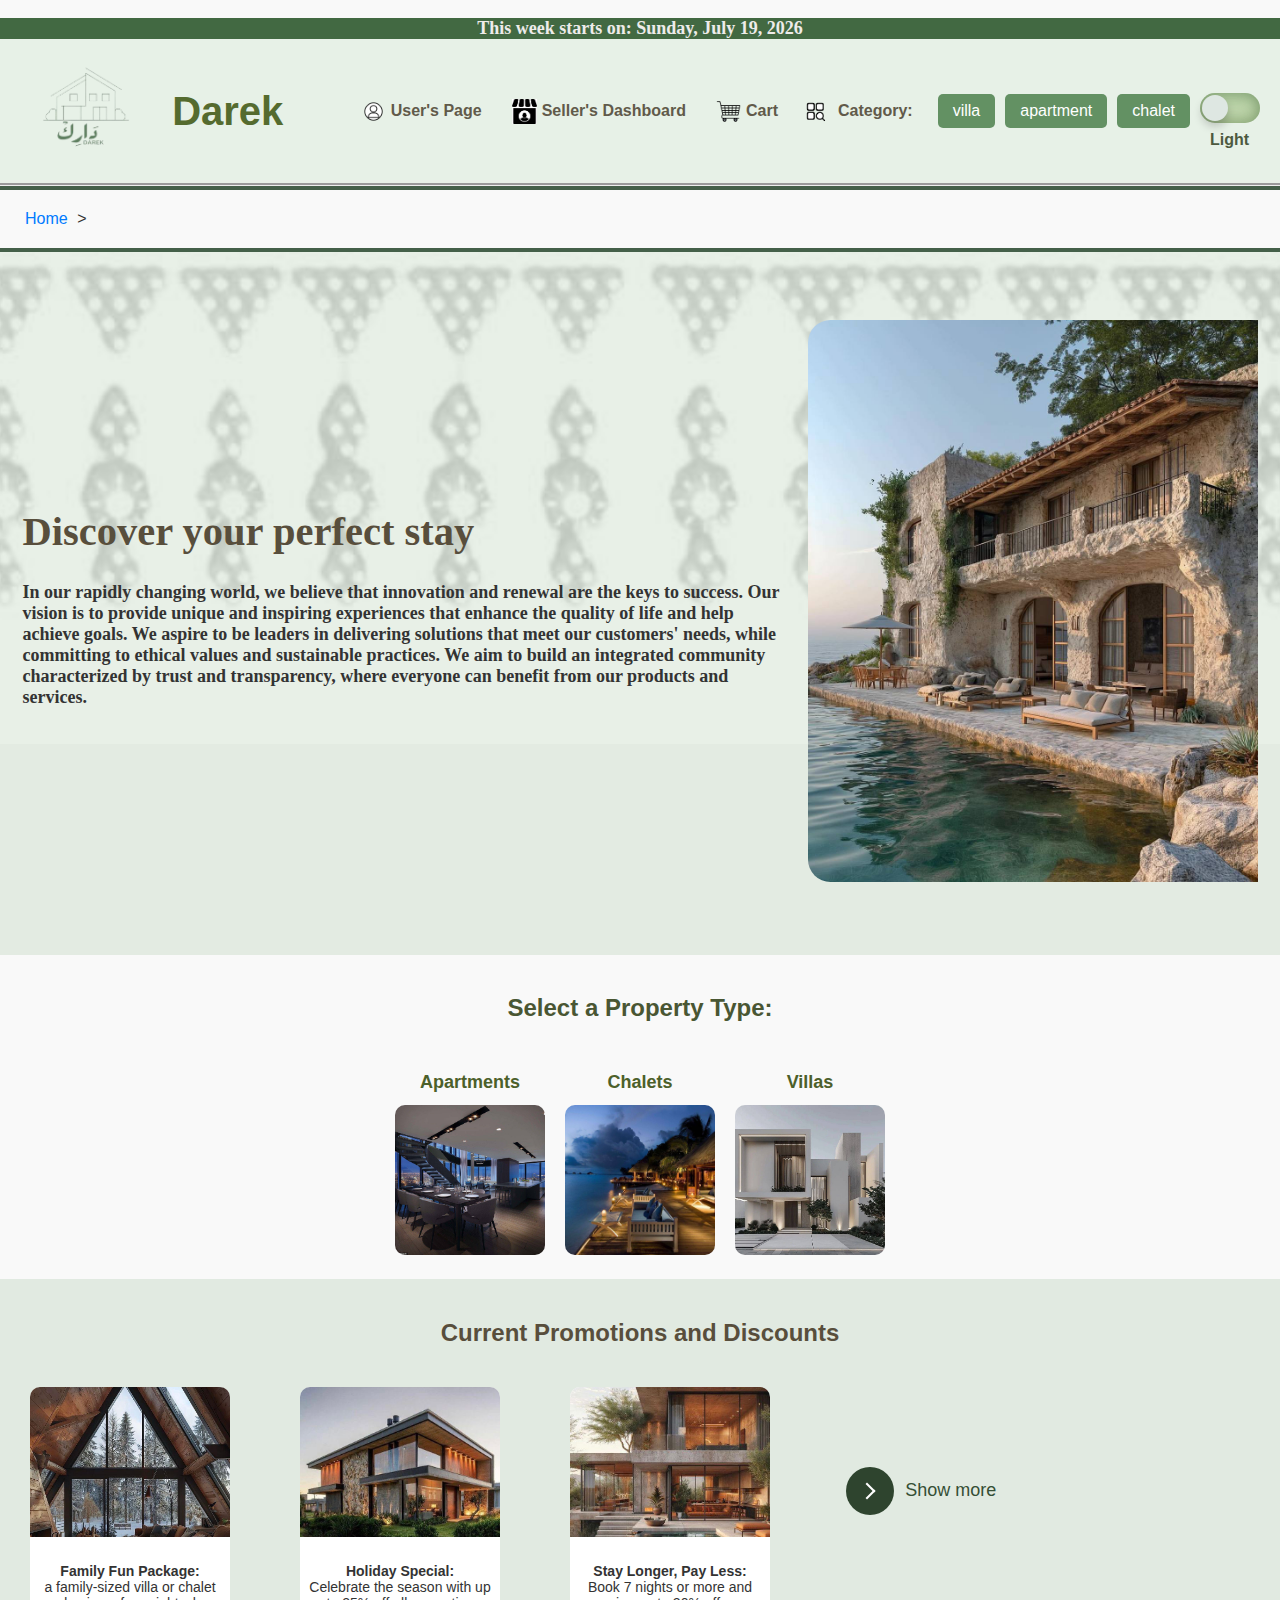
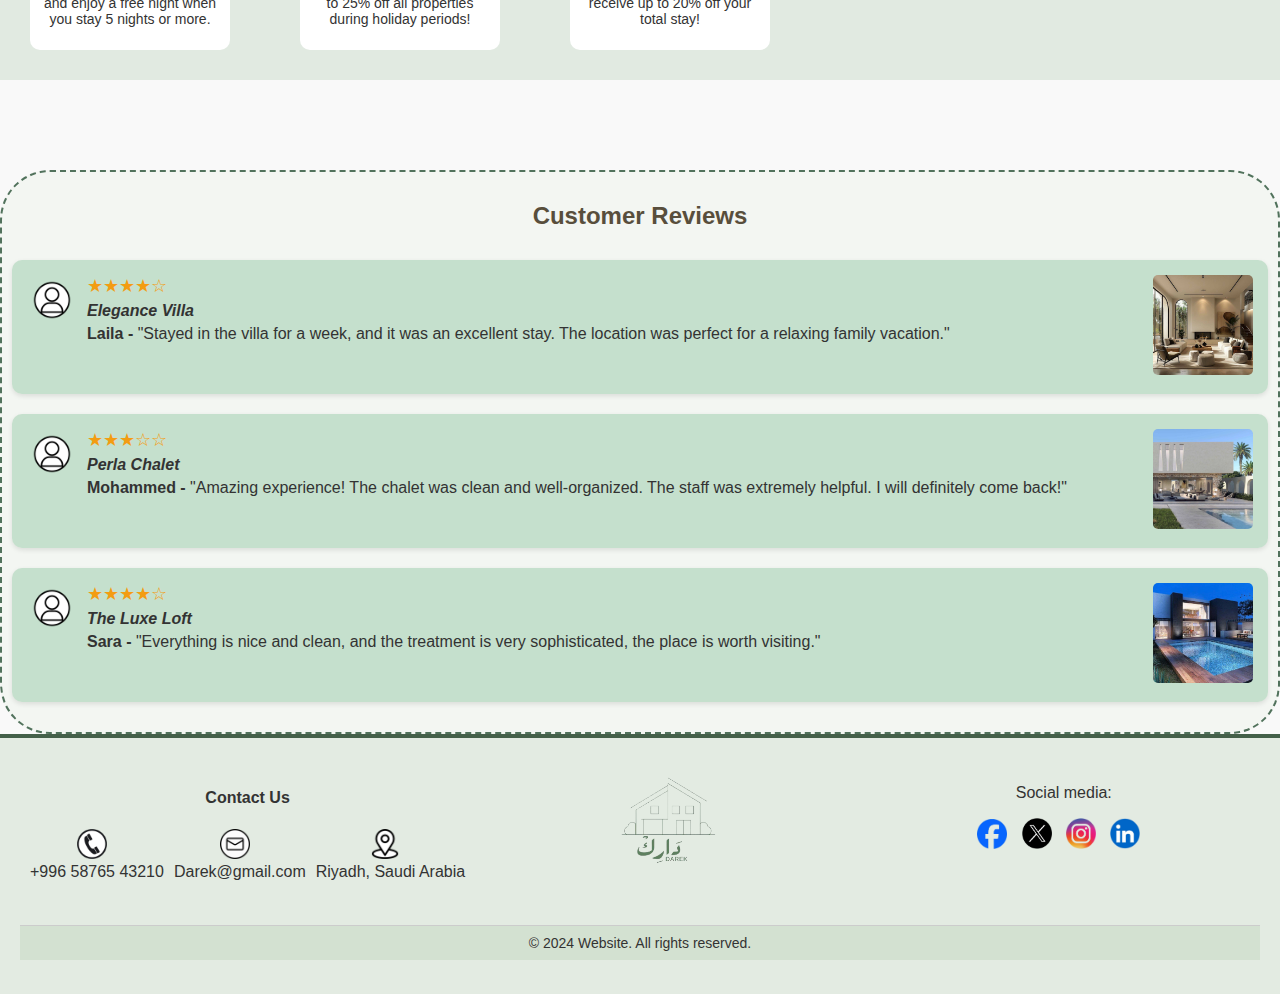
<file: Web/web1/index.html>
<!DOCTYPE html>
<html lang="en">
<head>
    <meta charset="UTF-8">
    <meta name="viewport" content="width=device-width, initial-scale=1.0">
    <title>Darek</title>
    <link rel="stylesheet" href="styles.css">
</head>
<body>
     <div>
            <!-- Display current week's date -->
          <p id="weekStartDate" style="font-family: Copperplate, Papyrus, fantasy;
           font-size: large; font-weight: bold; color: #eeecea; text-align: center; "></p>
      </div>
    <header>

        <div class="header-container-1">
            <a href="index.html" class="logo-1 " accesskey="l">
                <img src="images/logo1.png" alt="Logo" class="logo-toggle">
            </a>
            <span class="dark-text-1"><strong>Darek</strong></span>
            
            <div class="header-right-1">
                <a href="user-page.html" class="nav-link-1" accesskey="u">
                    <img src="images/userIcon1.png" alt="User Page" class="icon-1">
                    <strong>User's Page</strong>
                </a>
                <a href="seller'sdashboard.html" class="nav-link-1" accesskey="s">
                    <img src="images/dashboard-icon.jpg" alt="Seller's Dashboard" class="icon-1">
                    <strong>Seller's Dashboard</strong>
                </a>
                <a href="cart.html" class="nav-link-1" accesskey="r" id="cart-page-link">
                    <img src="images/cart1.png" alt="Cart" class="icon-1" >
                    <strong>Cart</strong>
                </a>

                    <img src="images/catagory1.png" alt="Category" class="icon-1">
                    <strong>Category:</strong>
    
                
                <div class="button-container-1">
                    <a href="Villa.html" class="button-link-1" accesskey="v">villa </a>
                    <a href="apartment.html" class="button-link-1" accesskey="a">apartment</a>
                    <a href="chalet.html" class="button-link-1" accesskey="c">chalet</a>
                </div>
            </div>

            <div class="toggle-container-1">
                <input type="checkbox" class="checkbox" id="dark-mode-1">
                <label for="dark-mode-1" class="label-1"></label>
                <div class="background-1"></div>
                <span id="mode-text">Light</span> 
            </div>
            
        </div>
    </header>	
     <!--path of the page-->
  
     <hr>
     <nav class="breadcrumb-1">
        <a href="index.html" accesskey="h">Home</a> &gt;
     </nav>
     <hr>

      <section class="vision-1">
        <div class="vision-content-1">
            <h1>Discover your perfect stay</h1>
            <p><strong>In our rapidly changing world, we believe that innovation and renewal are the keys to success. Our vision is to provide unique and inspiring experiences that enhance the quality of life and help achieve goals. We aspire to be leaders in delivering solutions that meet our customers' needs, while committing to ethical values and sustainable practices. We aim to build an integrated community characterized by trust and transparency, where everyone can benefit from our products and services.</strong></p>
        </div>
        <div class="vision-image-1">
            <img src="images/vision.jpg" alt="Vision Image" >
        </div>
      </section>
     <section class="property-types-1">
      <h2 class="property-title-1">Select a Property Type:</h2> 
      <div class="property-buttons-1">
        <div class="property-button-1">
            <label>Apartments</label>
            <a href="apartment.html">
                <img src="images/apartment.jpg" alt="Apartments" >
            </a>
        </div>

        <div class="property-button-1">
            <label>Chalets</label>
            <a href="chalet.html">
                <img src="images/chalet.jpg" alt="Chalets" >
            </a>
        </div>

        <div class="property-button-1">
            <label>Villas</label>
            <a href="Villa.html">
                <img src="images/villa.jpg" alt="Villas" >
            </a>
        </div>
      </div>
       </section>
    
       <section class="promotions-1">
        <h2 class="promotion-title-1">Current Promotions and Discounts</h2>
       <div class="promotion-slider-1">

        <div class="promotion-item-1">
            <img src="images/offer1.jpg" alt="Offer 1" class="promotion-image-1" >
            <p class="promotion-text-1"><strong>Family Fun Package:</strong> <br> a family-sized villa or chalet and enjoy a free night when you stay 5 nights or more.</p>
        </div>

        <div class="promotion-item-1">
            <img src="images/offer2.jpg" alt="Offer 2" class="promotion-image-1" >
            <p class="promotion-text-1"><strong>Holiday Special:</strong> <br>Celebrate the season with up to 25% off all properties during holiday periods!</p>
        </div>

        <div class="promotion-item-1">
            <img src="images/offer3.jpg" alt="Offer 3" class="promotion-image-1" >
            <p class="promotion-text-1"><strong>Stay Longer, Pay Less:</strong><br> Book 7 nights or more and receive up to 20% off your total stay!</p>
        </div>

        <div class="promotion-item-1 hidden">
            <img src="images/offer4.jpg" alt="Offer 4" class="promotion-image-1" >
            <p class="promotion-text-1"><strong>Last-Minute Deal:</strong> <br>Need a quick escape? Get 10% off on bookings made within 48 hours of check-in!</p>
        </div>

        <div class="promotion-item-1 hidden">
            <img src="images/offer5.jpg" alt="Offer 5" class="promotion-image-1" >
            <p class="promotion-text-1"><strong>Seasonal Discount:</strong> <br>Enjoy special discounts on beachfront villas during summer or mountain chalets in winter, up to 30% off!</p>
        </div>

        <div class="promotion-item-1 hidden">
            <img src="images/offer6.jpg" alt="Offer 6" class="promotion-image-1" >
            <p class="promotion-text-1"><strong>Weekend Getaway Special:</strong><br> Enjoy a 10% discount on weekend bookings (Friday to Sunday) for all properties!</p>
        </div>

            
        <div class="container ">
            <button id="show" onclick="showMoreOffers()">
                <span class="circle">
                    <span class="icon arrow"> </span>
                </span>
                <span class="text">Show more</span>
            </button>

        </div>

        </div>
       </section>

       <br><br><br><br><br>

        
       <section class="reviews-1">
        <h2>Customer Reviews</h2>
    
        <!-- Review 1 -->
        <div class="review-1" data-customer="Laila" data-product="Elegance Villa" data-rate="★★★★☆" data-feedback="Stayed in the villa for a week, and it was an excellent stay. The location was perfect for a relaxing family vacation.">
            <div class="review-content-1">
                <img src="images/userIcon1.png" alt="User Icon" class="profile-icon-1">
                <div class="review-details-1">
                    <span class="stars-1">★★★★☆</span>
                    <p><strong><em>Elegance Villa</em></strong></p>
                    <p><strong>Laila -</strong> "Stayed in the villa for a week, and it was an excellent stay. The location was perfect for a relaxing family vacation."</p>
                </div>
            </div>
            <div class="small-image-container-1">
                <img src="images/review-image1.jpg" alt="Review Image" class="small-review-image-1">
            </div>
        </div>
    
        <!-- Review 2 -->
        <div class="review-1" data-customer="Mohammed" data-product="Perla Chalet" data-rate="★★★☆☆" data-feedback="Amazing experience! The chalet was clean and well-organized. The staff was extremely helpful. I will definitely come back!">
            <div class="review-content-1">
                <img src="images/userIcon1.png" alt="User Icon" class="profile-icon-1">
                <div class="review-details-1">
                    <span class="stars-1">★★★☆☆</span>
                    <p><strong><em>Perla Chalet</em></strong></p>
                    <p><strong>Mohammed -</strong> "Amazing experience! The chalet was clean and well-organized. The staff was extremely helpful. I will definitely come back!"</p>
                </div>
            </div>
            <div class="small-image-container-1">
                <img src="images/review-image2.jpg" alt="Review Image" class="small-review-image-1">
            </div>
        </div>
    
        <!-- Review 3 -->
        <div class="review-1" data-customer="Sara" data-product="The Luxe Loft" data-rate="★★★★☆" data-feedback="Everything is nice and clean, and the treatment is very sophisticated, the place is worth visiting.">
            <div class="review-content-1">
                <img src="images/userIcon1.png" alt="User Icon" class="profile-icon-1">
                <div class="review-details-1">
                    <span class="stars-1">★★★★☆</span>
                    <p><strong><em>The Luxe Loft</em></strong></p>
                    <p><strong>Sara -</strong> "Everything is nice and clean, and the treatment is very sophisticated, the place is worth visiting."</p>
                </div>
            </div>
            <div class="small-image-container-1">
                <img src="images/review-image3.jpg" alt="Review Image" class="small-review-image-1">
            </div>
        </div>
    
        <!-- Tooltip container for displaying additional details on hover -->
        <div id="tooltip" class="review-tooltip"></div>
       </section>

        <hr >

        <footer>
            <div class="footer-left-1">
                <h4>Contact Us</h4>
                <div class="contact-info-1">
                    <div class="contact-item-1">
                        <img src="images/phone1.png" alt="Phone Icon">
                        <span class="single-line-1">+996 58765 43210</span>
                    </div>
                    <div class="contact-item-1">
                        <img src="images/mail-icon.png" alt="Email Icon">
                        <span class="single-line-1">Darek@gmail.com</span>
                    </div>
                    <div class="contact-item-1">
                        <img src="images/location1.png" alt="Location Icon">
                        <span class="single-line-1">Riyadh, Saudi Arabia</span>
                    </div>
                </div>
            </div>
            
            <div class="footer-center-1">
                <a href="index.html">
                <img src="images/logo1.png" alt="Logo" class="footer-logo-1 logo-toggle" >
            </a>
            </div>
            
            <div class="footer-right-1">
                <p>Social media:</p>
                <div class="social-icons-1">
                    
                    <img src="images/facebook1.png" alt="Facebook">
                    <img src="images/X1.png" alt="Twitter">
                    <img src="images/instagram1.png" alt="Instagram">
                    <img src="images/linkedin1.png" alt="LinkedIn">
                </div>
            </div>
            
            <div class="footer-bottom-1">
                <p>&copy; 2024 Website. All rights reserved.</p>
            </div>
        </footer>
        <script src="script.js"></script>
</body>
</html>
</file>
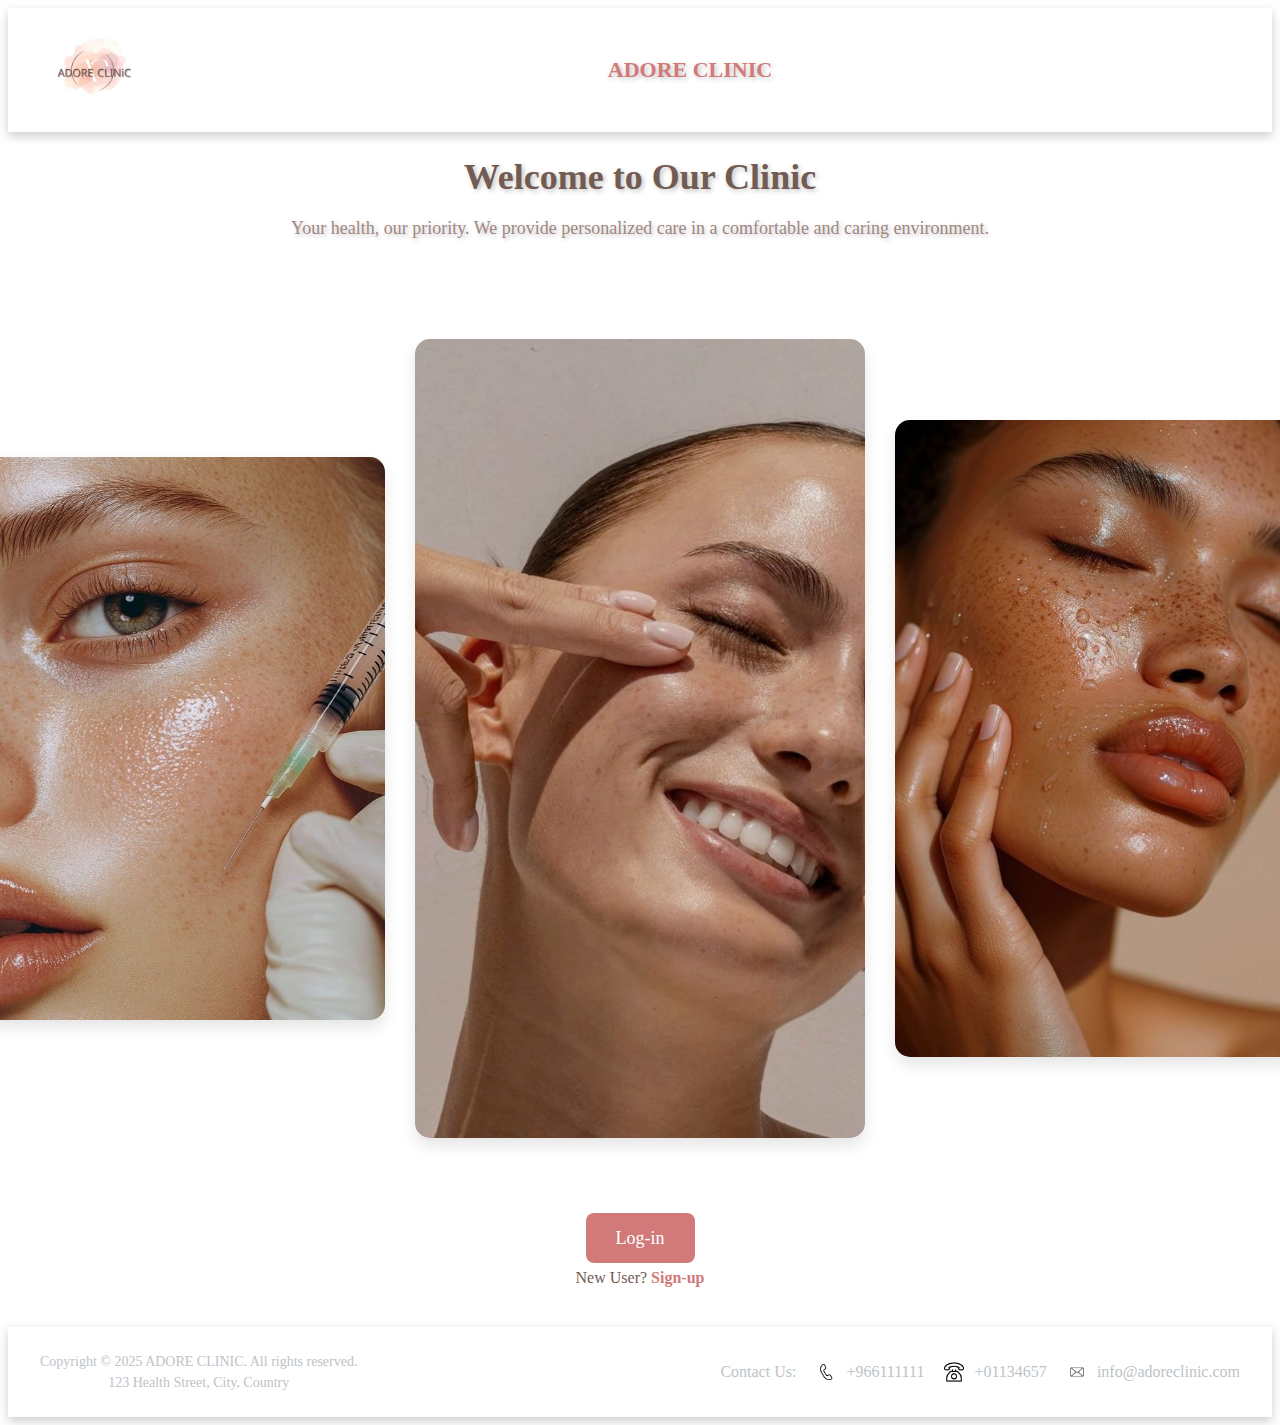
<file: Web/web2/index.html>
<!DOCTYPE html>

<html lang="en">

<head>
    <meta charset="UTF-8">
    <meta name="viewport" content="width=device-width, initial-scale=1.0">
    <link rel="stylesheet" href="stylesheet.css">    
    <title>Homepage</title>
</head>

<body id="homepage-body">
<header>
    <a href="https://adoreclinic.infinityfreeapp.com/web2-main/index.html"><img src="image/logo.jpg" alt="logo" class="logo"></a>
    <p id="webName">ADORE CLINIC</p>
</header>

<main>
    <div id="clinic-info-Homepage">
        <h1>Welcome to Our Clinic</h1>
        <p>Your health, our priority. We provide personalized care in a comfortable and caring environment.</p>
    </div>

    <div id="image-container-Homepage">
        <img src="image/image1.jpg" alt="Image">
        <img src="image/image.jpg" alt="Image">
        <img src="image/image2.jpg" alt="Image">
    </div>

    <div id="home-container-Homepage">
        <a href="login.html" id="login-btn-Homepage">Log-in</a>
        <div id="signup-link-Homepage">New User? <a href="signup.php">Sign-up</a></div>
    </div>
</main>

<footer>
    <div class="footer-container">
        <div class="footer-info">
            <p>Copyright &copy; 2025 ADORE CLINIC. All rights reserved.</p>
            <p>123 Health Street, City, Country</p>
        </div>
        <div class="contact-info">
                <p>Contact Us:</p>
                <div class="contact-item">
                    <img src="image\phone.png" alt="Phone Icon" class="icon">
                    <span>+966111111</span>
                </div>
                <div class="contact-item">
                    <img src="image\telephone.png" alt="Mobile Icon" class="icon">
                    <span>+01134657</span>
                </div>
                <div class="contact-item">
                    <img src="image\Email.png" alt="Email Icon" class="icon">
                    <span>info@adoreclinic.com</span>
                </div>
        </div>
    </div>
</footer>
</body>

</html>
</file>
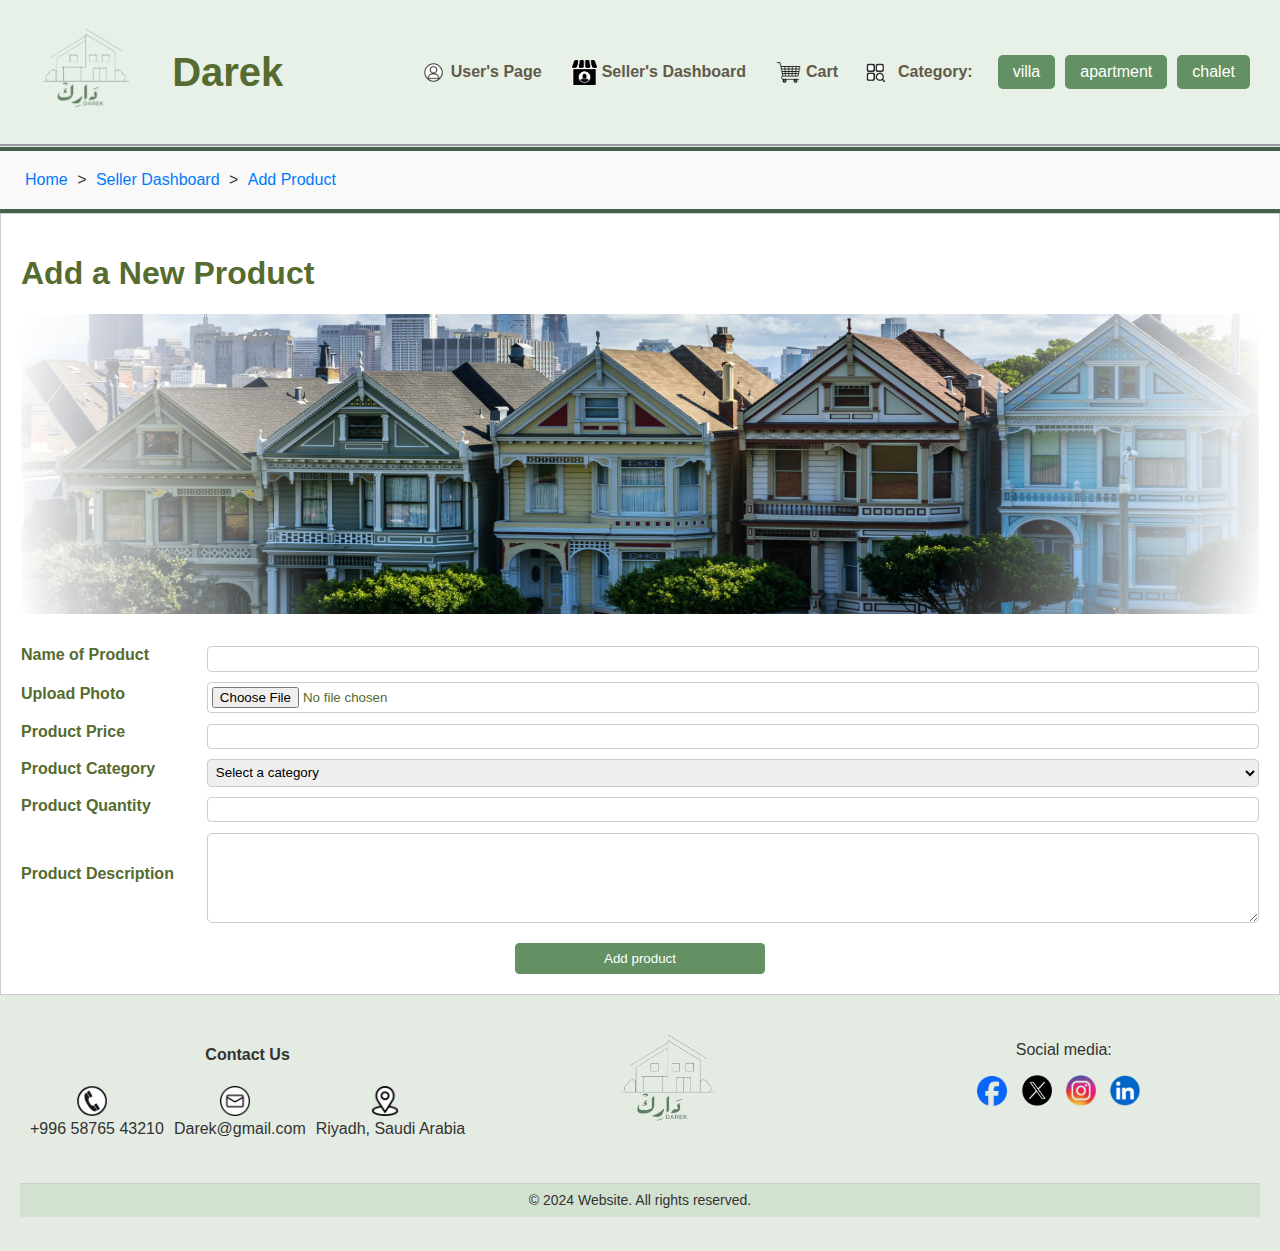
<file: Web/web1/AddProductPage.html>
<!DOCTYPE html>
<html lang="en">  
    <head>
        <meta charset="UTF-8">
         <title>Add a new product page</title>
        <link rel="stylesheet" href="styles.css">
        <script src="script.js" defer></script> 
    </head>

<body>
    <header>
        <div class="header-container-1">
            
            <a href="index.html" class="logo-1" accesskey="h">
                <img src="images/logo1.png" alt="Logo">
            </a>
            <span class="dark-text-1"><strong>Darek</strong></span>
    
            
            <div class="header-right-1">
                <a href="user-page.html" class="nav-link-1" accesskey="u">
                    <img src="images/userIcon1.png" alt="User Page" class="icon-1">
                    <strong>User's Page</strong>
                </a>
                <a href="seller'sdashboard.html" class="nav-link-1" accesskey="s">
                    <img src="images/dashboard-icon.jpg" alt="Seller's Dashboard" class="icon-1">
                    <strong>Seller's Dashboard</strong>
                </a>
                <a href="cart.html" class="nav-link-1" accesskey="r" id="cart-page-link">
                    <img src="images/cart1.png" alt="Cart" class="icon-1">
                    <strong>Cart</strong>
                </a>

                    <img src="images/catagory1.png" alt="Category" class="icon-1">
                    <strong>Category:</strong>
    
                
                <div class="button-container-1">
                    <a href="Villa.html" class="button-link-1" accesskey="v">villa </a>
                    <a href="apartment.html" class="button-link-1" accesskey="a">apartment</a>
                    <a href="chalet.html" class="button-link-1" accesskey="c">chalet</a>
                </div>
            </div>
        </div>
    </header>	
 
    <hr style="border: 2px solid  #446049; width: 100%;" >

    <nav class="breadcrumb-1">
       <a href="index.html" accesskey="h">Home</a> &gt;
       <a href="seller'sdashboard.html" accesskey="s">Seller Dashboard</a> &gt; 
       <a href="AddProductPage.html">Add Product</a>
    </nav>

    <hr style="border: 2px solid  #446049; width: 100%;" >
  
  <main>
    <section class="product-form">
        <h1>Add a New Product</h1>
        <div class="form-container">
            <div class="product-image"> 
                <img src="images/houses.jpg" alt="Product Image" class="product-image-placeholder">
            </div>
<br>

            <form action="#" method="post" id ="productForm">
                <div class="form-row">
                    <label for="product-name">Name of Product</label>
                    <input type="text" name="product-name" id="product-name" accesskey="n">
                </div>
            
                <div class="form-row">
                    <label for="product-photo">Upload Photo</label>
                    <input type="file" name="product-photo" id="product-photo" accesskey="u">
                </div>

                <div class="form-row">
                    <label for="product-price">Product Price</label>
                    <input type="number" name="product-price" id= "product-price" accesskey="p">
                </div>
            
                <div class="form-row">
                    <label for="product-category">Product Category</label>
                    <select name="product-category" id="product-category"  accesskey="t">
                        <option value="">Select a category</option>
                        <option value="villa">Villa</option>
                        <option value="apartment">Apartment</option>
                        <option value="chalet">Chalet</option>
                    </select>
                </div>
            
                <div class="form-row">
                    <label for="product-quantity">Product Quantity</label>
                    <input type="number" name="product-quantity" id="product-quantity" accesskey="q">
                </div>

                <div class="form-row">
                    <label for="product-description">Product Description</label>
                    <textarea name="product-description" accesskey="k" id="product-description"></textarea>
                </div>

                <div class="button-container">
                    <button type="button" class="button-APP" onclick="addProduct()">Add product</button>
                </div>
            </form>
        </div>
    </section>
</main>

<footer>
    <div class="footer-left-1">
        <h4>Contact Us</h4>
        <div class="contact-info-1">
            <div class="contact-item-1">
                <img src="images/phone1.png" alt="Phone Icon">
                <span class="single-line-1">+996 58765 43210</span>
            </div>
            <div class="contact-item-1">
                <img src="images/mail-icon.png" alt="Email Icon">
                <span class="single-line-1">Darek@gmail.com</span>
            </div>
            <div class="contact-item-1">
                <img src="images/location1.png" alt="Location Icon">
                <span class="single-line-1">Riyadh, Saudi Arabia</span>
            </div>
        </div>
    </div>
    
    <div class="footer-center-1">
        <a href="index.html">
        <img src="images/logo1.png" alt="Logo" class="footer-logo-1">
    </a>
    </div>
    
    <div class="footer-right-1">
        <p>Social media:</p>
        <div class="social-icons-1">
            
            <img src="images/facebook1.png" alt="Facebook">
            <img src="images/X1.png" alt="Twitter">
            <img src="images/instagram1.png" alt="Instagram">
            <img src="images/linkedin1.png" alt="LinkedIn">
        </div>
    </div>
    
    <div class="footer-bottom-1">
        <p>&copy; 2024 Website. All rights reserved.</p>
    </div>
</footer>
</body>
</html>
</file>
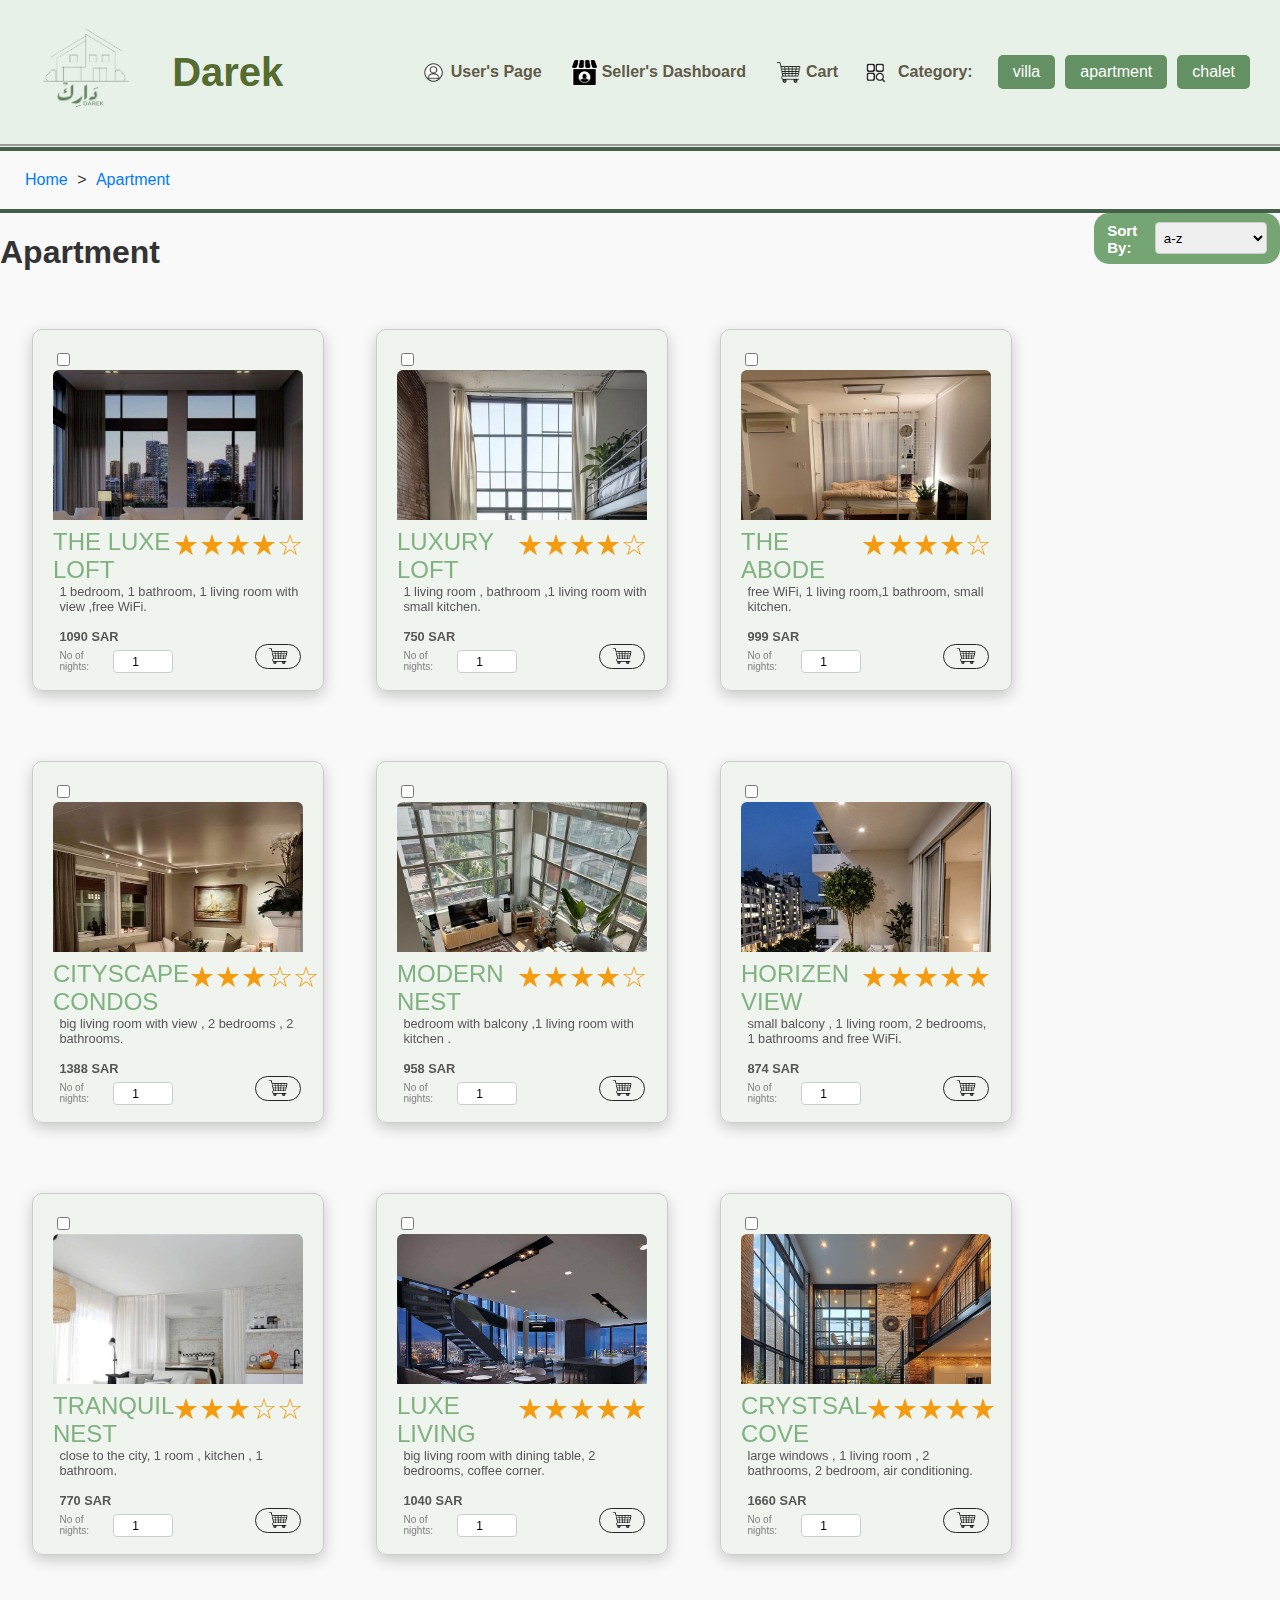
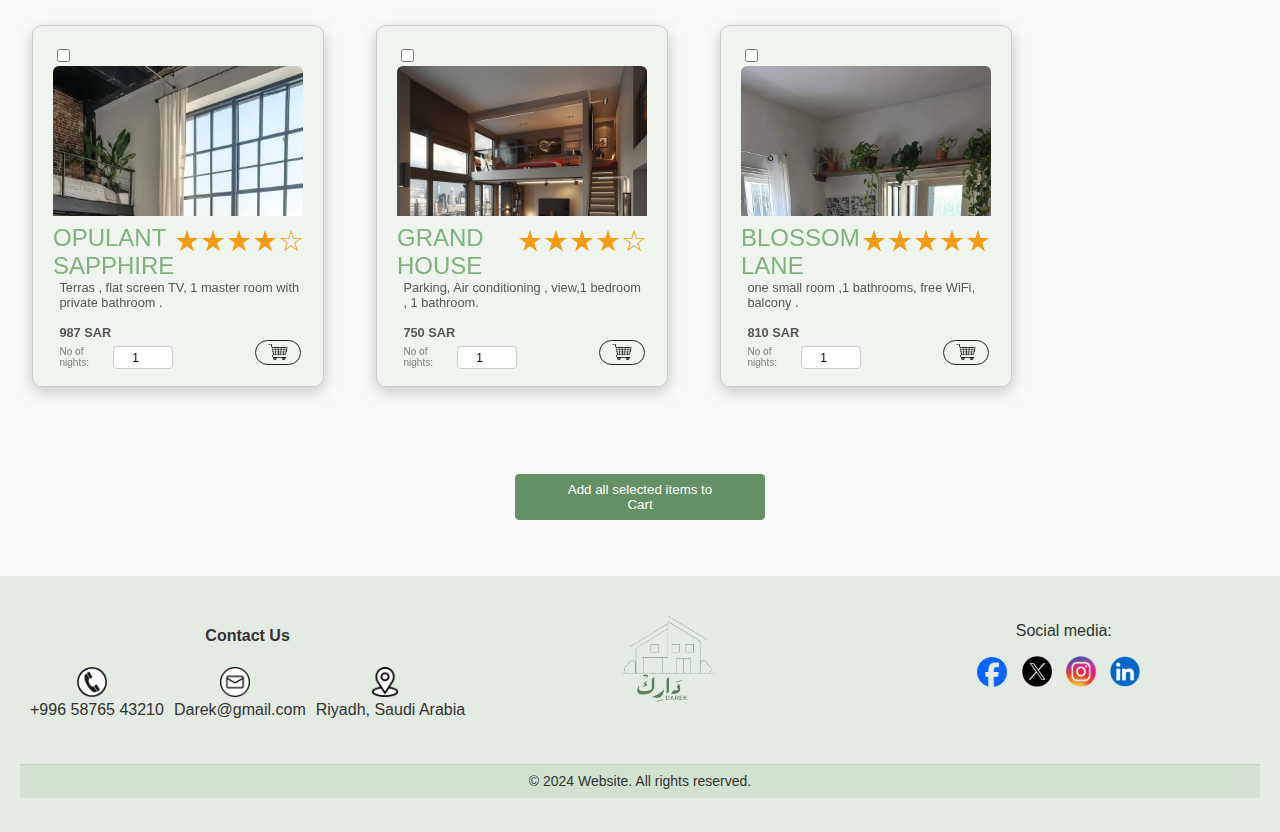
<file: Web/web1/apartment.html>
<!DOCTYPE html>
<html lang="en">

  <head>
    <meta charset="utf-8">
    <meta name="viewport" content="width=device-width, initial-scale=1.0">
    <title> Apartments </title>
	<link rel="stylesheet" href="styles.css">

  </head>
 
<body>      
<header>
        <div class="header-container-1">
            
            <a href="index.html" class="logo-1">
                <img src="images/logo1.png" alt="Logo" accesskey="l">
            </a>
            <span class="dark-text-1"><strong>Darek</strong></span>
    
            
            <div class="header-right-1">
                <a href="user-page.html" class="nav-link-1" accesskey="u">
                    <img src="images/userIcon1.png" alt="User Page" class="icon-1">
                    <strong>User's Page</strong>
                </a>
                <a href="seller'sdashboard.html" class="nav-link-1" accesskey="s">
                    <img src="images/dashboard-icon.jpg" alt="Seller's Dashboard" class="icon-1">
                    <strong>Seller's Dashboard</strong>
                </a>
                <a href="cart.html" class="nav-link-1" accesskey="r" id="cart-page-link">
                    <img src="images/cart1.png" alt="Cart" class="icon-1">
                    <strong>Cart</strong>
                </a>

                    <img src="images/catagory1.png" alt="Category" class="icon-1" accesskey="t">
                    <strong>Category:</strong>
    
                
                <div class="button-container-1">
                    <a href="Villa.html" class="button-link-1" accesskey="v">villa </a>
                    <a href="apartment.html" class="button-link-1" accesskey="a">apartment</a>
                    <a href="chalet.html" class="button-link-1" accesskey="c">chalet</a>
                </div>
            </div>
        </div>
    </header>	
     <!--path of the page-->
  
     <hr style="border: 2px solid  #446049; width: 100%;" >

     <nav class="breadcrumb-1">
        <a href="index.html" accesskey="h">Home</a> &gt;
		<a href="apartment.html">Apartment</a> 
     </nav>

     <hr style="border: 2px solid  #446049; width: 100%;" >
	 
  

     
	  
<div class="button-catagoryPage">
<label for="sort">Sort By:</label>
  <select name="sort" id="sort">
    <optgroup label="Name ">
      <option value="a-z">a-z</option>
      <option value="z-a">z-a</option>
    </optgroup>
    <optgroup label="price">
      <option value="low-to-high">low to high</option>
      <option value="high-to-low">high to low</option>
    </optgroup>
  </select>
</div>
 <h1>  Apartment  </h1>
 
 <br><br>
<div id="category-cards">



<div class="card-catagoryPage" data-image="catgoryimages/apartment1.jpeg" data-name="The Luxe Loft" data-price="1090">
    <input type="checkbox" class="product-checkbox">
    <div class="card-image-catagoryPage"> 
	   <img src= "catgoryimages/apartment1.jpeg" alt = "apartment" width = 250 height = 150>
	   
    </div>
    <div class="category-catagoryPage">The Luxe Loft 
			<span class="stars-catagoryPage">★★★★☆</span> </div>
    <div class="heading-catagoryPage"> 1 bedroom, 1 bathroom, 1 living room with view ,free WiFi.
	    <div class = "price-catagoryPage"> <br> 1090 SAR </div>
        <div class="date-catagoryPage"> No of nights:
        <input type="number" id="quantity-Delmar-villa" class="quantity-input" value="1" min="1" style="width: 5em; margin-right: 15em;">
		<div class="card-button-catagoryPage">
	      <input type="image" src="images/cart1.png" class="add-to-cart-image" alt="Book Now" style="margin-left:10px; margin-right:10px;" width="20" height="20">
        </div>
		
  </div>
		
    </div>
	
</div>  

<div class="card-catagoryPage" data-image="catgoryimages/studio1.jpeg" data-name="Luxury Loft" data-price="750">
    <input type="checkbox" class="product-checkbox">
    <div class="card-image-catagoryPage"> 
	   <img src= "catgoryimages/studio1.jpeg" alt = "apartment" width = 250 height = 150>
	   
    </div>
    <div class="category-catagoryPage">Luxury Loft 
			<span class="stars-catagoryPage">★★★★☆</span> </div>
    <div class="heading-catagoryPage"> 1 living room , bathroom ,1 living room with small kitchen.
	    <div class = "price-catagoryPage"> <br> 750 SAR </div>
        <div class="date-catagoryPage"> No of nights:
         <input type="number" id="quantity-Delmar-villa" class="quantity-input" value="1" min="1" style="width: 5em; margin-right: 15em;">
		<div class="card-button-catagoryPage">
	      <input type="image" src="images/cart1.png" class="add-to-cart-image" alt="Book Now" style="margin-left:10px; margin-right:10px;" width="20" height="20">
        </div>
		
  </div>
		
    </div>
	
</div> 

<div class="card-catagoryPage" data-image="catgoryimages/studio2.jpeg" data-name="The Abode" data-price="999">
    <input type="checkbox" class="product-checkbox">
    <div class="card-image-catagoryPage"> 
	   <img src= "catgoryimages/studio2.jpeg" alt = "studio" width = 250 height = 150>
	   
    </div>
    <div class="category-catagoryPage">The abode
			<span class="stars-catagoryPage">★★★★☆</span> </div>
    <div class="heading-catagoryPage"> free WiFi, 1 living room,1 bathroom, small kitchen. 
	    <div class = "price-catagoryPage"> <br> 999 SAR </div>
        <div class="date-catagoryPage"> No of nights:
         <input type="number" id="quantity-Delmar-villa" class="quantity-input" value="1" min="1" style="width: 5em; margin-right: 15em;">
        <div class="card-button-catagoryPage">
	      <input type="image" src="images/cart1.png" class="add-to-cart-image" alt="Book Now" style="margin-left:10px; margin-right:10px;" width="20" height="20">
        </div>
		
  </div>
		
    </div>
	
</div>   

<div class="card-catagoryPage" data-image="catgoryimages/apartment2.jpeg" data-name="Cityscape Condos" data-price="1388">
    <input type="checkbox" class="product-checkbox">
    <div class="card-image-catagoryPage"> 
	   <img src= "catgoryimages/apartment2.jpeg" alt = "apartment" width = 250 height = 150>
	   
    </div>
    <div class="category-catagoryPage">Cityscape condos 
			<span class="stars-catagoryPage">★★★☆☆</span> </div>
    <div class="heading-catagoryPage"> big living room with view , 2 bedrooms , 2 bathrooms.
	    <div class = "price-catagoryPage"> <br> 1388 SAR </div>
        <div class="date-catagoryPage"> No of nights:
         <input type="number" id="quantity-Delmar-villa" class="quantity-input" value="1" min="1" style="width: 5em; margin-right: 15em;">
		<div class="card-button-catagoryPage">
	      <input type="image" src="images/cart1.png"  class="add-to-cart-image" alt="Book Now" style="margin-left:10px; margin-right:10px;" width="20" height="20">
        </div>
		
  </div>
		
    </div>
	
</div> 	

 


<div class="card-catagoryPage" data-image="catgoryimages/apartment3.jpeg" data-name="Modern Nest" data-price="958">
    <input type="checkbox" class="product-checkbox">
    <div class="card-image-catagoryPage"> 
	   <img src= "catgoryimages/apartment3.jpeg" alt = "apartment" width = 250 height = 150>
	   
    </div>
    <div class="category-catagoryPage">modern nest
			<span class="stars-catagoryPage">★★★★☆</span> </div>
    <div class="heading-catagoryPage">  bedroom with balcony ,1 living room with kitchen .
	    <div class = "price-catagoryPage"> <br> 958 SAR </div>
        <div class="date-catagoryPage"> No of nights:
         <input type="number" id="quantity-Delmar-villa" class="quantity-input" value="1" min="1" style="width: 5em; margin-right: 15em;">
		<div class="card-button-catagoryPage">
	      <input type="image" src="images/cart1.png" class="add-to-cart-image" alt="Book Now" style="margin-left:10px; margin-right:10px;" width="20" height="20">
        </div>
		
  </div>
		
    </div>
	
</div>  

<div class="card-catagoryPage" data-image="catgoryimages/apartment4.jpeg" data-name="Horizen View" data-price="874">
    <input type="checkbox" class="product-checkbox">
    <div class="card-image-catagoryPage"> 
	   <img src= "catgoryimages/apartment4.jpeg" alt = "apartment" width = 250 height = 150>
	   
    </div>
    <div class="category-catagoryPage">horizen view 
			<span class="stars-catagoryPage">★★★★★</span> </div>
    <div class="heading-catagoryPage"> small balcony , 1 living room, 2 bedrooms, 1 bathrooms and free WiFi.
	    <div class = "price-catagoryPage"> <br> 874 SAR </div>
        <div class="date-catagoryPage"> No of nights:
         <input type="number" id="quantity-Delmar-villa" class="quantity-input" value="1" min="1" style="width: 5em; margin-right: 15em;"> 
		<div class="card-button-catagoryPage">
	      <input type="image" src="images/cart1.png" class="add-to-cart-image" alt="Book Now" style="margin-left:10px; margin-right:10px;" width="20" height="20">
        </div>
		
  </div>
		
    </div>
	
</div> 

<div class="card-catagoryPage"  data-image="catgoryimages/studio3.jpeg"data-name="Tranquil Nest" data-price="770">
    <input type="checkbox" class="product-checkbox">
    <div class="card-image-catagoryPage"> 
	   <img src= "catgoryimages/studio3.jpeg" alt = "Studio" width = 250 height = 150>
	   
    </div>
    <div class="category-catagoryPage">tranquil nest 
			<span class="stars-catagoryPage">★★★☆☆</span> </div>
    <div class="heading-catagoryPage">close to the city, 1 room , kitchen , 1 bathroom.
	    <div class = "price-catagoryPage"> <br> 770 SAR </div>
        <div class="date-catagoryPage"> No of nights:
         <input type="number" id="quantity-Delmar-villa" class="quantity-input" value="1" min="1" style="width: 5em; margin-right: 15em;">
		<div class="card-button-catagoryPage">
	      <input type="image" src="images/cart1.png" class="add-to-cart-image" alt="Book Now" style="margin-left:10px; margin-right:10px;" width="20" height="20">
        </div>
		
  </div>
		
    </div>
	
</div>   

<div class="card-catagoryPage" data-image="images/apartment.jpg" data-name="Luxe Living" data-price="1040">
    <input type="checkbox" class="product-checkbox">
    <div class="card-image-catagoryPage"> 
	   <img src= "images/apartment.jpg" alt = "apartment" width = 250 height = 150>
	   
    </div>
    <div class="category-catagoryPage">luxe living 
			<span class="stars-catagoryPage">★★★★★</span> </div>
    <div class="heading-catagoryPage"> big living room with dining table, 2  bedrooms, coffee corner.
	    <div class = "price-catagoryPage"> <br> 1040 SAR </div>
        <div class="date-catagoryPage"> No of nights:
         <input type="number" id="quantity-Delmar-villa" class="quantity-input" value="1" min="1" style="width: 5em; margin-right: 15em;">
		<div class="card-button-catagoryPage">
	      <input type="image" src="images/cart1.png" class="add-to-cart-image" alt="Book Now" style="margin-left:10px; margin-right:10px;" width="20" height="20">
        </div>
		
  </div>
		
    </div>
	
</div> 	

 


<div class="card-catagoryPage" data-image="catgoryimages/apartment7.jpeg" data-name="Crystsal Cove" data-price="1660">
    <input type="checkbox" class="product-checkbox">
    <div class="card-image-catagoryPage"> 
	   <img src= "catgoryimages/apartment7.jpeg" alt = "apartment" width = 250 height = 150>
	   
    </div>
    <div class="category-catagoryPage">crystsal cove
			<span class="stars-catagoryPage">★★★★★</span> </div>
    <div class="heading-catagoryPage"> large windows , 1 living room , 2 bathrooms, 2 bedroom, air conditioning.
	    <div class = "price-catagoryPage"> <br> 1660 SAR </div>
        <div class="date-catagoryPage"> No of nights:
         <input type="number" id="quantity-Delmar-villa" class="quantity-input" value="1" min="1" style="width: 5em; margin-right: 15em;">
		<div class="card-button-catagoryPage">
	      <input type="image" src="images/cart1.png" class="add-to-cart-image" alt="Book Now" style="margin-left:10px; margin-right:10px;" width="20" height="20">
        </div>
		
  </div>
		
    </div>
	
</div>  

<div class="card-catagoryPage" data-image="catgoryimages/apartment6.jpeg" data-name="Opulant Sapphire" data-price="987">
    <input type="checkbox" class="product-checkbox">
    <div class="card-image-catagoryPage"> 
	   <img src= "catgoryimages/apartment6.jpeg" alt = "apartment" width = 250 height = 150>
	   
    </div>
    <div class="category-catagoryPage">opulant sapphire
			<span class="stars-catagoryPage">★★★★☆</span> </div>
    <div class="heading-catagoryPage"> Terras , flat screen TV, 1 master room with private bathroom .
	    <div class = "price-catagoryPage"> <br> 987 SAR </div>
        <div class="date-catagoryPage"> No of nights:
         <input type="number" id="quantity-Delmar-villa" class="quantity-input" value="1" min="1" style="width: 5em; margin-right: 15em;">
		<div class="card-button-catagoryPage">
	      <input type="image" src="images/cart1.png"  class="add-to-cart-image" alt="Book Now" style="margin-left:10px; margin-right:10px;" width="20" height="20">
        </div>
		
  </div>
		
    </div>
	
</div> 

<div class="card-catagoryPage" data-image="catgoryimages/apartment8.jpeg" data-name="Grand House" data-price="750">
    <input type="checkbox" class="product-checkbox">
    <div class="card-image-catagoryPage"> 
	   <img src= "catgoryimages/apartment8.jpeg" alt = "apartment" width = 250 height = 150>
	   
    </div>
    <div class="category-catagoryPage">grand house 
			<span class="stars-catagoryPage">★★★★☆</span> </div>
    <div class="heading-catagoryPage"> Parking, Air conditioning , view,1 bedroom , 1 bathroom.
	    <div class = "price-catagoryPage"> <br> 750 SAR </div>
        <div class="date-catagoryPage"> No of nights:
         <input type="number" id="quantity-Delmar-villa" class="quantity-input" value="1" min="1" style="width: 5em; margin-right: 15em;">
		<div class="card-button-catagoryPage">
	      <input type="image" src="images/cart1.png"  class="add-to-cart-image" alt="Book Now" style="margin-left:10px; margin-right:10px;" width="20" height="20">
        </div>
		
  </div>
		
    </div>
	
</div>   

<div class="card-catagoryPage" data-image="catgoryimages/studio4.jpeg" data-name="Blossom Lane" data-price="810">
    <input type="checkbox" class="product-checkbox">
    <div class="card-image-catagoryPage"> 
	   <img src= "catgoryimages/studio4.jpeg" alt = "studio" width = 250 height = 150>
	   
    </div>
    <div class="category-catagoryPage">blossom lane 
			<span class="stars-catagoryPage">★★★★★</span> </div>
    <div class="heading-catagoryPage"> one small room ,1 bathrooms, free WiFi, balcony .
	    <div class = "price-catagoryPage"> <br> 810 SAR </div>
        <div class="date-catagoryPage"> No of nights:
         <input type="number" id="quantity-Delmar-villa" class="quantity-input" value="1" min="1" style="width: 5em; margin-right: 15em;">
		<div class="card-button-catagoryPage">
	      <input type="image" src="images/cart1.png"  class="add-to-cart-image" alt="Book Now" style="margin-left:10px; margin-right:10px;" width="20" height="20">
        </div>
		
  </div>
		
    </div>
	
</div> 	

</div> 
<!-- "Add to Cart" Button -->
<div class = "button-wrapper">
<button  class="add-to-cart-button-catagoryPage"> Add all selected items to Cart</button>
</div><br><br>
<!-- Confirmation Message (hidden by default) -->
<div id="confirmation-message" class="confirmation-message" style="display: none;">
    Products added to cart!
</div>

<!-- alert Message (hidden by default) -->
<div id="alert-message" class="alert-message" style="display: none;">
  Please select at least one product to add to the cart.
</div>

 <footer>
            <div class="footer-left-1">
                <h4>Contact Us</h4>
                <div class="contact-info-1">
                    <div class="contact-item-1">
                        <img src="images/phone1.png" alt="Phone Icon">
                        <span class="single-line-1">+996 58765 43210</span>
                    </div>
                    <div class="contact-item-1">
                        <img src="images/mail-icon.png" alt="Email Icon">
                        <span class="single-line-1">Darek@gmail.com</span>
                    </div>
                    <div class="contact-item-1">
                        <img src="images/location1.png" alt="Location Icon">
                        <span class="single-line-1">Riyadh, Saudi Arabia</span>
                    </div>
                </div>
            </div>
            
            <div class="footer-center-1">
                <a href="index.html">
                <img src="images/logo1.png" alt="Logo" class="footer-logo-1">
            </a>
            </div>
            
            <div class="footer-right-1">
                <p>Social media:</p>
                <div class="social-icons-1">
                    
                    <img src="images/facebook1.png" alt="Facebook">
                    <img src="images/X1.png" alt="Twitter">
                    <img src="images/instagram1.png" alt="Instagram">
                    <img src="images/linkedin1.png" alt="LinkedIn">
                </div>
            </div>
            
            <div class="footer-bottom-1">
                <p>&copy; 2024 Website. All rights reserved.</p>
            </div>
        </footer>
 
 <script src="script.js"></script>
   </body>
</html>
</file>
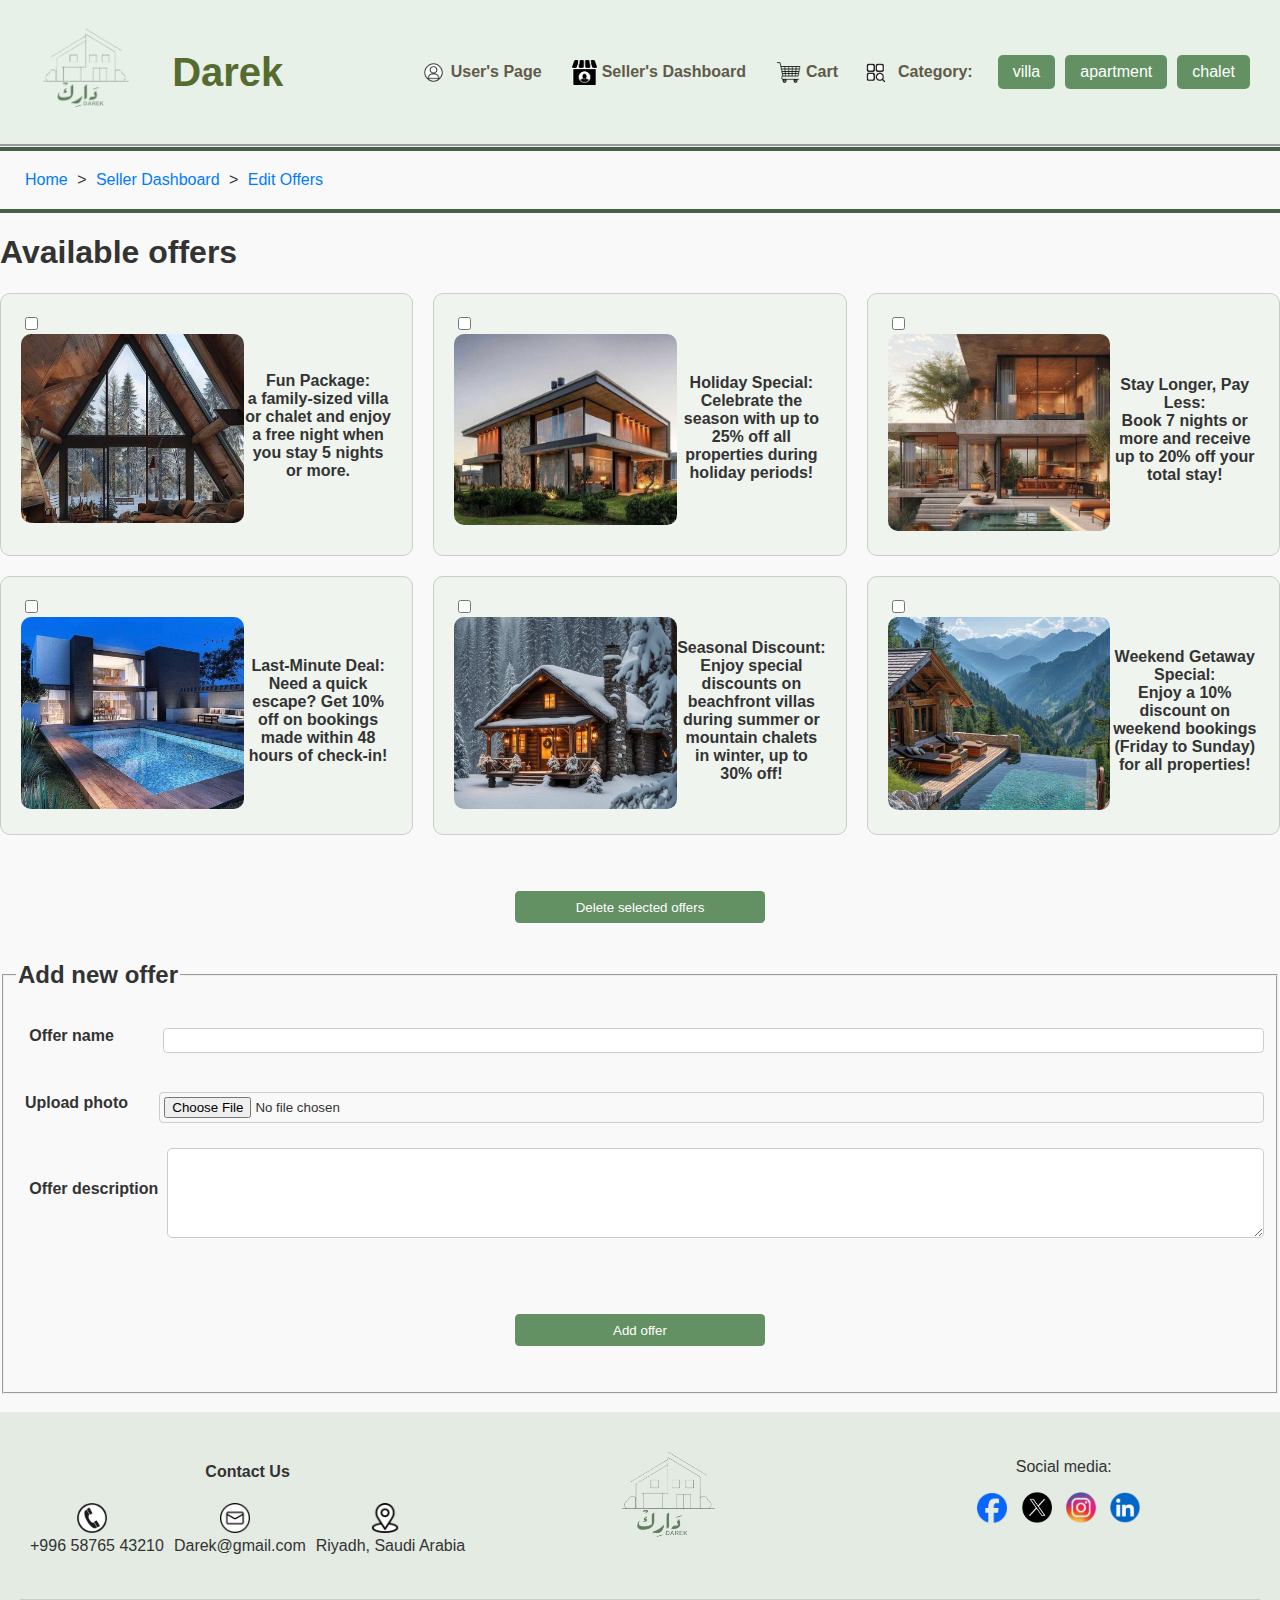
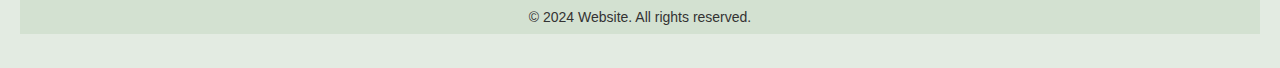
<file: Web/web1/EditOffersPage.html>
<!DOCTYPE html>
<html lang="en">
<head>
    <meta charset="UTF-8">
    <title>Edit Offers</title>
    <link rel="stylesheet" href="styles.css">
    <script src="script.js"></script>
</head>
<body>
    <script>
        window.onload = function() {
            loadOffers();
        };
    </script>
    <header>
        <div class="header-container-1">
            
            <a href="index.html" class="logo-1" accesskey="h">
                <img src="images/logo1.png" alt="Logo">
            </a>
            <span class="dark-text-1"><strong>Darek</strong></span>
    
            
            <div class="header-right-1">
                <a href="user-page.html" class="nav-link-1" accesskey="u">
                    <img src="images/userIcon1.png" alt="User Page" class="icon-1">
                    <strong>User's Page</strong>
                </a>
                <a href="seller'sdashboard.html" class="nav-link-1" accesskey="s">
                    <img src="images/dashboard-icon.jpg" alt="Seller's Dashboard" class="icon-1">
                    <strong>Seller's Dashboard</strong>
                </a>
                <a href="cart.html" class="nav-link-1" accesskey="r" id="cart-page-link">
                    <img src="images/cart1.png" alt="Cart" class="icon-1">
                    <strong>Cart</strong>
                </a>

                    <img src="images/catagory1.png" alt="Category" class="icon-1">
                    <strong>Category:</strong>
    
                
                <div class="button-container-1">
                    <a href="Villa.html" class="button-link-1" accesskey="v">villa </a>
                    <a href="apartment.html" class="button-link-1" accesskey="a">apartment</a>
                    <a href="chalet.html" class="button-link-1" accesskey="c">chalet</a>
                </div>
            </div>
        </div>
    </header>

    <hr style="border: 2px solid  #446049; width: 100%;" >

    <nav class="breadcrumb-1">
       <a href="index.html" accesskey="h">Home</a> &gt;
       <a href="seller'sdashboard.html" accesskey="s">Seller Dashboard</a> &gt; 
       <a href="EditOffersPage.html">Edit Offers</a>
    </nav>

    <hr style="border: 2px solid  #446049; width: 100%;" >

    
      <main>
        <section class="All-available-offers">

            <h1>Available offers</h1>

            <div class="modify-offers">

                <div class="The-Offer">
                    <div class="checkboxes"> <input type="checkbox" value="offers"></div>
                    <div class="offer-content">
                        <div class="offer-image"><img src="images/offer1.jpg" alt="Offer 1"></div>
                        <label><strong>Fun Package:</strong><br> a family-sized villa or chalet and enjoy a free night when you stay 5 nights or more.</label>
                    </div>
                </div>

                <div class="The-Offer">
                    <div class="checkboxes"> <input type="checkbox" value="offers"></div>                    
                    <div class="offer-content">
                        <div class="offer-image"><img src="images/offer2.jpg" alt="Offer 2"></div>
                        <label><strong>Holiday Special:</strong><br> Celebrate the season with up to 25% off all properties during holiday periods!</label>
                    </div>
                </div>
                <div class="The-Offer">
                    <div class="checkboxes"> <input type="checkbox" value="offers"></div>
                         <div class="offer-content">
                        <div class="offer-image"><img src="images/offer3.jpg" alt="Offer 3"></div>
                        <label><strong>Stay Longer, Pay Less:</strong><br> Book 7 nights or more and receive up to 20% off your total stay!</label>
                    </div>
                </div>
                <div class="The-Offer">
                    <div class="checkboxes"> <input type="checkbox" value="offers"></div>
                        <div class="offer-content">
                        <div class="offer-image"><img src="images/offer4.jpg" alt="Offer 4"></div>
                        <label><strong>Last-Minute Deal:</strong><br> Need a quick escape? Get 10% off on bookings made within 48 hours of check-in!</label>
                    </div>
                </div>
                <div class="The-Offer">
                    <div class="checkboxes"> <input type="checkbox" value="offers"></div>
                        <div class="offer-content">
                        <div class="offer-image"><img src="images/offer5.jpg" alt="Offer 5"></div>
                        <label><strong>Seasonal Discount:</strong><br> Enjoy special discounts on beachfront villas during summer or mountain chalets in winter, up to 30% off!</label>
                    </div>
                </div>
                <div class="The-Offer">
                    <div class="checkboxes"> <input type="checkbox" value="offers"></div>
                        <div class="offer-content">
                        <div class="offer-image"><img src="images/offer6.jpg" alt="Offer 6"></div>
                        <label><strong>Weekend Getaway Special:</strong><br> Enjoy a 10% discount on weekend bookings (Friday to Sunday) for all properties!</label>
                    </div>
                </div>
            </div>
        </section>

        <div class="modify-offers"></div>

        <br>
        <br>
        <div class="button-container">
            <button class="button-EOP" onclick="checkboxes()">Delete selected offers</button>
        </div>
<br>
<fieldset class="add-offer">
    <legend><h2>Add new offer</h2></legend>
    <form action="#" method="post" onsubmit="checkForms(event)" id="productForm">
        <div class="Add-new-offer-form">
        <div class="input-container">
          <pre><label for="offer-name">   Offer name           </label></pre>
            <input type="text" accesskey="n" name="offer-name" id="offer-name">
        </div>
        
        <div class="input-container">
           <pre><label for="offer-photo">  Upload photo       </label></pre>
            <input type="file" accesskey="p" name="offer-photo" id="offer-photo">
        </div>
        
        <div class="input-container">
           <pre><label for="offer-description">   Offer description  </label></pre>
            <textarea name="offer-description" accesskey="k" id="offer-description"></textarea>
        </div>
        
        <br>
        <br>

        <div class="button-container">
            <button type="submit" class="button-EOP">Add offer</button>
        </div>
    </div>
    </form> 
   <br>
   <br> 
</fieldset>
    </main>
<br>
<footer>
    <div class="footer-left-1">
        <h4>Contact Us</h4>
        <div class="contact-info-1">
            <div class="contact-item-1">
                <img src="images/phone1.png" alt="Phone Icon">
                <span class="single-line-1">+996 58765 43210</span>
            </div>
            <div class="contact-item-1">
                <img src="images/mail-icon.png" alt="Email Icon">
                <span class="single-line-1">Darek@gmail.com</span>
            </div>
            <div class="contact-item-1">
                <img src="images/location1.png" alt="Location Icon">
                <span class="single-line-1">Riyadh, Saudi Arabia</span>
            </div>
        </div>
    </div>
    
    <div class="footer-center-1">
        <a href="index.html">
        <img src="images/logo1.png" alt="Logo" class="footer-logo-1">
    </a>
    </div>
    
    <div class="footer-right-1">
        <p>Social media:</p>
        <div class="social-icons-1">
            
            <img src="images/facebook1.png" alt="Facebook">
            <img src="images/X1.png" alt="Twitter">
            <img src="images/instagram1.png" alt="Instagram">
            <img src="images/linkedin1.png" alt="LinkedIn">
        </div>
    </div>
    
    <div class="footer-bottom-1">
        <p>&copy; 2024 Website. All rights reserved.</p>
    </div>
</footer>

</body>
</html>
</file>
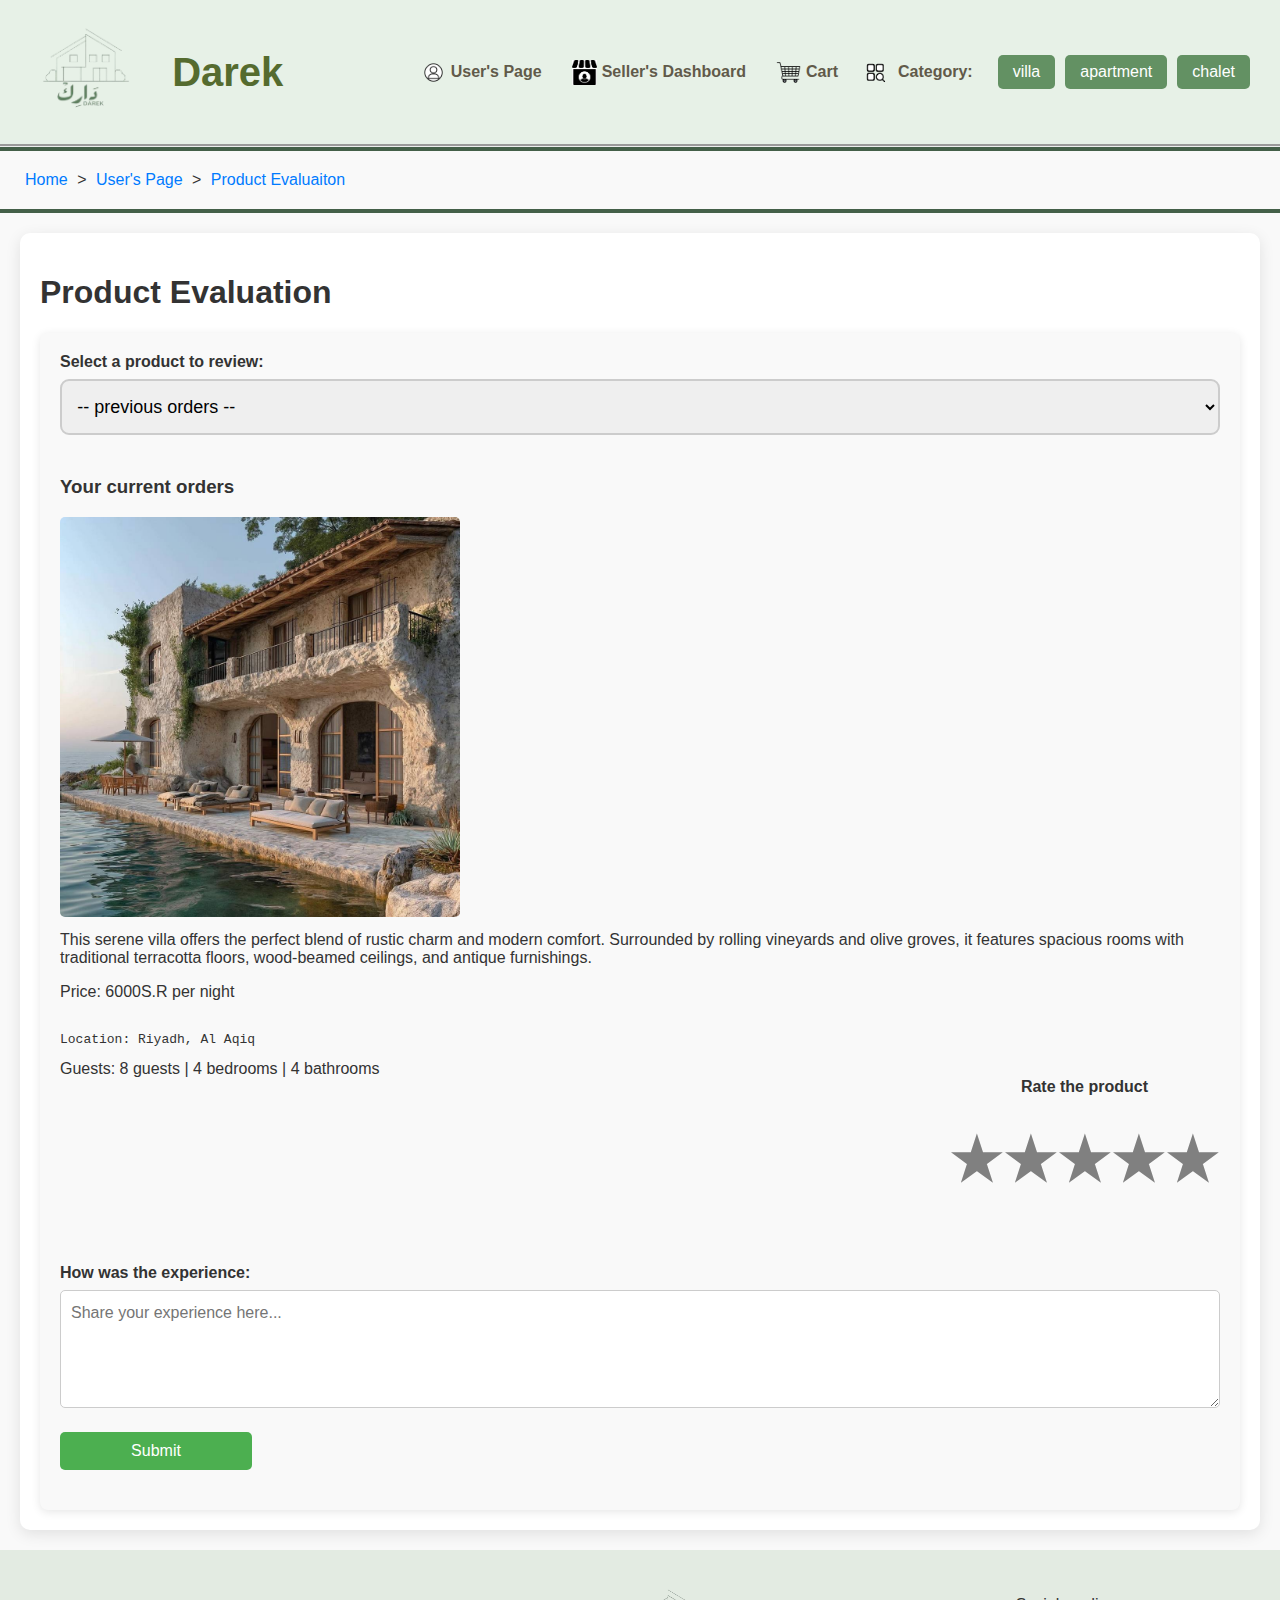
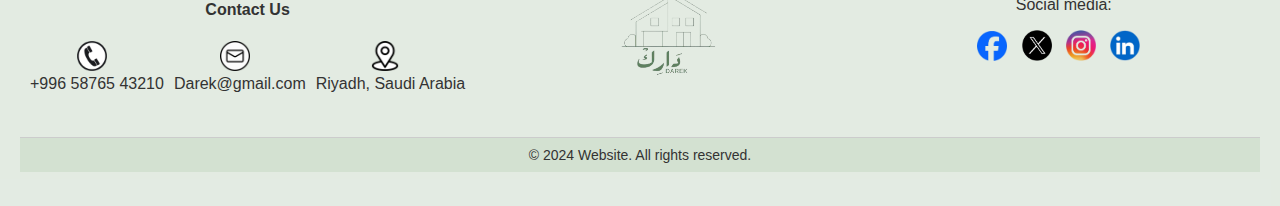
<file: Web/web1/Product Evaluation.html>
<!DOCTYPE html>
<html lang="en">
<head>
    <meta charset="UTF-8">
    <meta name="viewport" content="width=device-width, initial-scale=1.0">
    <title>Product Evaluation</title>
    <link rel="stylesheet" href="styles.css">
     <script src="script.js" defer></script>
    
</head>
<body>
   
 <header>
        <div class="header-container-1">
            
            <a href="index.html" class="logo-1" accesskey="H">
                <img src="images/logo1.png" alt="Logo">
            </a>
            <span class="dark-text-1"><strong>Darek</strong></span>
    
            
            <div class="header-right-1">
                <a href="user-page.html" class="nav-link-1" accesskey="u">
                    <img src="images/userIcon1.png" alt="User Page" class="icon-1">
                    <strong>User's Page</strong>
                </a>
                <a href="seller'sdashboard.html" class="nav-link-1" accesskey="s">
                    <img src="images/dashboard-icon.jpg" alt="Seller's Dashboard" class="icon-1">
                    <strong>Seller's Dashboard</strong>
                </a>
                <a href="cart.html" class="nav-link-1" accesskey="r" id="cart-page-link">
                    <img src="images/cart1.png" alt="Cart" class="icon-1">
                    <strong>Cart</strong>
                </a>

                    <img src="images/catagory1.png" alt="Category" class="icon-1">
                    <strong>Category:</strong>
    
                
                <div class="button-container-1">
                    <a href="Villa.html" class="button-link-1" accesskey="v">villa </a>
                    <a href="apartment.html" class="button-link-1" accesskey="a">apartment</a>
                    <a href="chalet.html" class="button-link-1" accesskey="c">chalet</a>
                </div>
            </div>
        </div>
    </header> 
    <!--path of the page-->
  
  <hr style="border: 2px solid  #446049; width: 100%;" >

     <nav class="breadcrumb-1">
        <a href="index.html">Home</a> &gt; 
		<a href="user-page.html">User's Page</a> &gt; 
		<a href="productEval.html">Product Evaluaiton</a>

     </nav>

      <hr style="border: 2px solid  #446049; width: 100%;" >
         
           <main class="productEval">
           <h1>Product Evaluation</h1>
           <div class="container-productEval">

    <div  id="selecting-productEval">
        <!-- Product Dropdown -->
          <div class="product-selection-section-productEval">
            <div class="productEvaluation-section-productEval">
             <label for="product-select-productEval">Select a product to review:</label>
              <select name="product" id="product-select-productEval">
                <option value="">-- previous orders --</option>
                <option value="product1">Booking #1326885796</option>
                <option value="product3">Booking #1922289798</option>
            </select>
             
              <div class="current-product-productEval">
               <h3>Your current orders</h3>
                <img src="images/vision.jpg" alt="villa" class="product-image-productEval" id="product-image">
                  <p id="product-description"> This serene villa offers the perfect blend of rustic charm and modern comfort. Surrounded by rolling vineyards and olive groves, 
                      it features spacious rooms with traditional terracotta floors, wood-beamed ceilings, and antique furnishings.</p>
                  <p id="product-price"> 
                      Price: 6000S.R per night<pre> 
Location: Riyadh, Al Aqiq </pre>
Guests: 8 guests | 4 bedrooms | 4 bathrooms
                 </div>
             
          
             <!-- Rating Section -->
        <div class="rating-section-productEval">
           <label id="Rate-text-productEval">Rate the product</label>
             <form action="#" method="post">
             <div class="stars-productEval">
                 <input type="radio" id="star5" name="rating" value="5">
            <label for="star5">★</label>

            <input type="radio" id="star4" name="rating" value="4">
            <label for="star4">★</label>

            <input type="radio" id="star3" name="rating" value="3">
            <label for="star3">★</label>

            <input type="radio" id="star2" name="rating" value="2">
            <label for="star2">★</label>

            <input type="radio" id="star1" name="rating" value="1">
            <label for="star1">★</label>
            </div>
        </form>

          
            <div id="reviwe-productEval">   
         <label>How was the experience:</label>
                <textarea id="experience-productEval" name="experience" rows="4" placeholder="Share your experience here..."></textarea>
                </div>
                
                
              </div>
            </div>
        </div>

        
        <!-- Submit Button -->
        <button class="submit-btn-productEval" type="submit">Submit</button>
    </div>
           </div>
        </main>
     
         
        


        <footer>
            <div class="footer-left-1">
                <h4>Contact Us</h4>
                <div class="contact-info-1">
                    <div class="contact-item-1">
                        <img src="images/phone1.png" alt="Phone Icon">
                        <span class="single-line-1">+996 58765 43210</span>
                    </div>
                    <div class="contact-item-1">
                        <img src="images/mail-icon.png" alt="Email Icon">
                        <span class="single-line-1">Darek@gmail.com</span>
                    </div>
                    <div class="contact-item-1">
                        <img src="images/location1.png" alt="Location Icon">
                        <span class="single-line-1">Riyadh, Saudi Arabia</span>
                    </div>
                </div>
            </div>
            
            <div class="footer-center-1">
                <a href="index.html">
                <img src="images/logo1.png" alt="Logo" class="footer-logo-1">
            </a>
            </div>
            
            <div class="footer-right-1">
                <p>Social media:</p>
                <div class="social-icons-1">
                    
                    <img src="images/facebook1.png" alt="Facebook">
                    <img src="images/X1.png" alt="Twitter">
                    <img src="images/instagram1.png" alt="Instagram">
                    <img src="images/linkedin1.png" alt="LinkedIn">
                </div>
            </div>
            
            <div class="footer-bottom-1">
                <p>&copy; 2024 Website. All rights reserved.</p>
            </div>
        </footer>
    
    <script>
        
        document.addEventListener("DOMContentLoaded", function () {
    const products = {
        product1: {
            image: "images/vision.jpg",
            description: "This serene villa offers the perfect blend of rustic charm and modern comfort. Surrounded by rolling vineyards and olive groves,it features spacious rooms with traditional terracotta floors, wood-beamed ceilings, and antique furnishings.",
            price: "6000S.R per night"
        },
        product2: {
            image: "images/offer2.jpg",
            description: "estled along pristine white sands, this luxury villa offers breathtaking ocean views and contemporary elegance. Floor-to-ceiling windows flood the space with natural light.",
            price: "5000S.R per night"
        }
    };

    const productSelect = document.getElementById("product-select-productEval");
    const productImage = document.getElementById("product-image");
    const productDescription = document.getElementById("product-description");
    const productPrice = document.getElementById("product-price");

    productSelect.addEventListener("change", function () {
        const selectedProduct = productSelect.value;

        if (products[selectedProduct]) {
            productImage.src = products[selectedProduct].image; // Update the image source
            productDescription.textContent = products[selectedProduct].description;
            productPrice.textContent = `Price: ${products[selectedProduct].price}`;
        } else {
            productImage.src = ""; // Clear the image source
            productDescription.textContent = "";
            productPrice.textContent = "";
        }
    });
});
        
    </script>
     
     
</body>
</html>
</file>
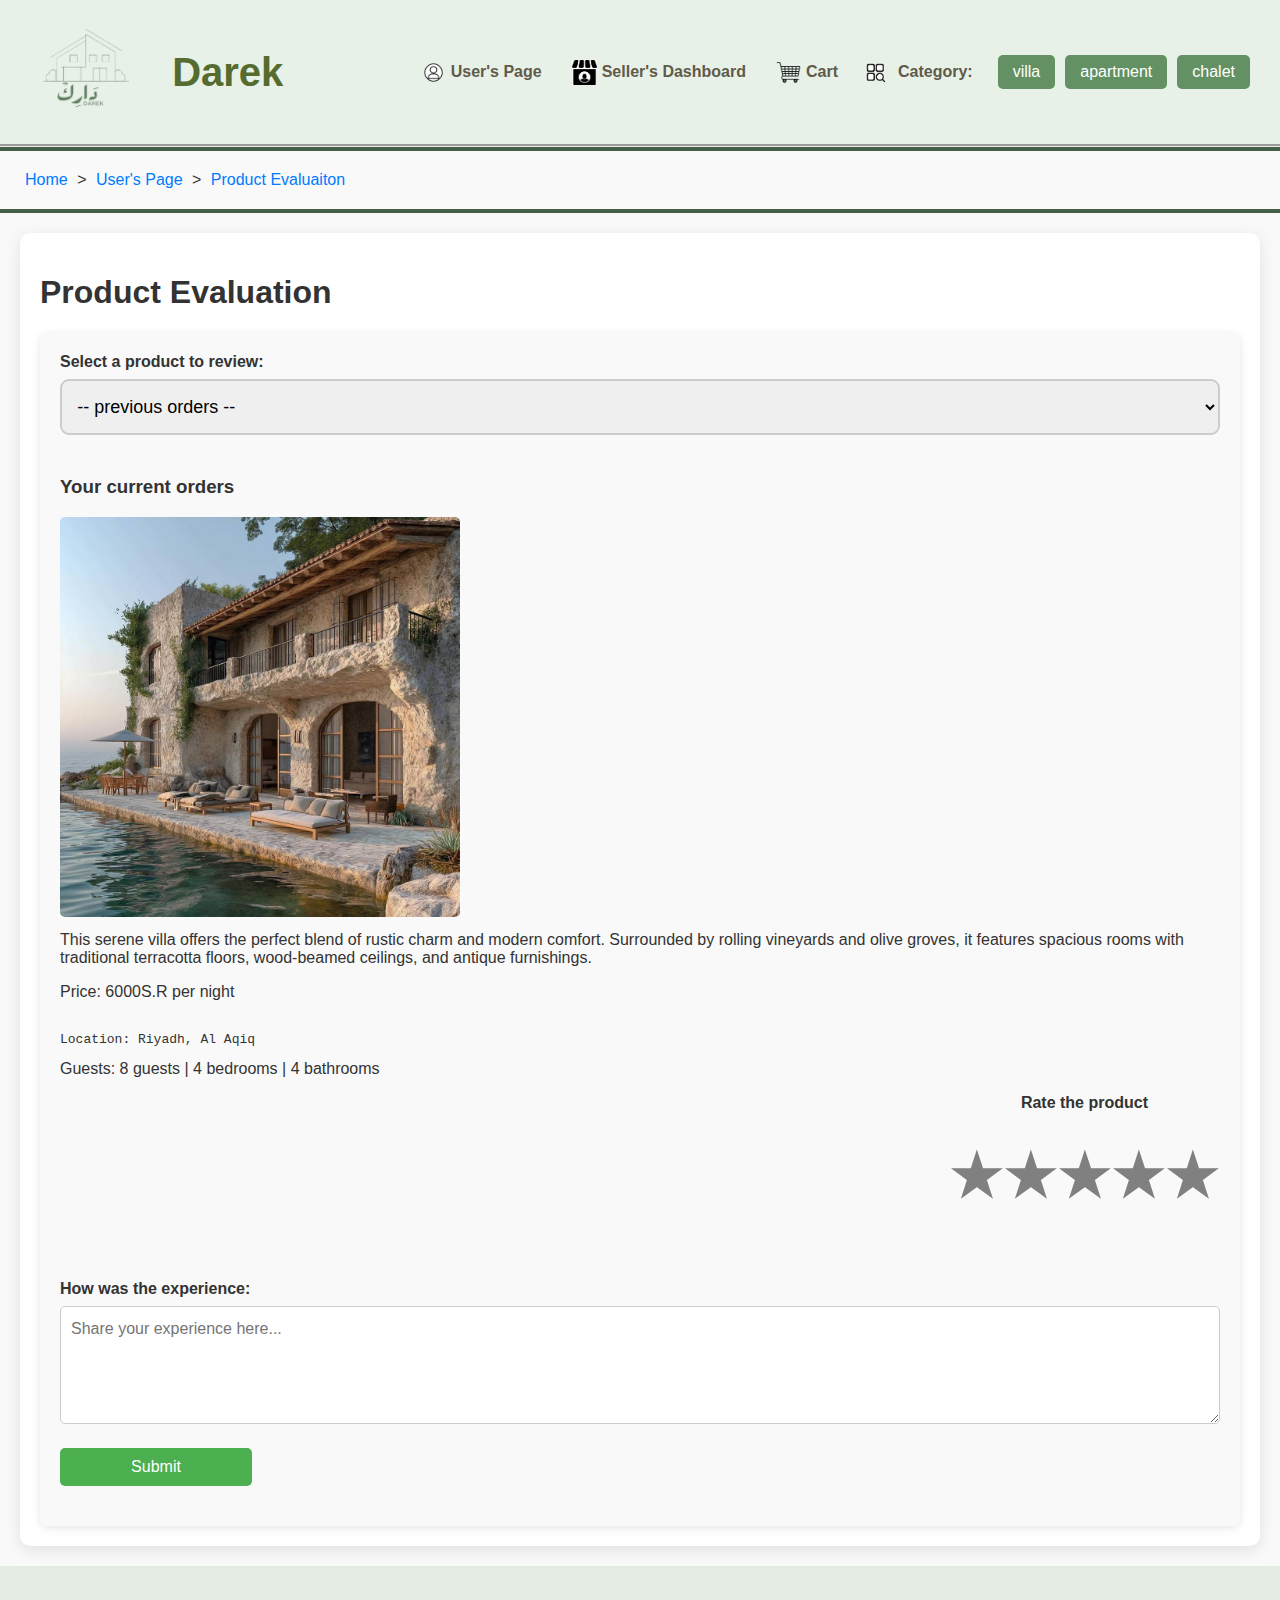
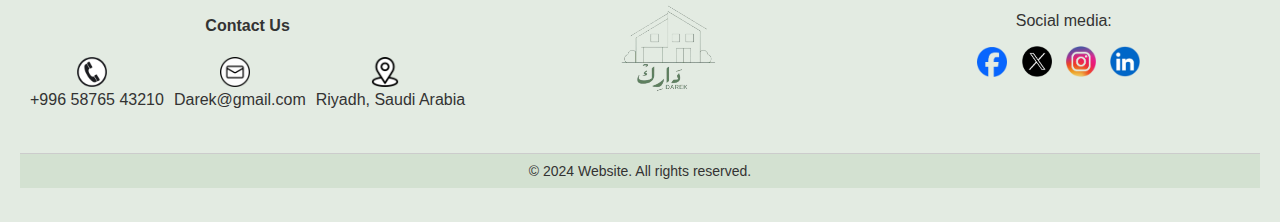
<file: Web/web1/productEval.html>
<!DOCTYPE html>
<html lang="en">
<head>
    <meta charset="UTF-8">
    <meta name="viewport" content="width=device-width, initial-scale=1.0">
    <title>Product Evaluation</title>
    <link rel="stylesheet" href="styles.css">
     <script src="script.js" defer></script>
    
</head>
<body>
   
 <header>
        <div class="header-container-1">
            
            <a href="index.html" class="logo-1" accesskey="H">
                <img src="images/logo1.png" alt="Logo">
            </a>
            <span class="dark-text-1"><strong>Darek</strong></span>
    
            
            <div class="header-right-1">
                <a href="user-page.html" class="nav-link-1" accesskey="u">
                    <img src="images/userIcon1.png" alt="User Page" class="icon-1">
                    <strong>User's Page</strong>
                </a>
                <a href="seller'sdashboard.html" class="nav-link-1" accesskey="s">
                    <img src="images/dashboard-icon.jpg" alt="Seller's Dashboard" class="icon-1">
                    <strong>Seller's Dashboard</strong>
                </a>
                <a href="cart.html" class="nav-link-1" accesskey="r" id="cart-page-link">
                    <img src="images/cart1.png" alt="Cart" class="icon-1">
                    <strong>Cart</strong>
                </a>

                    <img src="images/catagory1.png" alt="Category" class="icon-1">
                    <strong>Category:</strong>
    
                
                <div class="button-container-1">
                    <a href="Villa.html" class="button-link-1" accesskey="v">villa </a>
                    <a href="apartment.html" class="button-link-1" accesskey="a">apartment</a>
                    <a href="chalet.html" class="button-link-1" accesskey="c">chalet</a>
                </div>
            </div>
        </div>
    </header> 
    <!--path of the page-->
  
  <hr style="border: 2px solid  #446049; width: 100%;" >

     <nav class="breadcrumb-1">
        <a href="index.html">Home</a> &gt; 
		<a href="user-page.html">User's Page</a> &gt; 
		<a href="productEval.html">Product Evaluaiton</a>

     </nav>

      <hr style="border: 2px solid  #446049; width: 100%;" >
         
           <main class="productEval">
           <h1>Product Evaluation</h1>
           <div class="container-productEval">

    <div  id="selecting-productEval">
        <!-- Product Dropdown -->
          <div class="product-selection-section-productEval">
            <div class="productEvaluation-section-productEval">
             <label for="product-select-productEval">Select a product to review:</label>
              <select name="product" id="product-select-productEval">
                <option value="">-- previous orders --</option>
                <option value="product1">Booking #1326885796</option>
                <option value="product2">Booking #1922289798</option>
            </select>
             
              <div class="current-product-productEval">
               <h3>Your current orders</h3>
                <img src="images/vision.jpg" alt="villa" class="product-image-productEval" id="product-image">
                  <p id="product-description"> This serene villa offers the perfect blend of rustic charm and modern comfort. Surrounded by rolling vineyards and olive groves, 
                      it features spacious rooms with traditional terracotta floors, wood-beamed ceilings, and antique furnishings.</p>
                  <p id="product-price"> 
                      Price: 6000S.R per night<pre> 
Location: Riyadh, Al Aqiq </pre>
<p id="dets">Guests: 8 guests | 4 bedrooms | 4 bathrooms</p>
                 </div>
             
          
             <!-- Rating Section -->
        <div class="rating-section-productEval">
           <label id="Rate-text-productEval">Rate the product</label>
             <form action="#" method="post">
             <div class="stars-productEval">
                 <input type="radio" id="star5" name="rating" value="5">
            <label for="star5">★</label>

            <input type="radio" id="star4" name="rating" value="4">
            <label for="star4">★</label>

            <input type="radio" id="star3" name="rating" value="3">
            <label for="star3">★</label>

            <input type="radio" id="star2" name="rating" value="2">
            <label for="star2">★</label>

            <input type="radio" id="star1" name="rating" value="1">
            <label for="star1">★</label>
            </div>
        </form>

          
            <div id="reviwe-productEval">   
         <label>How was the experience:</label>
                <textarea id="experience-productEval" name="experience" rows="4" placeholder="Share your experience here..."></textarea>
                </div>
                
                
              </div>
            </div>
        </div>

        
        <!-- Submit Button -->
        <button class="submit-btn-productEval" type="submit">Submit</button>
    </div>
           </div>
        </main>
     
         
        


        <footer>
            <div class="footer-left-1">
                <h4>Contact Us</h4>
                <div class="contact-info-1">
                    <div class="contact-item-1">
                        <img src="images/phone1.png" alt="Phone Icon">
                        <span class="single-line-1">+996 58765 43210</span>
                    </div>
                    <div class="contact-item-1">
                        <img src="images/mail-icon.png" alt="Email Icon">
                        <span class="single-line-1">Darek@gmail.com</span>
                    </div>
                    <div class="contact-item-1">
                        <img src="images/location1.png" alt="Location Icon">
                        <span class="single-line-1">Riyadh, Saudi Arabia</span>
                    </div>
                </div>
            </div>
            
            <div class="footer-center-1">
                <a href="index.html">
                <img src="images/logo1.png" alt="Logo" class="footer-logo-1">
            </a>
            </div>
            
            <div class="footer-right-1">
                <p>Social media:</p>
                <div class="social-icons-1">
                    
                    <img src="images/facebook1.png" alt="Facebook">
                    <img src="images/X1.png" alt="Twitter">
                    <img src="images/instagram1.png" alt="Instagram">
                    <img src="images/linkedin1.png" alt="LinkedIn">
                </div>
            </div>
            
            <div class="footer-bottom-1">
                <p>&copy; 2024 Website. All rights reserved.</p>
            </div>
        </footer>
    
    <script>
        
        document.addEventListener("DOMContentLoaded", function () {
    var products = {
        product1: {
            image: "images/vision.jpg",
            description: "This serene villa offers the perfect blend of rustic charm and modern comfort. Surrounded by rolling vineyards and olive groves,it features spacious rooms with traditional terracotta floors, wood-beamed ceilings, and antique furnishings.",
            price: "6000S.R per night"
         
        },
        product2: {
            image: "images/offer2.jpg",
            description: "estled along pristine white sands, this luxury villa offers breathtaking ocean views and contemporary elegance.\nFloor-to-ceiling windows flood the space with natural light.",
            price: "5000S.R per night"
         
        }
    };

    const productSelect = document.getElementById("product-select-productEval");
    const productImage = document.getElementById("product-image");
    const productDescription = document.getElementById("product-description");
    const productPrice = document.getElementById("product-price");
     
 
    productSelect.addEventListener("change", function () {
        const selectedProduct = productSelect.value;

        if (products[selectedProduct]) {
            productImage.src = products[selectedProduct].image; // Update the image source
            productDescription.textContent = products[selectedProduct].description;
            productPrice.textContent = `Price: ${products[selectedProduct].price}`;
     
        } else {
            productImage.src = ""; // Clear the image source
            productDescription.textContent = "";
            productPrice.textContent = "";
        }
    });
});
        
    </script>
     
     
</body>
</html>
</file>
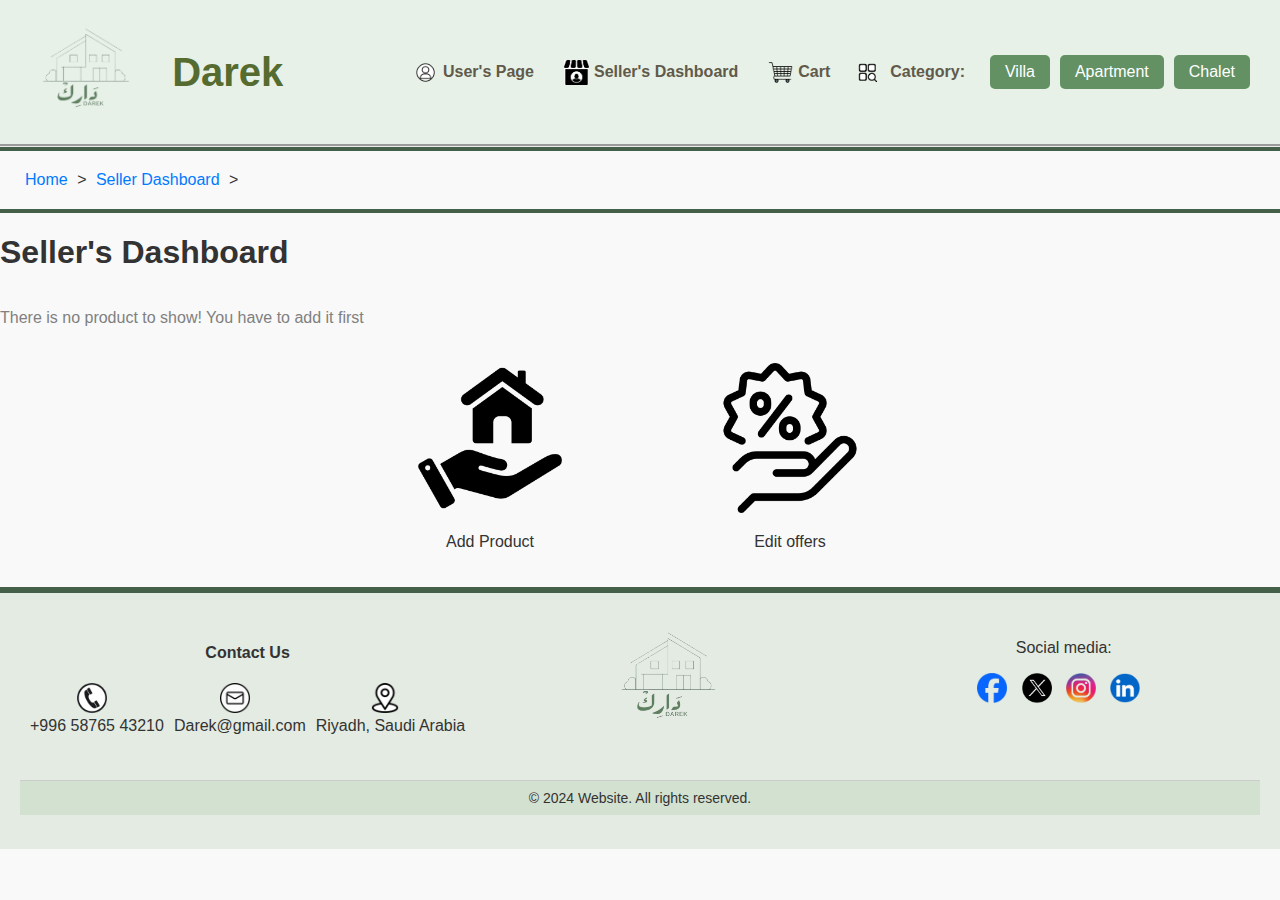
<file: Web/web1/seller'sdashboard.html>
<!DOCTYPE html>
<html lang="en">
<head>
    <meta charset="UTF-8">
    <meta name="viewport" content="width=device-width, initial-scale=1.0">
    <title>Dark</title>
    <link rel="stylesheet" href="styles.css">
    <script src="script.js" defer></script>
</head>
<body>
    <script>
        window.onload = function() {
            displayProducts();
        };
    </script>
    <header>
        <div class="header-container-1">
            <a href="index.html" class="logo-1" accesskey="h">
                <img src="images/logo1.png" alt="Logo">
            </a>
            <span class="dark-text-1"><strong>Darek</strong></span>

            <div class="header-right-1">
                <a href="user-page.html" class="nav-link-1" accesskey="u">
                    <img src="images/userIcon1.png" alt="User Page" class="icon-1">
                    <strong>User's Page</strong>
                </a>
                <a href="seller'sdashboard.html" class="nav-link-1" accesskey="s">
                    <img src="images/dashboard-icon.jpg" alt="Seller's Dashboard" class="icon-1">
                    <strong>Seller's Dashboard</strong>
                </a>
                <a href="cart.html" class="nav-link-1" accesskey="r" id="cart-page-link">
                    <img src="images/cart1.png" alt="Cart" class="icon-1">
                    <strong>Cart</strong>
                </a>
                <img src="images/catagory1.png" alt="Category" class="icon-1">
                <strong>Category:</strong>
                <div class="button-container-1">
                    <a href="Villa.html" class="button-link-1" accesskey="v">Villa</a>
                    <a href="apartment.html" class="button-link-1" accesskey="a">Apartment</a>
                    <a href="chalet.html" class="button-link-1" accesskey="c">Chalet</a>
                </div>
            </div>
        </div>
    </header>
	
	<hr style="border: 2px solid  #446049; width: 100%;" >

    <nav class="breadcrumb-1">
       <a href="index.html" accesskey="h">Home</a> &gt;
       <a href="seller'sdashboard.html" accesskey="s">Seller Dashboard</a> &gt; 
    </nav>

    <hr style="border: 2px solid  #446049; width: 100%;" >
  
    <h1>Seller's Dashboard</h1> 

    <div id="product-container">
        <p id="no-products-message" style="text-align: center; color: gray;">

        </p>
    </div>

    <div class="image-links-sellerdashboard">
        <div class="image-link-sellerdashboard">
            <a href="AddProductPage.html">
                <img src="Seller-image/editproprty.png" alt="icon">
            </a>
            <p> Add Product </p>
        </div>
        <div class="image-link-sellerdashboard">
            <a href="EditOffersPage.html">
                <img src="Seller-image/offerlink.png" alt="icon">
            </a>
            <p> Edit offers </p>
        </div>
    </div>

    <hr style="border: 3px solid  #446049; width: 100%;" >

    <footer>
        <div class="footer-left-1">
            <h4>Contact Us</h4>
            <div class="contact-info-1">
                <div class="contact-item-1">
                    <img src="images/phone1.png" alt="Phone Icon">
                    <span class="single-line-1">+996 58765 43210</span>
                </div>
                <div class="contact-item-1">
                    <img src="images/mail-icon.png" alt="Email Icon">
                    <span class="single-line-1">Darek@gmail.com</span>
                </div>
                <div class="contact-item-1">
                    <img src="images/location1.png" alt="Location Icon">
                    <span class="single-line-1">Riyadh, Saudi Arabia</span>
                </div>
            </div>
        </div>
        <div class="footer-center-1">
            <a href="index.html">
                <img src="images/logo1.png" alt="Logo" class="footer-logo-1">
            </a>
        </div>
        <div class="footer-right-1">
            <p>Social media:</p>
            <div class="social-icons-1">
                <img src="images/facebook1.png" alt="Facebook">
                <img src="images/X1.png" alt="Twitter">
                <img src="images/instagram1.png" alt="Instagram">
                <img src="images/linkedin1.png" alt="LinkedIn">
            </div>
        </div>
        <div class="footer-bottom-1">
            <p>&copy; 2024 Website. All rights reserved.</p>
        </div>
    </footer>
</body>
</html>
</file>
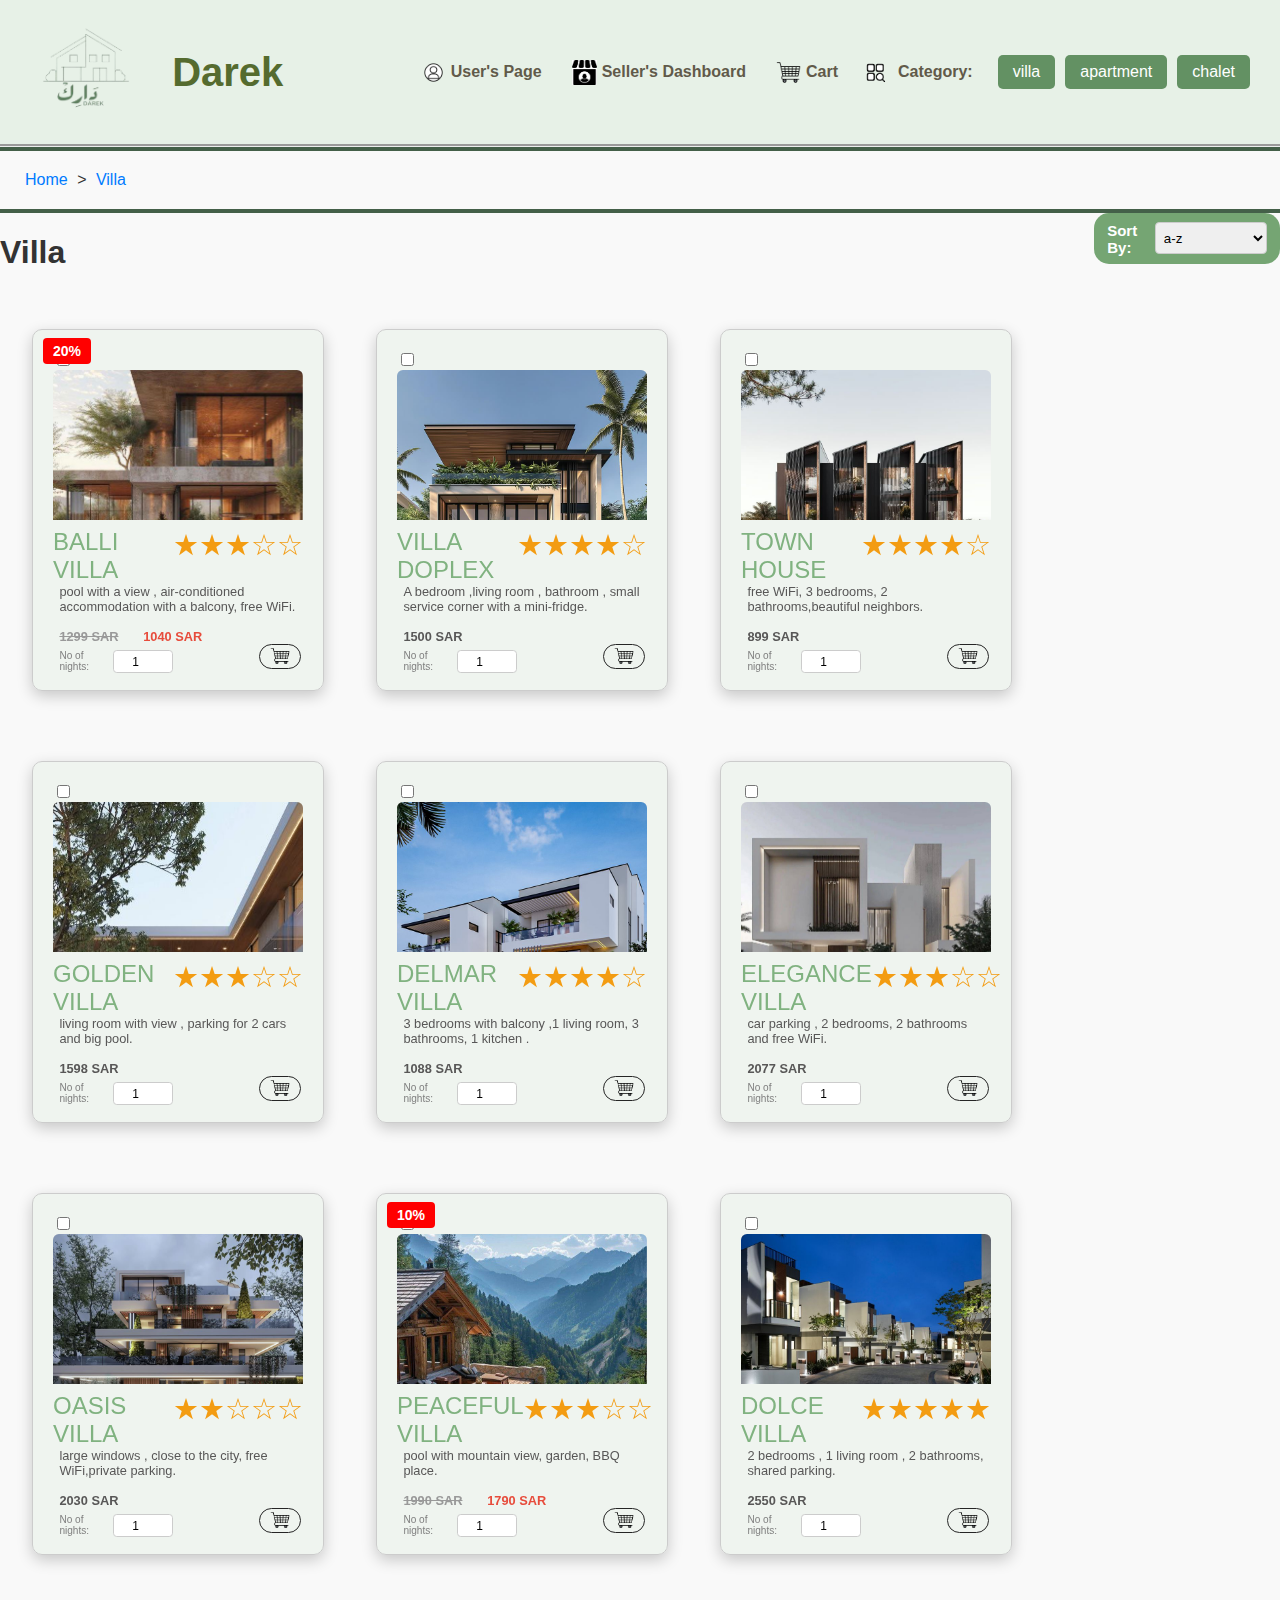
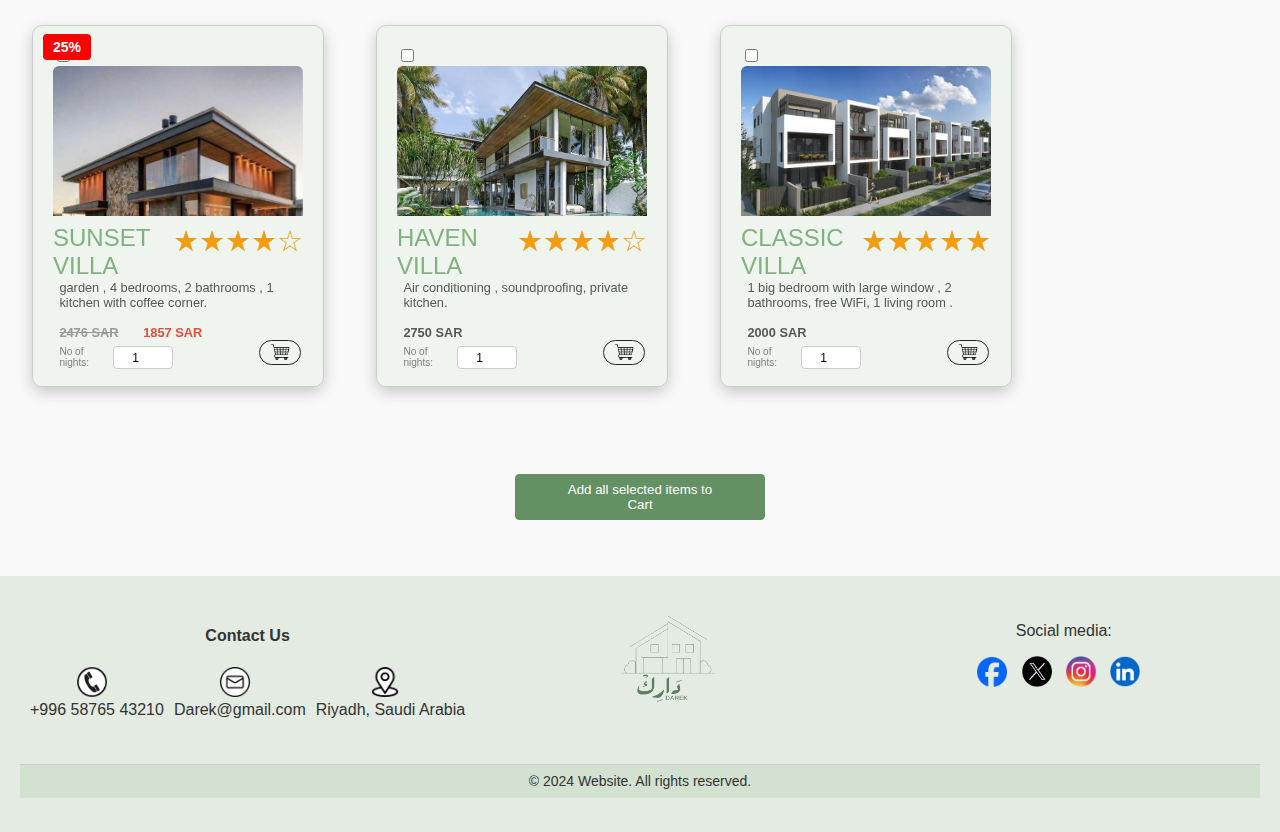
<file: Web/web1/Villa.html>
<!DOCTYPE html>
<html lang="en">

  <head>
    <meta charset="utf-8">
    <meta name="viewport" content="width=device-width, initial-scale=1.0">
    <title> Villas </title>
    <link rel="stylesheet" href="styles.css">


  </head>
 
<body> 
     
<header>
        <div class="header-container-1">
            
            <a href="index.html" class="logo-1" accesskey="l">
                <img src="images/logo1.png" alt="Logo">
            </a>
            <span class="dark-text-1"><strong>Darek</strong></span>
    
            
            <div class="header-right-1">
                <a href="user-page.html" class="nav-link-1" accesskey="u">
                    <img src="images/userIcon1.png" alt="User Page" class="icon-1">
                    <strong>User's Page</strong>
                </a>
                <a href="seller'sdashboard.html" class="nav-link-1" accesskey="s">
                    <img src="images/dashboard-icon.jpg" alt="Seller's Dashboard" class="icon-1">
                    <strong>Seller's Dashboard</strong>
                </a>
                <a href="cart.html" class="nav-link-1" accesskey="r" id="cart-page-link">
                    <img src="images/cart1.png" alt="Cart" class="icon-1">
                    <strong>Cart</strong>
                </a>

                    <img src="images/catagory1.png" alt="Category" class="icon-1">
                    <strong>Category:</strong>
    
                
                <div class="button-container-1">
                    <a href="Villa.html" class="button-link-1" accesskey="v">villa </a>
                    <a href="apartment.html" class="button-link-1" accesskey="a">apartment</a>
                    <a href="chalet.html" class="button-link-1" accesskey="c">chalet</a>
                </div>
            </div>
        </div>
    </header>	
     <!--path of the page-->
  
     <hr style="border: 2px solid  #446049; width: 100%;" >

     <nav class="breadcrumb-1">
        <a href="index.html" accesskey="h">Home</a> &gt;
	    <a href="Villa.html">Villa</a> 
     </nav>

     <hr style="border: 2px solid  #446049; width: 100%;" >
	 
	
<div class="button-catagoryPage">
<label for="sort">Sort By:</label>
  <select name="sort" id="sort">
    <optgroup label="Name ">
      <option value="a-z">a-z</option>
      <option value="z-a">z-a</option>
    </optgroup>
    <optgroup label="price">
      <option value="low-to-high">low to high</option>
      <option value="high-to-low">high to low</option>
    </optgroup>
  </select>
</div>
	
 <h1>   Villa  </h1>
 

<br><br>


<div id="category-cards">


<div class="card-catagoryPage"  data-image="images/offer3.jpg" data-name="Balli Villa" data-price="1040">
    <input type="checkbox" class="product-checkbox">
    <div class="card-image-catagoryPage"> 
	   <img src= "images/offer3.jpg" alt = "Villa" > 
	   	<div class="offer-box">20%</div>
    </div>
    <div class="category-catagoryPage"> balli villa 
			<span class="stars-catagoryPage">★★★☆☆</span> </div>
    <div class="heading-catagoryPage"> pool with a view , air-conditioned accommodation with a balcony, free WiFi.
	    <div class = "price-catagoryPage"> <br> 
		<span class="original-price">1299 SAR</span> 
            <span class="discounted-price">1040 SAR</span>
		</div>
		       
        <div class="date-catagoryPage"> No of nights:
         <input type="number" id="quantity-Delmar-villa" class="quantity-input" value="1" min="1" style="width: 5em; margin-right: 15em;">		
		<div class="card-button-catagoryPage">
            <input type="image" src="images/cart1.png"  class="add-to-cart-image" alt="Book Now" style="margin-left: 0.625em; margin-right: 0.625em;" width=20 height=20>
        </div>
		
		
  </div>
		
    </div>
	
</div>  

<div class="card-catagoryPage" data-image="catgoryimages/villa1.jpeg" data-name="Villa Doplex" data-price="1500">
    <input type="checkbox" class="product-checkbox">
    <div class="card-image-catagoryPage"> 
	   <img src= "catgoryimages/villa1.jpeg" alt = "Villa" width = 250 height = 150>
	   
    </div>
    <div class="category-catagoryPage"> villa Doplex 
			<span class="stars-catagoryPage">★★★★☆</span> </div>
    <div class="heading-catagoryPage"> A bedroom ,living room , bathroom , small service corner with a mini-fridge.
	    <div class = "price-catagoryPage"> <br> 1500 SAR </div>
        <div class="date-catagoryPage"> No of nights:
         <input type="number" id="quantity-Delmar-villa" class="quantity-input" value="1" min="1" style="width: 5em; margin-right: 15em;">
		<div class="card-button-catagoryPage">
            <input type="image" src="images/cart1.png"  class="add-to-cart-image" alt="Book Now" style="margin-left: 0.625em; margin-right: 0.625em;" width=20 height=20>		
        </div>
		
  </div>
		
    </div>
	
</div> 

<div class="card-catagoryPage" data-image="catgoryimages/townHouse.jpeg" data-name="Town House" data-price="899">
    <input type="checkbox" class="product-checkbox">
    <div class="card-image-catagoryPage"> 
	   <img src= "catgoryimages/townHouse.jpeg" alt = "Villa" width = 250 height = 150>
	   
    </div>
    <div class="category-catagoryPage">  Town House 
			<span class="stars-catagoryPage">★★★★☆</span> </div>
    <div class="heading-catagoryPage"> free WiFi, 3 bedrooms, 2 bathrooms,beautiful neighbors. 
	    <div class = "price-catagoryPage"> <br> 899 SAR </div>
        <div class="date-catagoryPage"> No of nights:
         <input type="number" id="quantity-Delmar-villa" class="quantity-input" value="1" min="1" style="width: 5em; margin-right: 15em;">		<div class="card-button-catagoryPage">
            <input type="image" src="images/cart1.png"  class="add-to-cart-image" alt="Book Now" style="margin-left: 0.625em; margin-right: 0.625em;" width=20 height=20>
        </div>
		
  </div>
		
    </div>
	
</div>   

<div class="card-catagoryPage" data-image="catgoryimages/villa2.jpeg" data-name="Golden villa" data-price="1598">
    <input type="checkbox" class="product-checkbox">
    <div class="card-image-catagoryPage"> 
	   <img src= "catgoryimages/villa2.jpeg" alt = "Villa" width = 250 height = 150>
	   
    </div>
    <div class="category-catagoryPage"> Golden villa 
			<span class="stars-catagoryPage">★★★☆☆</span> </div>
    <div class="heading-catagoryPage"> living room with view , parking for 2 cars and big pool.
	    <div class = "price-catagoryPage"> <br> 1598 SAR </div>
        <div class="date-catagoryPage"> No of nights:
         <input type="number" id="quantity-Delmar-villa" class="quantity-input" value="1" min="1" style="width: 5em; margin-right: 15em;">		<div class="card-button-catagoryPage">
            <input type="image" src="images/cart1.png"  class="add-to-cart-image" alt="Book Now" style="margin-left: 0.625em; margin-right: 0.625em;" width=20 height=20>        
        </div>
		
  </div>
		
    </div>
	
</div> 	

 


<div class="card-catagoryPage" data-image="catgoryimages/villa3.jpeg" data-name="Delmar Villa" data-price="1088">
    <input type="checkbox" class="product-checkbox">
    <div class="card-image-catagoryPage"> 
	   <img src= "catgoryimages/villa3.jpeg" alt = "Villa" width = 250 height = 150>
	   
    </div>
    <div class="category-catagoryPage"> Delmar villa
			<span class="stars-catagoryPage">★★★★☆</span> </div>
    <div class="heading-catagoryPage"> 3 bedrooms with balcony ,1 living room, 3 bathrooms, 1 kitchen .
	    <div class = "price-catagoryPage"> <br> 1088 SAR </div>
        <div class="date-catagoryPage"> No of nights: 
         <input type="number" id="quantity-Delmar-villa" class="quantity-input" value="1" min="1" style="width: 5em; margin-right: 15em;">
		<div class="card-button-catagoryPage">
	      <input type="image" src="images/cart1.png"  class="add-to-cart-image" alt="Book Now" style="margin-left: 0.625em; margin-right: 0.625em;" width=20 height=20>
        </div>
		
  </div>
		
    </div>
	
</div>  

<div class="card-catagoryPage" data-image="images/villa.jpg" data-name="Elegance Villa" data-price="2077">
    <input type="checkbox" class="product-checkbox">
    <div class="card-image-catagoryPage"> 
	   <img src= "images/villa.jpg" alt = "Villa" width = 250 height = 150>
	   
    </div>
    <div class="category-catagoryPage">elegance villa 
			<span class="stars-catagoryPage">★★★☆☆</span> </div>
    <div class="heading-catagoryPage"> car parking , 2 bedrooms, 2 bathrooms and free WiFi.
	    <div class = "price-catagoryPage"> <br> 2077 SAR </div>
        <div class="date-catagoryPage"> No of nights:
         <input type="number" id="quantity-Delmar-villa" class="quantity-input" value="1" min="1" style="width: 5em; margin-right: 15em;">		
		<div class="card-button-catagoryPage">
	      <input type="image" src="images/cart1.png" class="add-to-cart-image" alt="Book Now" style="margin-left: 0.625em; margin-right: 0.625em;" width=20 height=20>
        </div>
		
  </div>
		
    </div>
	
</div> 

<div class="card-catagoryPage" data-image="catgoryimages/villa5.jpeg" data-name="Oasis Villa" data-price="2030">
    <input type="checkbox" class="product-checkbox">
    <div class="card-image-catagoryPage"> 
	   <img src= "catgoryimages/villa5.jpeg" alt = "Villa" width = 250 height = 150>
	   
    </div>
    <div class="category-catagoryPage"> Oasis villa 
			<span class="stars-catagoryPage">★★☆☆☆</span> </div>
    <div class="heading-catagoryPage">large windows , close to the city, free WiFi,private parking.
	    <div class = "price-catagoryPage"> <br> 2030 SAR </div>
        <div class="date-catagoryPage"> No of nights:
	    <input type="number" id="quantity-Delmar-villa" class="quantity-input" value="1" min="1" style="width: 5em; margin-right: 15em;">
		<div class="card-button-catagoryPage">
	      <input type="image" src="images/cart1.png"  class="add-to-cart-image" alt="Book Now" style="margin-left: 0.625em; margin-right: 0.625em;" width=20 height=20>
        </div>
		
  </div>
		
    </div>
	
</div>   

<div class="card-catagoryPage" data-image="images/offer6.jpg" data-name="Peaceful Villa" data-price="1790">
    <input type="checkbox" class="product-checkbox">
    <div class="card-image-catagoryPage"> 
	   <img src= "images/offer6.jpg" alt = "Villa" width = 250 height = 150>
	   <div class="offer-box">10%</div>
    </div>
    <div class="category-catagoryPage">peaceful villa 
			<span class="stars-catagoryPage">★★★☆☆</span> </div>
    <div class="heading-catagoryPage"> pool with mountain view, garden, BBQ place.
	    <div class = "price-catagoryPage"> <br>
		   <span class="original-price">1990 SAR</span> 
            <span class="discounted-price">1790 SAR</span> </div>
        <div class="date-catagoryPage"> No of nights:
		<input type="number" id="quantity-Delmar-villa" class="quantity-input" value="1" min="1" style="width: 5em; margin-right: 15em;">
		<div class="card-button-catagoryPage">
	      <input type="image" src="images/cart1.png" class="add-to-cart-image"  alt="Book Now" style="margin-left: 0.625em; margin-right: 0.625em;" width=20 height=20>
        </div>
		
  </div>
		
    </div>
	
</div> 	

 
 

<div class="card-catagoryPage" data-image="catgoryimages/townHouse3.jpeg" data-name="Dolce Villa" data-price="2550">
    <input type="checkbox" class="product-checkbox">
    <div class="card-image-catagoryPage"> 
	   <img src= "catgoryimages/townHouse3.jpeg" alt = "Villa" width = 250 height = 150>
	   
    </div>
    <div class="category-catagoryPage">Dolce Villa
			<span class="stars-catagoryPage">★★★★★</span> </div>
    <div class="heading-catagoryPage"> 2 bedrooms , 1 living room , 2 bathrooms, shared parking.
	    <div class = "price-catagoryPage"> <br> 2550 SAR </div>
        <div class="date-catagoryPage"> No of nights:
        <input type="number" id="quantity-Delmar-villa" class="quantity-input" value="1" min="1" style="width: 5em; margin-right: 15em;">		
		<div class="card-button-catagoryPage">
	      <input type="image" src="images/cart1.png" class="add-to-cart-image" alt="Book Now" style="margin-left: 0.625em; margin-right: 0.625em;" width=20 height=20>
        </div>
		
  </div>
		
    </div>
	
</div>  

<div class="card-catagoryPage" data-image="images/offer2.jpg" data-name="Sunset Villa" data-price="1857">
    <input type="checkbox" class="product-checkbox">
    <div class="card-image-catagoryPage"> 
	   <img src= "images/offer2.jpg" alt = "Villa" width = 250 height = 150>
	   <div class="offer-box">25%</div>
    </div>
    <div class="category-catagoryPage"> sunset villa 
			<span class="stars-catagoryPage">★★★★☆</span> </div>
    <div class="heading-catagoryPage"> garden , 4 bedrooms, 2 bathrooms , 1 kitchen with coffee corner.
	    <div class = "price-catagoryPage"> <br> 
		<span class="original-price">2476 SAR</span> 
            <span class="discounted-price">1857 SAR</span> </div>
        <div class="date-catagoryPage"> No of nights:
         <input type="number" id="quantity-Delmar-villa" class="quantity-input" value="1" min="1" style="width: 5em; margin-right: 15em;">		
		<div class="card-button-catagoryPage">
	      <input type="image" src="images/cart1.png" class="add-to-cart-image" alt="Book Now" style="margin-left: 0.625em; margin-right: 0.625em;" width=20 height=20>
        </div>
		
  </div>
		
    </div>
	
</div> 

<div class="card-catagoryPage" data-image="catgoryimages/villa4.jpeg" data-name="Haven Villa" data-price="2750">
    <input type="checkbox" class="product-checkbox">
    <div class="card-image-catagoryPage"> 
	   <img src= "catgoryimages/villa4.jpeg" alt = "Villa" width =250 height = 150>
	   
    </div>
    <div class="category-catagoryPage">haven villa 
			<span class="stars-catagoryPage">★★★★☆</span> </div>
    <div class="heading-catagoryPage"> Air conditioning , soundproofing, private kitchen.
	    <div class = "price-catagoryPage"> <br> 2750 SAR </div>
        <div class="date-catagoryPage"> No of nights:
         <input type="number" id="quantity-Delmar-villa" class="quantity-input" value="1" min="1" style="width: 5em; margin-right: 15em;">				<div class="card-button-catagoryPage">
	      <input type="image" src="images/cart1.png" class="add-to-cart-image" alt="Book Now" style="margin-left: 0.625em; margin-right: 0.625em;" width=20 height=20>
        </div>
		
  </div>
		
    </div>
	
</div>   

<div class="card-catagoryPage"  data-image="catgoryimages/townHouse4.jpeg" data-name="Classic Villa" data-price="2000">
    <input type="checkbox" class="product-checkbox">
    <div class="card-image-catagoryPage"> 
	   <img src= "catgoryimages/townHouse4.jpeg" alt = "Villa" width = 250 height = 150>
	   
    </div>
    <div class="category-catagoryPage"> classic villa 
			<span class="stars-catagoryPage">★★★★★</span> </div>
    <div class="heading-catagoryPage"> 1 big bedroom with large window , 2 bathrooms, free WiFi, 1 living room .
	    <div class = "price-catagoryPage"> <br> 2000 SAR </div>
        <div class="date-catagoryPage"> No of nights:
         <input type="number" id="quantity-Delmar-villa" class="quantity-input" value="1" min="1" style="width: 5em; margin-right: 15em;">				<div class="card-button-catagoryPage">
	      <input type="image" src="images/cart1.png"  class="add-to-cart-image" alt="Book Now" style="margin-left: 0.625em; margin-right: 0.625em;" width=20 height=20>
        </div>
		
  </div>
		
    </div>
	
</div> 	

  
</div>

<!-- "Add to Cart" Button -->
<div class = "button-wrapper">
<button  class="add-to-cart-button-catagoryPage"> Add all selected items to Cart</button>
</div>
<br><br>
<!-- Confirmation Message (hidden by default) -->
<div id="confirmation-message" class="confirmation-message" style="display: none;">
    Products added to cart!
</div>

<!-- alert Message (hidden by default) -->
<div id="alert-message" class="alert-message" style="display: none;">
  Please select at least one product to add to the cart.
</div>





 <footer>
            <div class="footer-left-1">
                <h4>Contact Us</h4>
                <div class="contact-info-1">
                    <div class="contact-item-1">
                        <img src="images/phone1.png" alt="Phone Icon">
                        <span class="single-line-1">+996 58765 43210</span>
                    </div>
                    <div class="contact-item-1">
                        <img src="images/mail-icon.png" alt="Email Icon">
                        <span class="single-line-1">Darek@gmail.com</span>
                    </div>
                    <div class="contact-item-1">
                        <img src="images/location1.png" alt="Location Icon">
                        <span class="single-line-1">Riyadh, Saudi Arabia</span>
                    </div>
                </div>
            </div>
            
            <div class="footer-center-1">
                <a href="index.html">
                <img src="images/logo1.png" alt="Logo" class="footer-logo-1">
            </a>
            </div>
            
            <div class="footer-right-1">
                <p>Social media:</p>
                <div class="social-icons-1">
                    
                    <img src="images/facebook1.png" alt="Facebook">
                    <img src="images/X1.png" alt="Twitter">
                    <img src="images/instagram1.png" alt="Instagram">
                    <img src="images/linkedin1.png" alt="LinkedIn">
                </div>
            </div>
            
            <div class="footer-bottom-1">
                <p>&copy; 2024 Website. All rights reserved.</p>
            </div>
        </footer>
 <script src="script.js"></script>


   </body>
</html>
</file>
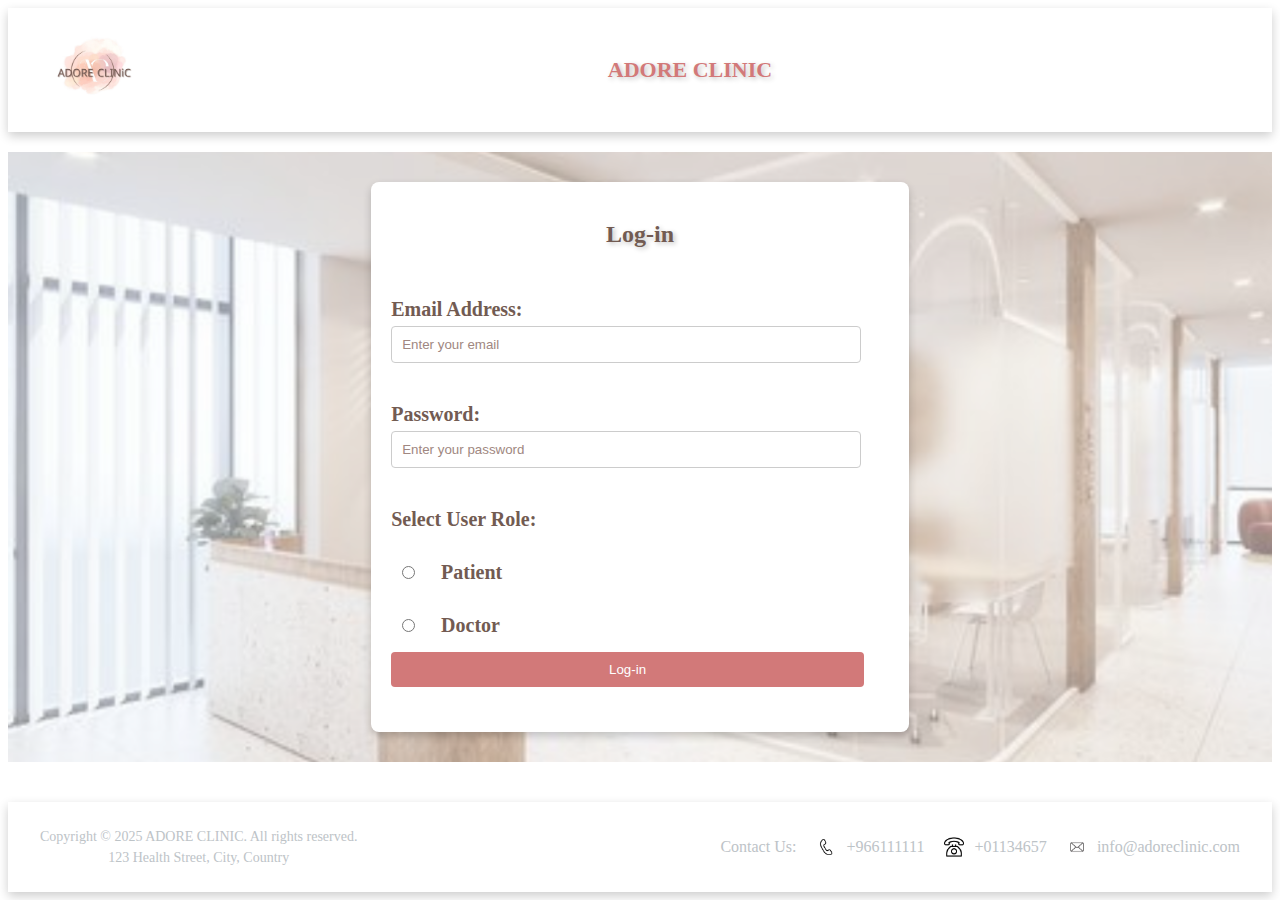
<file: Web/web2/login.html>
<!DOCTYPE html>

<html lang="en">

<head>
    <meta charset="UTF-8">
    <meta name="viewport" content="width=device-width, initial-scale=1.0">
    <link rel="stylesheet" href="stylesheet.css">    
   <title>Log-In</title>
</head>

<body id="loginpage-body">
<header>
    <a href="index.html"><img src="image/logo.jpg" alt="logo" class="logo"></a>
    <p id="webName">ADORE CLINIC</p>
</header>

<main id="loginpage" style="background-image: url('image\\clinic.png'); background-position: center; background-repeat: no-repeat; background-size: cover; padding:10px;">
    <div id="login-container-loginpage">
        <h2 class="h2-loginpage">Log-in</h2>
        
        <!-- Display error message if any -->
        <div id="error-message" style="color: red; display: none;"></div>
        
<form id="login-form" action="login.php" method="POST">
            <!-- Email -->
            <div class="form-group-loginpage">
                <label class="label-loginpage" for="email">Email Address:</label>
                <input class="input-loginpage" type="email" id="email" name="email" placeholder="Enter your email" required>
            </div>

            <!-- Password -->
            <div class="form-group-loginpage">
                <label class="label-loginpage" for="password">Password:</label>
                <input class="input-loginpage" type="password" id="password" name="password" placeholder="Enter your password" required>
            </div>

            <!-- User Role -->
            <div class="form-group-loginpage">
                <label class="label-loginpage" for="role">Select User Role:</label>
				<div id="role">
				<label class="label-loginpage"><input type="radio"  class="role-loginpage" name="role" value="patient" required>Patient</label>
				<label class="label-loginpage"><input type="radio"  class="role-loginpage" name="role" value="doctor" required>Doctor</label>
                </div>
			</div>

            <!-- Submit Button -->
            <div class="form-group-loginpage">
                <button  type="submit" id="login-btn-loginpage">Log-in</button>
            </div>
        </form>
    </div>
</main>
   

<footer>
    <div class="footer-container">
        <div class="footer-info">
            <p>Copyright &copy; 2025 ADORE CLINIC. All rights reserved.</p>
            <p>123 Health Street, City, Country</p>
        </div>
        <div class="contact-info">
                <p>Contact Us:</p>
                <div class="contact-item">
                    <img src="image\phone.png" alt="Phone Icon" class="icon">
                    <span>+966111111</span>
                </div>
                <div class="contact-item">
                    <img src="image\telephone.png" alt="Mobile Icon" class="icon">
                    <span>+01134657</span>
                </div>
                <div class="contact-item">
                    <img src="image\Email.png" alt="Email Icon" class="icon">
                    <span>info@adoreclinic.com</span>
                </div>
        </div>
    </div>
</footer>
<script>
document.getElementById('login-form').addEventListener('submit', function(e) {
    e.preventDefault(); // Prevents the default form submission behavior (which would be a GET request)
    
    const email = document.getElementById('email').value;
    const password = document.getElementById('password').value;
    const role = document.querySelector('input[name="role"]:checked').value;

    const formData = new FormData();
    formData.append('email', email);
    formData.append('password', password);
    formData.append('role', role);

    fetch('login.php', {
        method: 'POST',  // Ensure POST method
        body: formData
    })
    .then(response => response.json())
    .then(data => {
        if (data.status === "success") {
            window.location.href = (data.role === 'doctor') ? 'Doctor.php' : 'patient_page.php';
        } else {
            document.getElementById('error-message').style.display = 'block';
            document.getElementById('error-message').innerText = data.message;
        }
    })
    .catch(error => console.error('Error:', error));
});
</script>
</body>

</html>
</file>
<file: Web/web1/styles.css>
/* For medium screens, like smaller laptops */
@media (max-width: 1200px) {
    body {
        font-size: 14px;
    }
    body {
      margin: 0;
    }
    /* Adjust any other specific elements here */
  }
  
  /* For smaller laptops and tablets */
  @media (max-width: 992px) {
    body {
        font-size: 12px;
        margin: 0;
    }
    .header-container-1, .property-buttons-1, .vision-1 {
        flex-direction: column;
        text-align: center;
    }
    .header-right-1 {
        flex-direction: row;
        flex-wrap: wrap;
    }
  }

@media (min-width: 992px) {
    .header-container-1 {
        flex-direction: row;
    }
    .vision-1, .property-buttons-1 {
        flex-direction: row;
    }
}

@media (max-width: 768px) {
    .header-right-1 {
        flex-direction: column;
        align-items: center;
    }
    .nav-link-1 {
        margin: 5px 0;
    }
}
@media (max-width: 400px) {
    .header-right-1 {
        flex-direction: row;
        justify-content:center;
    }
    .nav-link-1 {
        font-size: 0.9em;
    }
    .button-container-1 {
        display: flex;
        justify-content: space-around;
        width: 100%;
        padding-top: 10px;
    }
    
}*/
/*HomePage*/
h1 {
    font-weight: bold;
    color: #75a573;
    text-indent: 1em;
}

body {
    font-family :serif;
    margin: 0;
    padding: 0;
    background-color: #f9f9f9;
    color: #333;
}
img{
max-width: 100%;
height: auto;
}

/* Header */
header {
    background-color: #e7f1e7;
    padding: 1.25em 1.25em; /* 20px */
    display: flex;
    align-items: center;
    justify-content: space-between;
    position: relative;
    top: 0;
    border-bottom-style: groove;
    z-index: 100;
    margin-top: 0;
    margin-bottom: 0;
}

.header-container-1 {
    display: flex;
    justify-content: space-between;
    align-items: center;
    width: 100%;
}
.theme-dark {
    background-color: #333;
    color: #fff;
}

.theme-toggle-btn {
    background-color: #444;
    color: #fff;
    padding: 5px 10px;
    border: none;
    cursor: pointer;
}

.logo-1 img {
    height: 6.25em; /* 100px */
    margin-right: 0.9375em; /* 15px */
}

.logo-1, .dark-text-1 {
    align-items: center;
}

.dark-text-1 {
    color: darkolivegreen;
    font-size: 2.5em; /* 40px */
}

.header-right-1 {
    margin-left: auto;
    display: flex;
    flex-direction: row;
    gap: 5px;
    justify-content: space-between;
    align-items: center;
    color: #615a4a;
}

.nav-link-1 {
    display: flex;
    align-items: center;
    padding: 5px;
    margin-right: 0.9375em; /* 15px */
    text-decoration: none;
    color: #615a4a;
    position: relative;
}
hr{
    color: #446049;
    border: 2px solid ; 
    width: 100%;
    margin-top: 0;
    margin-bottom: 0;
}
.nav-link-1::after {
    content: "";
    display: block;
    width: 100%;
    height: 0.125em; /* 2px */
    background-color: transparent;
    position: absolute;
    bottom: -0.3125em; /* -5px */
    left: 0;
    transition: background-color 0.3s;
}

.nav-link-1:hover::after {
    background-color: #a28c68;
}

.button-container-1 {
    display: flex;
    flex-direction: row;
    margin-left: 1.25em; /* 20px */
}

.button-link-1 {
    margin-right: 0.625em; /* 10px */
    text-decoration: none;
    color: #fff;
    background-color: rgb(99, 145, 99);
    padding: 0.5em 0.9375em; /* 8px 15px */
    border-radius: 0.3125em; /* 5px */
    transition: background-color 0.3s;
}

.button-link-1:hover {
    background-color: #856a5a;
}

.icon-1 {
    width: 1.5625em; /* 25px */
    height: 1.5625em; /* 25px */
    margin-right: 0.3125em; /* 5px */
}

.breadcrumb-1 {
    font-size: 1em; /* 16px */
    text-align: left;
    margin: 1.25em 0; /* 20px */
    padding-left: 1.25em; /* 20px */
}

.breadcrumb-1 a {
    text-decoration: none;
    color: #007BFF;
    margin: 0 0.3125em; /* 5px */
}

.breadcrumb-1 a:hover {
    text-decoration: underline; 
}

.vision-1 {
    display: flex;
    justify-content: space-between;
    align-items: center;
    padding: 3.75em 1.25em; /* 60px 20px */
    position: relative;
    text-align: center;
    overflow: hidden;
    background-color: #a0c29f3f;
    font-family: Copperplate, Papyrus, fantasy;
    font-size: large;
    font-weight: bold;
}

.vision-1::before {
    content: "";
    position: absolute;
    top: 0;
    left: 0;
    right: 0;
    height: 70%;
    background-image: url('images/background.jpg');
    background-size: cover;
    background-position: center;
    z-index: -1; 
}

.vision-content-1 {
    flex: 1;
    text-align: left;
}

.vision-image-1 {
    flex: 0 0 auto;
    margin-left: 1.25em; /* 20px */
}

.vision-image-1 img {
    width: 100%;
    max-width: 25em; /* 400px */
    border-top-left-radius: 1.25em; /* 20px */
    border-bottom-left-radius: 1.25em; /* 20px */
}

.vision-1 h1 {
    font-size: 2.25em; /* 36px */
    color: #584e3c; 
}

/* Property Types */

.property-types-1 {
    display: flex;
    flex-direction: column;
    align-items: center;
    gap: 1.25em; /* 20px */
    padding: 1.25em; /* 20px */
}

.property-title-1 {
    font-size: 1.5em; /* 24px */
    text-align: center;
    margin-bottom: 1.25em; /* 20px */
    color: rgb(73, 86, 51);
}

.property-buttons-1 {
    display: flex;
    flex-direction: row;
    justify-content: center;
    gap: 1.25em; /* 20px */
}

.property-button-1 {
    display: flex;
    flex-direction: column;
    align-items: center;
    text-align: center;
    color: rgb(76, 96, 42);
}

.property-button-1 label {
    font-size: 1.125em; /* 18px */
    margin-bottom: 0.625em; /* 10px */
}

.property-button-1 img {
    width: 9.375em; /* 150px */
    height: 9.375em; /* 150px */
    object-fit: cover;
    border-radius: 0.625em; /* 10px */
    transition: transform 0.3s;
}

.property-button-1 img:hover {
    transform: scale(1.05);
}

/* Promotions */
.promotions-1 {
    background-color: #a0c29f42; 
    padding: 1.25em; /* 20px */
    text-align: center; 
}

.promotion-title-1 {
    margin-bottom: 1.25em; /* 20px */
    color: #584e3c; 
}

.hidden{
    display: none;
}

.promotion-slider-1 {
    display: flex; 
    overflow-x: auto; 
    padding: 0.625em; /* 10px */
    scrollbar-width: thin;
}

.promotion-slider-1::-webkit-scrollbar {
    height: 0.5em; /* 8px */
}

.promotion-slider-1::-webkit-scrollbar-thumb {
    background-color: #b8b5b5; 
    border-radius: 0.625em; /* 10px */
}

.promotion-item-1 {
    flex: 0 0 auto; 
    width: 12.5em; /* 200px */
    margin-right: 4.375em; /* 70px */
    text-align: center; 
    background-color: white; 
    border-radius: 0.625em; /* 10px */
    overflow: hidden;
}

.promotion-image-1 {
    width: 100%; 
    height: 9.375em; /* 150px */
    object-fit: cover;
}

.promotion-text-1 {
    padding: 0.625em; /* 10px */
    font-size: 0.875em; /* 14px */
}

button{
position: relative;
border: 0;
display: inline-block;
width: 12rem;
height: auto;
cursor: pointer;
outline: none;
vertical-align: middle;
background: transparent;
padding-top: 80px;
}

.text{
    font-size:18px ;
    position: absolute;
    inset: 0;
    padding: 0.8rem 0;
    padding-top: 89px;
    margin-left: 1.85rem;
    color: #354f35;
    line-height: 1.6;
    text-align: center;
    transition: all 0.4s ease-in-out;
}

.circle{
position: relative;
display: block;
margin: 0;
width: 3rem;
height: 3rem;
background: #2e442e;
border-radius: 1.625rem;
transition: all 0.4s ease-in-out;
}

.icon{
position: absolute;
top: 0;
bottom: 0;
margin: auto;
background: #fff;
}

.arrow{
    left: 0.625rem;
    width: 1.125rem;
    height: 0.125rem;
    background: none;
    transition: all 0.4s ease-in-out;
}

.arrow::before {
    content: "";
    position: absolute;
    top: -0.3rem;
    right: 0.0625rem;
    width: 0.625rem;
    height: 0.625rem;
    border-top: 0.125rem solid #fff;
    border-right: 0.125rem solid #fff;
    transform: rotate(45deg);
    }

    button:hover .circle {
    width: 100%;
    }
    
    button:hover .arrow {
    background: #fff;
    transform: translateX(1rem);
    }
    
    button:hover .text {
    color:#fff;
    }

/*reviews*/
.review-tooltip {
    position: absolute;
    display: none;
    background-color: #fff;
    padding: 10px;
    border: 1px solid #ccc;
    box-shadow: 0 4px 8px rgba(0, 0, 0, 0.2);
    z-index: 100;
    width: 250px;
    font-size: 0.9em;
}
.reviews-1 {
    padding: 0.625em; /* 10px */
    background-color: #d8e7d32f; 
    border: 0.125em dashed #51725c; /* 2px */
    border-radius: 3.125em; /* 50px */
}

.reviews-1 h2 {
    text-align: center; 
    color: #584e3c;
    margin-bottom: 1.25em; /* 20px */
}

.review-1 {
    display: flex; 
    margin-bottom: 1.25em; /* 20px */
    background-color: #99caaa83;
    border-radius: 0.625em; /* 10px */
    padding: 0.9375em; /* 15px */
    box-shadow: 0 0.125em 0.3125em rgba(0, 0, 0, 0.1); /* 2px 5px */
}

.review-content-1 {
    display: flex; 
    flex: 1;
}

.profile-icon-1 {
    width: 3.125em; /* 50px */
    height: 3.125em; /* 50px */
    border-radius: 50%;
    margin-right: 0.625em; /* 10px */
}

.review-details-1 {
    flex: 1; 
}

.stars-1 {
    font-size: 1.125em; /* 18px */
    color: #f39c12; 
}

.review-1 p {
    margin: 0.3125em 0; /* 5px */
}

.small-image-container-1 {
    margin-left: 0.625em; /* 10px */
    flex-shrink: 0;
}

.small-review-image-1 {
    width: 6.25em; /* 100px */
    height: 6.25em; /* 100px */
    object-fit: cover; 
    border-radius: 0.3125em; /* 5px */
    transition: transform 0.3s; 
}

.small-review-image-1:hover {
    transform: scale(1.5);
}

/* Footer */
footer {
    display: flex;
    justify-content: space-between;
    align-items: flex-start;
    background-color: #a0c29f3f;
    padding: 1.25em; /* 20px */
    position: relative;
    flex-wrap: wrap; 
}

.footer-left-1, .footer-center-1, .footer-right-1 {
    flex: 1;
    padding: 0.625em; /* 10px */
    text-align: center;
}

.footer-center-1 {
    display: flex;
    flex-direction: column;
    align-items: center; 
}

.footer-logo-1 {
    max-width: 9.375em; /* 150px */
}

.contact-info-1 {
    display: flex; 
    gap: 0.625em; /* 10px */
    align-items: center;
}

.footer-left-1 img, .footer-right-1 img, .social-icon-1 {
    max-width: 1.875em; /* 30px */
    height: auto; 
    margin-right: 0.625em; /* 10px */
}

.single-line-1 {
    white-space: nowrap;
}

.footer-bottom-1 {
    width: 100%;
    text-align: center;
    margin-top: 1.25em; /* 20px */
}

.footer-bottom-1 p {
    padding: 0.625em; /* 10px */
    background-color: #a0c29f3f;
    font-size: 0.875em; /* 14px */
    color: #333;
    border-top: 0.0625em solid #ccc; /* 1px */
}

/* theme*/

.toggle-container {
    position: absolute;
    top: 1.25em; /* 20px */
    right: 1.25em; /* 20px */
}

.checkbox {
	opacity: 0;
}
.label-1 {
    position: relative;
    width: 60px;
    height: 30px;
    display: block;
    background: #c3dab0;
    border-radius: 50px;
    cursor: pointer;
    box-shadow: inset 0px 5px 15px rgba(25, 77, 27, 0.3), inset 0px -5px 15px rgba(71, 101, 43, 0.3);
}

.label-1:after {
    content: '';
    position: absolute;
    height: 26px;
    width: 26px;
    background: #dee7e2;
    border-radius: 50%;
    top: 2px;
    left: 2px;
    transition: 0.5s;
    box-shadow: 0 5px 10px rgba(0,0,0,0.2);
}

input:checked ~ .label-1:after {
    left: 30px;
    background: linear-gradient(180deg, #816c4e, #7a653f);
}

input:checked ~ .label-1 {
    background: #a08f74;
}
#weekStartDate{
    background-color:rgb(66, 105, 66);
    color: #fff;
    margin-bottom: 0;
}

.background {
    position: absolute;
    width: 100%;
    height: 100vh;
    background: #fdfbfb;
    z-index: -1;
    transition: background 0.5s;
}

input:checked + .label-1 + .background {
    background: #605e5e;
}

body.dark-mode-1 {
    color: #533d2e;
}
body.dark-mode-1 header ,
body.dark-mode-1 footer,
body.dark-mode-1 .vision-1,
body.dark-mode-1 .footer-bottom-1 p,
body.dark-mode-1 .promotions-1 {
    background-color: #7e635148;;
    color: #533d2e;
}

body.dark-mode-1 h1,
body.dark-mode-1 .dark-text-1,
body.dark-mode-1 .property-title-1,
body.dark-mode-1 .property-buttons-1 label,
body.dark-mode-1 .header-right-1,
body.dark-mode-1 hr{
    color: #533d2e;
}
body.dark-mode-1 .button-link-1,
body.dark-mode-1 .review-1,
body.dark-mode-1 .vision-1{
    background-color: #664c3bc1;
    color :#fff;
}
body.dark-mode-1 h1{
color: #fff;
}
body.dark-mode-1 .reviews-1{
    background-color: #d8c0af38;
    border: 0.125em dashed  #664c3bef;
}
    
body.dark-mode-1 #weekStartDate{
background-color: #533d2e;
color: #fff;
}

body.dark-mode-1 .breadcrumb-1 a {
    color: #410dff;
}

#mode-text {
    margin-left: 10px;
    font-weight: bold;
    color: #4d593f;
    font-size: 1em;
}
/*end theme*/

/*End HomePage*/

/*Cart Page*/


/* Navgation */
.breadcrumb-cartPage {
    font-size: 1em; /* 16px */
    text-align: left;
    margin: 0.625em 0; /* 10px */
    padding-left: 1.25em; /* 20px */
}

.breadcrumb-cartPage a {
    text-decoration: none; 
    color: #007BFF; 
}

.breadcrumb-cartPage a:hover {
    text-decoration: underline; 
}

.home-icon-cartPage {
    width: 2.1875em; /* 35px */
    margin-right: 0.3125em; /* 5px */
}


#cart-message{
	text-align:center;
	color:darkgreen;
	font-family: roboto,sans-serif;
	
}

/* Main Cart Container */
.container-cartPage {
    display: flex;
    justify-content: space-between;
    padding: 1.25em; /* 20px */
}

/* Left Section: Cart Table */
.left-cartPage {
    flex: 3;
    margin-left: 0;
    padding-left: 0;
    margin-bottom: 1.25em; /* 20px */
}

.table-cartPage {
    width: 100%;
    border-collapse: collapse;
    margin-bottom: 1.25em; /* 20px */
}

.table-cartPage th, .table-cartPage td {
    padding: 0.625em; /* 10px */
    text-align: left;
    font-weight: normal;
}

.table-cartPage tr {
    border-bottom: 1px solid #ddd;
}

.table-cartPage td {
    font-weight: bold;
}

.table-cartPage th {
    /* background-color: #f4f4f4; */
}

.product-image-cartPage {
    width: 6.25em; /* 100px */
    height: auto;
    border-radius: 0.625em; /* 10px */
}

.edit-cartPage, .remove-cartPage {
    display: inline; 
    padding: 0; 
    color: rgb(125, 164, 120); 
    text-decoration: none; 
    cursor: pointer; 
    font-size: 0.75em; /* 12px */
}

.symbol-cartPage {
    display: inline; 
    color: rgb(125, 164, 120); 
    margin-left: 0.625em; /* 10px */
    font-size: 0.625em; /* 10px */
    margin: 0 0.1875em; /* 3px */
}

.edit-cartPage:hover, .remove-cartPage:hover {
    color: darkgrey; 
    text-decoration: underline; 
}

/* Quantity Wrapper */
.quantity-wrapper-cartPage {
    display: flex;
    align-items: center;
    justify-content: center;
}



/* Buttons for + and - */
.minus-btn-cartPage, .plus-btn-cartPage {
    background-color: #f9f9f9; 
    padding: 0.2em 0.4em;
	width: 1em; /* Set a specific width */
    height: 1em; 
    cursor: pointer;
    font-size: 1.3em;
	text-align: left;
}

.minus-btn-cartPage:hover, .plus-btn-cartPage:hover{
color: darkgreen;
}

.minus-btn-cartPage {
    margin-right: -1em; 
}

.plus-btn-cartPage {
    margin-left: -1em; 
}

/* Input for Quantity */
.quantity-circle-cartPage {
    display: flex;
    align-items: center;
    justify-content: center;
    width: 2em; 
    height: 2em; 
    background-color: #225900;
    border-radius: 50%;
    font-size: 1em; 
    font-weight: bold;
    color: white; 
    margin: 0 auto; 
}



.date-range-container-cartPage {
    display: flex; 
    flex-direction: column;
    gap: 0.3125em; /* 5px */
    margin-bottom: 0.3125em; /* 5px */
}

.date-input-cartPage {
    padding: 0.625em; /* 10px */
    border: 1px solid #ddd; 
    border-radius: 0.625em; /* 10px */
    width: 6.25em; /* 100px */
}

/* Right side: order summary */
.cart-right-cartPage {
    flex: 1;
    background-color: #f9f9f9; 
    padding: 1.25em; /* 20px */
    border-radius: 0.625em; /* 10px */
    box-shadow: 0 0.125em 0.3125em rgba(0,0,0,0.1);
    margin-left: 4.375em; /* 70px */
}

.order-summary-cartPage {
    background-color: #f9f9f9; 
    padding: 1.25em; /* 20px */
    border-radius: 0.625em; /* 10px */
    box-shadow: 0 0.125em 0.625em rgba(0, 0, 0, 0.1); 
    width: 100%; 
    margin-top: 1.25em; /* 20px */
}

.order-summary-cartPage h2 {
    margin-bottom: 0.9375em; /* 15px */
}

.voucher-container-cartPage {
    display: flex; 
    margin-bottom: 0.9375em; /* 15px */
}

.voucher-input-cartPage {
    flex: 1; 
    padding: 0.625em; /* 10px */
    border-radius: 1.25em; /* 20px */
    border: 1px solid #ddd; 
    margin-right: 0.625em; /* 10px */
}

.voucher-btn-cartPage {
    background-color: rgb(179, 225, 172);
    border: 1px solid #ddd; 
    border-radius: 0.3875em; /* 3px */
    padding: 0.625em; /* 10px */
    cursor: pointer; 
    font-size: 0.8125em; /* 13px */
	width: 3.8em;
}

.voucher-btn-cartPage:hover {
    background-color: rgb(105, 155, 103);
}

.items-list-cartPage p {
    margin: 0.625em 0; /* Space between item entries */
    font-size: 0.8875em; /* 11px */
    margin-bottom: 0.9375em; /* 15px */
	font-weight:bold;
}

.item-sub-cartPage .item-total-cartPage {
    flex: 1; 
    text-align: left; 
}



.item-total-cartPage {
    font-weight: bold; 
    text-align: right; 
}

.checkout-btn-cartPage {
    background-color: rgb(81, 137, 82); 
    color: white; 
    padding: 0.625em 1.25em; /* 10px 20px */
    border: none; 
    border-radius: 0.9375em; /* 15px */
    cursor: pointer; 
    font-size: 1em; /* 16px */
}

.lock-icon-cartPage {
    width: 1.25em; /* 20px */
    height: auto; 
    margin-right: 0; 
}

.empty-cart-btn-cartPage, .checkout-btn-cartPage, .add-to-order-btn-cartPage {
    background-color: rgb(99, 145, 99);
    color: #fff;
    padding: 0.625em 1.25em; /* 10px 20px */
    border: none;
    border-radius: 0.3125em; /* 5px */
    cursor: pointer;
    text-decoration: none;
}

.checkout-btn-cartPage:hover, .empty-cart-btn-cartPage:hover, .add-to-order-btn-cartPage:hover {
    background-color: #2b472b;
}

.total-price-cartPage {
    font-weight: bold;
    color: rgb(125, 164, 120); 
    box-shadow: 0 0.125em 0.3125em rgba(0, 0, 0, 0.1);
    background-color: #f9f9f9;
    border-radius: 0.625em; /* 10px */
    padding: 0.625em 0.9375em; /* 10px 15px */
    display: inline-block; 
    margin: 0.625em 0; /* 10px */
    text-align: center; 
    transition: transform 0.3s, box-shadow 0.3s;
    font-size: 1.25em; /* 20px */
}

/* Payment method container */
.payment-method-container-cartPage {
    display: flex;
    align-items: center;
    margin-top: 0.625em; /* 10px */
}

.payment-method-text-cartPage {
    font-size: 0.625em; /* 10px */
    margin-right: 0.625em; /* 10px */
    font-weight: bold;
}

.payment-icon-cartPage {
    width: 1.875em; /* 30px */
    height: auto;
    margin-right: 0.625em; /* 10px */
}

/* Slide show */
.slideshow-section-cartPage {
    margin-top: 6.25em; /* 100px */
    padding: 1.25em; /* 20px */
    border-top: 1px solid #ccc; 
}

.slideshow-container-cartPage {
    display: flex;
    overflow-x: auto; 
    gap: 1.25em; /* 20px */
}

.slide-cartPage {
    min-width: 13.5em; /* 200px */
    text-align: center; 
    border: 1px solid #ddd; 
    padding: 0.9375em; /* 15px */
    border-radius: 0.625em; /* 10px */
    background-color: white;
    box-shadow: 0 0.125em 0.3125em rgba(0, 0, 0, 0.1);

}

.slideshow-image-cartPage {
    width:100%;
	height:15em;
    border-radius: 0.625em; /* 10px */

}


.product-title-cartPage {
    font-weight: bold;
    margin: 0.625em 0 0.3125em; /* 10px 0 5px */
}

.product-price-cartPage {
    color: green;
    margin-bottom: 1.25em; /* 20px */
}

.stars-cartPage {
    font-size: 1.25em; /* 20px */
    color: gold; 
}



/* end cart Page */

/* Booking confirmationPage */
main.booking-confirmation-cartPage {
    padding-top: 25em; /* 400px */
    padding-bottom: 25em; /* 400px */
    position: relative;
}

.ack-background-cartPage {
    background-image: url('cart-history-images/booking-confirmation-background.jpg');
    background-size: cover; 
    background-position: center; 
    position: absolute; 
    top: 0;
    left: 0;
    right: 0;
    height: 100%; 
    z-index: 0; 
}

/* Box for Content */
.ack-confirmation-box-cartPage {
    background-color: rgba(255, 255, 255, 0.9);
    border-radius: 0.625em; /* 10px */
    padding: 1.25em; /* 20px */
    width: 80%; 
    max-width: 37.5em; /* 600px */
    margin: 3.125em auto; /* 50px */
    position: relative; 
    z-index: 1; 
    box-shadow: 0 0.25em 1.25em rgba(0, 0, 0, 0.4);
}

.ack-banner-cartPage img {
    border-radius: 1.25em; /* 20px */
}

.ack-content-cartPage {
    text-align: center; 
    line-height: 1.2; 
    padding-top: 0.625em; /* 10px */
    margin-top: 0; 
}

.ack-payment-confirmation-cartPage p {
    margin: 0; 
    display: flex; 
    align-items: center; 
    justify-content: center;
}

.payment-text-cartPage {
    margin-left: 0.3125em; /* 5px */
    font-weight: bold; 
}

.ack-quote-cartPage {
    color: #73be73;
    font-family: 'Segoe Script', sans-serif;
}

.ack-date-cartPage {
    font-size: 0.9375em; /* 15px */
    font-family: roboto, sans-serif;
    font-weight: bold;
}

.ack-footer-cartPage {
    line-height: 0.5;
    font-size: 0.75em; /* 12px */
    color: black;
}

.ack-homepage-btn-cartPage {
    background-color: rgb(99, 145, 99);
    color: #fff;
    padding: 0.625em 1.25em; /* 10px 20px */
    border: none;
    border-radius: 0.3125em; /* 5px */
    cursor: pointer;
    text-decoration: none;
}

.ack-homepage-link-cartPage {
    text-decoration: none;
    color: white;
}

.ack-homepage-btn-cartPage:hover {
    background-color: #2b472b;
}

/* End Booking confirmation */

/* Booking History */

.breadcrumb-bh {
    font-size: 1em; /* 16px */
    text-align: left;
    margin: 0.625em 0; /* 10px */
    padding-left: 1.25em; /* 20px */
}

.breadcrumb-bh a {
    text-decoration: none;
    color: #007BFF; 
}

.breadcrumb-bh a:hover {
    text-decoration: underline; 
}

.booking-history-main-bh {
    display: flex;
    flex-direction: column;
    overflow: auto;
}



/* Tabs styling */
.tabs-bh {
    display: block;                 
    width: fit-content;            
    margin: 1.25em auto; /* 20px */
    border: 0.125em solid #ccc; /* 2px */
    border-radius: 1.5625em; /* 25px */
    overflow: hidden;
}

.tabs-bh a {
    padding: 0.5625em 1.875em; /* 9px 30px */
    text-decoration: none;          
    color: #333;                   
    background-color: #f1f1f1;     
    border-right: 0.125em solid #ccc; /* 2px */
    display: inline-block;         
}

.tabs-bh a:first-child {
    border-left: 0.125em solid #ccc; /* 2px */
}

.tabs-bh a:last-child {
    border-right: none;          
}

a.active-bh {
    background-color: rgb(99, 145, 99); /* Active tab */
    color: #fff;
    padding: 0.625em 1.25em; /* 10px 20px */
    border: none;
    border-radius: 0.3125em; /* 5px */
    cursor: pointer;                
}

/* Booking box styling */
.booking-box-bh {
    position: relative; 
    background-color: #ececec; 
    display: flex; 
    padding: 1.5625em; /* 25px */
    border-radius: 1.5625em; /* 25px */
    box-shadow: 0 0.25em 0.625em rgba(0, 0, 0, 0.2); 
    margin: 0.9375em auto; /* 15px */
    width: 90%; 
    max-width: 75em; /* 1200px */
    height: 9.375em; /* 150px */
    padding-top: 1.875em; /* 30px */
}

.button-container-booking-bh {
    display: flex;
    flex-direction: column; 
    gap: 0.625em; 
    position: absolute; 
    right: 1em; 
    top: 3em; 
    align-items: flex-end; 
}

.button-booking-bh {
    background-color: #96d4af; 
    color: white; 
    border: none; 
    border-radius: 0.3125em; 
    padding: 0.625em; 
    cursor: pointer; 
    text-decoration: none;
	width:100%;
	font-size: 0.9em;
	
}

.button-booking-bh:hover {
    background-color: #81c783;
}

.upcoming-circle-bh {
    position: relative; 
    top: -0.375em; /* -6px */
    left: -0.625em; /* -10px */
    width: 0.625em; /* 10px */
    height: 0.625em; /* 10px */
    border-radius: 50%;
    background-color: green; 
    margin-right: 0.625em; /* 10px */
}

.upcoming-text-bh {
    position: relative;
    top: -0.925em; /* -10px */
    left: -0.025em; /* -10px */
    color: green;
    font-weight: bold;
}

.completed-circle-bh {
    position: relative; 
    top: -0.375em; /* -6px */
    left: -0.625em; /* -10px */
    width: 0.625em; /* 10px */
    height: 0.625em; /* 10px */
    border-radius: 50%; 
    background-color: grey;
    margin-right: 0.625em; /* 10px */
}

.completed-text-bh {
   position: relative;
    top: -0.925em; /* -10px */
    left: -0.025em; /* -10px */
    color: grey;
    font-weight: bold;
}
.cancelled-circle-bh {
    position: relative; 
    top: -0.375em; /* -6px */
    left: -0.625em; /* -10px */
    width: 0.625em; /* 10px */
    height: 0.625em; /* 10px */
    border-radius: 50%; 
    background-color: darkred; 
    margin-right: 0.625em; /* 10px */
}

.cancelled-text-bh {
  position: relative;
    top: -0.925em; /* -10px */
    left: -0.025em; /* -10px */
    color: darkred;
    font-weight: bold;
}

.info-box-bh {
    background-color: #f9f9f9; 
    border-radius: 0.625em; /* 10px */
    padding: 0.5em; /* 8px */
    box-shadow: 0 0.125em 0.3125em rgba(0, 0, 0, 0.15); 
    display: flex; 
    align-items: flex-start; 
	position:relative;
    width: 50em; /* 800px */
    margin-top: 0.125em; /* 10px */
	margin-left:2.2em;
	
}

.image-booking-history-bh {
    flex: 0 0 auto; 
    margin-right: 0.9375em; /* 15px */
}

.image-booking-history-bh img {
    width: 5em; /* 80px */
    height: auto; 
    border-radius: 1.25em; /* 20px */
}

.details-bh {
    display: flex; 
    flex-direction: column;
    font-family: roboto, sans-serif;
}

.details-bh h4 {
    margin: 0; 
    padding-bottom: 0.4375em; /* 7px */
    align-self: flex-start; 
}

.details-bh p {
    margin: 0.5em 0; /* 8px 0 */
    font-size: 0.8125em; /* 13px */
}

.details-bh span {
    border-radius: 0.625em; /* 10px */
    box-shadow: 0 0.0625em 0.1875em rgba(0, 0, 0, 0.2); 
    background-color: #f0f0f0; 
    padding: 0.25em 0.5em; /* 4px 8px */
    color: #333; 
}

/* Modal background to cover the full page */
.modal-bh {
    display: flex;
    justify-content: center;
    align-items: center;
    position: fixed;
    top: 0;
    left: 0;
    width: 100%;
    height: 100%;
    background: rgba(0, 0, 0, 0.6); 
    z-index: 1000; /* Ensure the modal is above other elements */
}

.modal-content-bh {
    background-color: #ddf2d1;
    padding: 1.25em; /* 20px */
    width: 60%; 
    max-width: 50em; /* 800px */
    max-height: 80vh; 
    text-align: center;
    position: relative;
    border-radius: 0.5em; /* 8px */
    box-shadow: 0px 0.25em 1em rgba(0, 0, 0, 0.2); 
    margin: auto;
    overflow-y: auto;
    display: flex;
    flex-direction: column;
}

.close-bh {
    position: absolute;
    top: 0.9375em; /* 15px */
    right: 0.9375em; /* 15px */
    font-size: 1.5em; /* 24px */
    color: #333;
}

.collage-section-bh {
    display: flex;
    justify-content: center;
    margin-bottom: 1.25em; /* 20px */
}

.image-collage-bh {
    display: flex;
    gap: 0.625em; /* 10px */
}

.collage-image-bh {
    width: 7.5em; /* 120px */
    height: auto;
    border-radius: 0.25em; /* 4px */
}

.booking-title-bh {
    font-size: 1.5em; /* 24px */
    font-weight: bold;
    margin-bottom: 0.9375em; /* 15px */
    text-align: center;
}

.booking-details-bh {
    margin-top: 0.625em; /* 10px */
    text-align: left;
}

/* Hide the modal by default */
.modal-bh {
    display: none;
}

/* Display the modal when active */
.modal-bh.active {
    display: flex;
}

.close-bh:hover,
.close-bh:focus {
    color: black;
    cursor: pointer;
}

/* Show modal when target is active */
#orderDetailsModal1-bh:target, #orderDetailsModal2-bh:target, #orderDetailsModal3-bh:target, #orderDetailsModal4-bh:target {
    display: block; 
}



/* css for catagory page*/

.button-catagoryPage {
	display:flex;
    background-color: #75a573;
    color: white;
    padding: 0.525rem 0.7375rem; /* 10px 15px */
    font-size: 15px;
    font-weight: normal;
    border: 0.025rem solid transparent; /* 2px */
    border-radius: 0.9375rem; /* 15px */
    float: right;
	width: 10rem;
	height: 2rem;
  }
  
  #category-cards{
	  display: flex;
	  flex-wrap: wrap;
	  gap: 20px;
  }
  .card-catagoryPage {
    width: 15.625em; /* 250px */
	height: 20em;
    background: white;
    padding: 0.5em; 
    border-radius: 0.75em; /* 12px */
    box-shadow: 0 0.3125em 0.9375em rgba(0, 0, 0, 0.20);
    margin-left: 2em; 
    margin-bottom: 3.125em; /* 50px */
	 border: 0.0625em solid #ccc; 
    padding: 1.25em; 
    position: relative;
    border-radius: 0.625em; 
    background-color: rgba(216, 233, 217, 0.31); 
    transition: transform 0.3s;
  }
      
  .card-image-catagoryPage {
	overflow:auto;
    background-color: rgb(236, 236, 236);
    width: 9.375 em;
    height: 9.375em; /* 150px */
    border-radius: 0.375em 0.375em 0 0;
  }
  
  .offer-box {
    position: absolute;
    top: 8px;  /* Adjust the distance from the top of the image */
    left: 10px; /* Adjust the distance from the right side of the image */
    background-color: red; /* Red background for the offer box */
    color: white;
    padding: 5px 10px;
    font-weight: bold;
    border-radius: 4px; /* Rounded corners */
    font-size: 14px;
    z-index: 10; /* Ensure it sits above the image */
}
  .card-image-catagoryPage:hover {
    transform: scale(0.98);
  }
  
  
  .category-catagoryPage {
    display: flex;
    text-transform: uppercase;
    font-size: 1.5em; 
    font-weight: 500;
    color: #80b280;
	float:left;
	padding-top:0.32em;
  }
  
  .heading-catagoryPage {
    font-size: 0.8em; /* 0.8em is actually 12.8px based on 16px base */
    font-weight: 400;
    color: rgb(88, 87, 87);
	padding-left:0.4rem;
  }
  
  .price-catagoryPage {
    font-weight: bold;
  }
  
  .date-catagoryPage {
    color: gray;
    font-weight: 400;
    font-size: 0.7875em; /* 11px */
    padding-top: 0.625em; /* 10px */
    position: relative;
	display: flex;
  }
  .quantity-input{
	margin-left: 2em;
	width: 60px;
    padding: 5px;
    font-size: 12px;
    margin-top: 5px;
    text-align: center;
    border-radius: 4px;
    border: 1px solid #ddd;
  }
 /* Styling for confirmation message */
.confirmation-message {
    position: fixed;
    top: 20px;
    left: 50%;
    transform: translateX(-50%);
    padding: 10px 20px;
    background-color: #28a745;
    color: white;
    border-radius: 5px;
    display: none;
}
.alert-message{
	position: fixed;
    top: 20px;
    left: 50%;
    transform: translateX(-50%);
    padding: 10px 20px;
    background-color: Red;
    color: white;
    border-radius: 5px;
    display: none;
}
/* Original price with a line through it */
.original-price {
    text-decoration: line-through;
    color: #999; /* Light gray color for the original price */
    margin-right: 1.66em; /* Space between original and discounted price */
}

/* New discounted price */
.discounted-price {
    font-weight: bold;
    color: #e74c3c; /* Red color for discounted price */
}
  
  .name-catagoryPage {
    font-weight: 600;
  }
  
  .stars-catagoryPage {
    position: relative;
    font-size: 1.2em; /* 24px */
    color: #f39c12; 
	float:left;
  }
  
  
  .card-info-catagoryPage {
    padding-top: 10%; /* keep this as percentage */
  }
  
  /* Button */
  .card-button-catagoryPage {
    border: 0.0625em solid #252525; /* 1px */
    display: flex;
    padding: 0.1875em; /* 3px */
    cursor: pointer;
    border-radius: 3.125em; /* 50px */
    transition: 0.3s ease-in-out;
    position: absolute;
    top: 0;
    right: 0.1875em; /* 3px */
  }
  
  .card-button-catagoryPage:hover { 
    border: 0.0625em solid #252525;
    background-color: #75a573;
  }
  .add-to-cart-button-catagoryPage{
   align-self: center;
    padding: 0.625em 3.125em; 
    background-color: rgb(99, 145, 99);
    color: white;
    border: none;
    cursor: pointer;
    border-radius: 0.3125em; 
    transition: background-color 0.3s;
    width: 250px;
    display: flex;
    justify-content: center;
    margin-top: 1.25em;
  }
  /* Ensure the button wrapper is a flex container */
.button-wrapper {
   display: flex;
    justify-content: center;   /* Horizontally center the button */
    padding: 20px;
    margin-top: auto; 
}
  
  /* CSS for category page */
  
/*css for userpage*/
.backgroung-userPage {
    font-family: Arial, sans-serif;
    background-image: url('background.jpg');
    background-size: cover;
    background-repeat: repeat;
    background-attachment: fixed;
    opacity: 0.9;
    padding: 0;
}

.container-userPage {
    width: 80%; /* no change */
    margin: auto;
    padding-top: 3.3333em; /* 50px */
	display:grid;
	place-items:center;
    box-shadow: 0.6667em; /* 10px */
}



.info-box-userPage {
    display: inline-block;
    margin-top: 1.2333em; /* 20px */
    border: 0.1333em solid #ccc; /* 2px */
    border-radius: 0.6667em; /* 10px */
    background-color: #a0c29f3f; 
    width: 40em; /* 60% */
    text-align: left;
}

.info-box-userPage h3 {
    font-size: 1.6em; /* 24px */
    margin-bottom: 1.3333em; /* 20px */
    font-weight: bold;
	margin-left:0.5em;
}

.info-box-userPage ul {
    list-style: none;
}

.info-box-userPage li {
    margin-bottom: 1em; /* 15px */
    font-size: 1.2em; /* 18px */
}

.main-button-container-userPage {
    text-align: center;
    margin-top: 3.3333em; /* 50px */
}

.main-button-container-userPage a {
    display: inline-block;
    padding: 1em 1em; /* 15px 30px */
    margin: 0.4667em; /* 10px */
    width: 16.6667em; /* 250px */
    background-color: #a0c29f3f;
    border: 0.1333em solid #ccc; /* 2px */
    text-decoration: none;
    color: #000;
    border-radius: 0.6667em; /* 10px */
    text-align: center;
    font-size: 1.2em; /* 18px */
    font-weight: bold;
}

.main-button-container-userPage a:hover {
    background-color: #ddd;
}


/*end of css for user page*/
/* css for Add product page */
.main-css {
    padding: 1.25em; 
    display: flex;
    justify-content: center;
    flex-direction: column;
}

.product-form {
    background-color: #fff;
    padding: 1.25em; 
    border: 0.0625em solid #ccc; 
    width: 100%;
    box-sizing: border-box;
    color: darkolivegreen;
}

.product-image-placeholder {
    width: 100%; 
    height: 18.75em; 
    background-color: #eaeaea;
    margin-bottom: 0.625em; 
    mask-image: radial-gradient(circle, rgba(0, 0, 0, 1) 50%, rgba(0, 0, 0, 0) 100%);
}

.available-offers {
    margin-bottom: 2.5em; 
}

.form-row {
    display: flex;
    align-items: center;
    justify-content: space-between;
    margin-bottom: 0.625em; 
    width: 100%;
}

label {
    font-size: 1em; 
}

input[type="text"], input[type="number"], input[type="file"], select, textarea {
    width: 85%; 
    padding: 0.3125em; 
    margin-top: 0;
    border: 0.0625em solid #ccc; 
    border-radius: 0.3125em; 
    box-sizing: border-box; 
}

.form-row textarea {
    width: 85%;    
    height: 5.625em; 
}

/* End of CSS for Add product page */

/* CSS for Edit offers page */

.modify-offers {
    display: grid;
    grid-template-columns: repeat(3, 1fr);
    gap: 1.25em; 
}

.The-Offer {
    border: 0.0625em solid #ccc; 
    padding: 1.25em; 
    position: relative;
    text-align: center;
    border-radius: 0.625em; 
    background-color: rgba(216, 233, 217, 0.31); 
    transition: transform 0.3s;
}

.offer-content {
    display: flex;
    align-items: center;
}

.checkboxes {
    text-align: left;
}

.offer-image {
    flex: 0 0 60%; 
}

.offer-image img {
    width: 100%;
    height: auto;
    border-radius: 0.625em; 
    transition: transform 0.3s;
}
.offer-image :hover {
    transform: scale(1.05);
    opacity: 0.8; 

}

.offer label {
    flex: 1; 
    margin-left: 1.25em; 
    color: #666;
}

.Add-new-offer-form {
    display: flex;
    flex-direction: column;
    gap: 0.3125em; 
}

.button-EOP, .button-APP {
    align-self: center;
    padding: 0.625em 3.125em; 
    background-color: rgb(99, 145, 99);
    color: white;
    border: none;
    cursor: pointer;
    border-radius: 0.3125em; 
    transition: background-color 0.3s;
    width: 250px; 
}

.button-container {
    display: flex;
    justify-content: center;
    margin-top: 1.25em; 
}

.button-APP:hover {
    background-color: #856a5a;
}

.button-EOP:hover {
    background-color: #856a5a;
}

.input-container {
    display: flex; 
    align-items: center;
    margin-bottom: 0.625em; 
}

.input-container label {
    margin-right: 0; 
    flex: none; 
    font-family: Arial;
}

.input-container input[type="text"], 
.input-container input[type="file"],
.input-container textarea {
    width: 90%; 
    padding: 0.3125em; 
    border: 0.0625em solid #ccc; 
    border-radius: 0.3125em; 
    box-sizing: border-box; 
}

.input-container textarea {
    width: 90%;    
    height: 5.625em; 
}

label pre {
    font-family: Arial;
    margin-bottom: 0.5em; 
    font-size: 1.0625em; 
    color: darkolivegreen;
}

/* end of css for Edit offers page */

/*productEvalution page*/
main.productEval {
    flex: 1;
    padding: 1.25em;
    background-color: #fff;
    margin: 1.25em auto;
    max-width: 75em;
    border-radius: 0.625em;
    box-shadow: 0 0.25em 0.9375em rgba(0, 0, 0, 0.1);
    text-align: left;
}

.stars-productEval {
    font-size: 3.125em;
    color: grey;
    direction: ltr;
}

.stars-productEval input[type="radio"] {
    display: none;
}

.stars-productEval label {
    font-size: 2.5em;
    cursor: pointer;
}

.stars-productEval input[type="radio"]:checked ~ label {
    color: orange;
}

.container-productEval {
    padding: 1.25em;
    background-color: #f9f9f9;
    border-radius: 0.5em;
    box-shadow: 0 0.125em 0.625em rgba(0, 0, 0, 0.1);
}

#product-select-productEval {
    width: 100%;
    padding: 0.625em;
    border-radius: 0.5em;
    border: 0.125em solid #ccc;
    height: 3.125em;
    margin-bottom: 1.25em;
    font-size: 1.125em;
}

.product-selection-section-productEval {
    margin-bottom: 1.25em;
}

label {
    display: block;
    margin-bottom: 0.5em;
    font-weight: bold;
}

.current-product-productEval {
    margin-top: 0.625em;
}

#reviwe-productEval {
    margin-top: 1.25em;
}

.current-product-productEval img {
    width: 25em;
    height: 25em;
    object-fit: cover;
    border-radius: 0.3125em;
}

.current-product-productEval p {
    margin-top: 0.625em;
    font-size: 1em;
}

#reviwe-productEval label {
    text-align: left !important;
    display: block;
    width: 100%;
}

textarea {
    width: 100%;
    padding: 0.625em;
    border-radius: 0.3125em;
    border: 0.0625em solid #ccc;
    resize: vertical;
    font-family: Arial, sans-serif;
    font-size: 1em;
    line-height: 1.5;
}

#Rate-text-productEval {
    margin-right:4.5em;
}

.rating-section-productEval {
    display: flex;
    flex-direction: column;
    gap: 1.25em;
}

div.rating-section-productEval label {
    text-align: right;
}

.stars-productEval {
    display: flex;
    flex-direction: row;
    float: right;
    font-size: 1.5em;
}

.submit-btn-productEval {
    background-color: #4CAF50;
    color: white;
    padding: 0.625em 1.25em;
    border: none;
    border-radius: 0.3125em;
    cursor: pointer;
    font-size: 1em;
    display: block;
    margin: 1.25em 0;
    transition: background-color 0.3s ease;
}

.submit-btn-productEval:hover {
    background-color: #45a049;
}

/*end of productEvaluation page*/

/*sellerDashboard*/
.property-types {
    display: flex;
    flex-direction: column;
    align-items: center;
    gap: 1.25em;
    padding: 1.25em;
}

.property-title {
    font-size: 1.5em;
    text-align: center;
    margin-bottom: 1.25em;
    color: rgb(73, 86, 51);
}

.property-buttons {
    display: flex;
    justify-content: center;
    gap: 1.25em;
}

.property-button {
    display: flex;
    flex-direction: column;
    align-items: center;
    text-align: center;
    color: rgb(76, 96, 42);
}

.property-button label {
    font-size: 1.125em;
    margin-bottom: 0.625em;
}

.property-button img {
    width: 9.375em;
    height: 9.375em;
    object-fit: cover;
    border-radius: 0.625em;
    transition: transform 0.3s;
}

.property-button img:hover {
    transform: scale(1.05);
}

.promotions {
    background-color: #a0c29f42;
    padding: 1.25em;
    text-align: center;
}

.promotion-title {
    margin-bottom: 1.25em;
    color: #584e3c;
}

.promotion-slider {
    display: flex;
    overflow-x: auto;
    padding: 0.625em;
    scrollbar-width: thin;
}

.promotion-slider::-webkit-scrollbar {
    height: 0.5em;
}

.promotion-slider::-webkit-scrollbar-thumb {
    background-color: #b8b5b5;
    border-radius: 0.625em;
}

.promotion-item {
    flex: 0 0 auto;
    width: 12.5em;
    margin-right: 4.375em;
    text-align: center;
    background-color: white;
    border-radius: 0.625em;
    overflow: hidden;
}

.promotion-image {
    width: 100%;
    height: 9.375em;
    object-fit: cover;
}

.promotion-text {
    padding: 0.625em;
    font-size: 0.875em;
}

.image-container-sellerdashboard {
    width: 100%;
    overflow-x: auto;
    white-space: wrap;
    padding: 0.625em;
    box-shadow: 0 0.125em 0.625em rgba(0, 0, 0, 0.1);
}

.scroll-content-sellerdashboard {
    display: inline-flex;
}

.image-box-sellerdashboard {
    display: flex;
    flex-direction: column;
    width: 6.25em;
    margin-right: 0.625em;
    text-align: center;
    border: 0.0625em solid #ccc;
    box-shadow: 0 0 0.3125em rgba(0, 0, 0, 0.1);
    height: 25em;
}

.image-box-sellerdashboard img {
    width: 100%;
    height: auto;
}

.text-content-sellerdashboard {
    padding: 0.625em;
}

body {
    font-family: Arial, sans-serif;
    margin: 0;
    padding: 0;
    background-color: #f9f9f9;
    color: #333;
}

.image-box-sellerdashboard {
    display: flex;
    align-items: center;
    margin: 0.625em;
    border: 0.0625em solid #ccc;
    padding: 1.875em;
    width: 18.75em;
}


.image-box-sellerdashboard img:hover {
    transform: scale(1.1); 
    opacity: 0.8;
}
.image-box-sellerdashboard img {
    width: 9.375em;
    height: auto;
    margin-right: 0.625em;
}

.image-links-sellerdashboard {
    display: flex;
    justify-content: center;
    margin: 1.25em 0;
    gap: 9.375em;
}

.image-link-sellerdashboard {
    text-align: center;
}

.image-links-sellerdashboard img {
    width: 9.375em;
    height: auto;
    transition: transform 0.3s;
}

.image-links-sellerdashboard a:hover img {
    transform: scale(1.1);
}


#product-container {
    display: flex;
    flex-wrap: wrap;
    gap: 1em;
    margin-top: 1.25em;
}

#product-container .image-box-sellerdashboard {
    width: 15em; 
    text-align: center;
    border: 0.0625em solid #ccc;
    padding: 0.625em;
    box-shadow: 0 0 0.3125em rgba(0, 0, 0, 0.1);
    border-radius: 0.625em;
    transition: transform 0.3s;
}

#product-container .image-box-sellerdashboard img {
    width: 80%;
    height: auto;
    border-radius: 0.5em;
}

#product-container .image-box-sellerdashboard:hover {
    transform: scale(1.05);
}

/*end of sellerdashboard*/
</file>
<file: Web/web2/stylesheet.css>
/*start Heder Styling*/
header {
  display: flex;  
  align-items: center;  
  justify-content: center;    
  background-color: white;  
  box-shadow: 0px 4px 10px rgba(0, 0, 0, 0.2);  
  padding: 20px 40px;  
margin-bottom: 20px;
}

.logo {
  max-height: 80px;  
  width: 100px;  
}

#webName {
  color:  #d27979;              
  font-size: 22px;             
  font-weight: bold;           
  text-align: center;          
  flex-grow: 1;                
  text-align: center;          
font-family:Garamond;
text-shadow: 2px 2px 5px silver;
}
/*end Heder Styling*/


/*start Footer Styling*/
footer {
  background-color: white;
  color: white;
  padding: 20px 20px; 
  text-align: center;
  margin-top: 40px; 
  box-shadow: 0px 4px 10px rgba(0, 0, 0, 0.2); 
}

.footer-container {
  display: flex;
  justify-content: space-between;
  align-items: center;
  flex-wrap: wrap;
  max-width: 1200px;
  margin: 0 auto;
}

.footer-info p {
  font-size: 14px;
  color: #bdc3c7;
  margin: 5px 0;
}

.footer-social {
  display: flex;
  gap: 20px;
}

.footer-social a {
  text-decoration: none;
  color: white;
  font-size: 16px;
  font-weight: bold;
  transition: color 0.3s ease;
}

.footer-social a:hover {
  color: #3498db;
}

/* Contact Info Styling */
.contact-info {
  display: flex; 
  gap: 20px; /* Space between each contact item */
  color: #bdc3c7;
  padding-top: 0; 
}

.contact-item {
  display: flex;
  align-items: center;
}

.contact-item .icon {
  width: 20px;
  margin-right: 10px;
}

.contact-item span {
  font-size: 16px;
}
/*end Footer Styling*/

/*start home page*/
#image-container-Homepage {
  display: flex;
  justify-content: center;
  align-items: center;
  gap: 30px;
  padding: 50px;
  margin-top: 50px;
 }

 #image-container-Homepage img {
  width: 100%;
  max-width: 450px; 
  height: auto;
  border-radius: 15px; 
  box-shadow: 0 8px 15px rgba(0, 0, 0, 0.1); 
  transition: transform 0.3s ease, box-shadow 0.3s ease; 
 }

 #image-container-Homepage img:hover {
  transform: scale(1.05); 
  box-shadow: 0 12px 20px rgba(0, 0, 0, 0.15); 
 }

 #clinic-info-Homepage {
  text-align: center;
  font-size: 24px;
  color: #2c3e50;
  margin-top: 20px;
 }

 #clinic-info-Homepage h1  {
  font-size: 36px;
  margin-bottom: 20px;
  font-weight: bold;
text-shadow: 2px 2px 5px silver;
color:#725b52;
 }

 #clinic-info-Homepage p {
  font-size: 18px;
  color: #a08781; /*#7f8c8d*/
text-shadow: 2px 2px 5px silver;
 }

 #home-container-Homepage {
  text-align: center;
  margin-top: 40px;
 }

 #home-container-Homepage #login-btn-Homepage {
  background-color: #d27979;
  color: white;
  padding: 15px 30px;
  font-size: 18px;
  text-decoration: none;
  border-radius: 8px;
  transition: background-color 0.3s ease;
 }

 #home-container-Homepage #login-btn-Homepage:hover {
  background-color: #df9f9f;
 }

 #home-container-Homepage #signup-link-Homepage {
  margin-top: 20px;
  font-size: 16px;
  color:#725b52;
  }

 #home-container-Homepage #signup-link-Homepage a {
  color: #d27979;
  text-decoration: none;
  font-weight: bold;
  }

 #home-container-Homepage #signup-link-Homepage a:hover {
  color: #df9f9f;
  }
/*end home page*/

/*start login page*/
#loginpage{
  display: flex;
  justify-content: center; 
  align-items: center; 
  }

 #login-container-loginpage {
  background-color: white;
  margin: 20px;
  padding: 20px;
  border-radius: 8px;
  box-shadow: 0 4px 8px rgba(0, 0, 0, 0.2);
  max-width: 40%;
  width: 100%;
  text-align: center;
  color: #131d54;
  }	

.h2-loginpage {
  text-shadow: 2px 2px 5px silver;
  margin-bottom: 50px;
color:#725b52;
  }
 
 .form-group-loginpage {
  margin-bottom: 15px;
  text-align: left;
  }

  .label-loginpage{
  display: block;
  margin-bottom: 5px;
  font-weight: bold;
color:#725b52;
  }

  .input-loginpage,#login-btn-loginpage{
  width: 90%;
  padding: 10px;
  margin-bottom: 10px;
  border: 1px solid #ccc;
  border-radius: 4px;
color:#a08781;
  }

  .input-loginpage{
 width: 90%;
 }
 
 .input-loginpage::placeholder{
 color:#a08781;	
 } 
 
 #login-btn-loginpage{
 width: 95%;
 }

 .role-loginpage{
 width: 5%;
 }

 #login-btn-loginpage {
 background-color: #d27979;
 color: white;
 border: none;
 cursor: pointer;
 }

#login-btn-loginpage:hover {
background-color: #df9f9f;
}
/*end login page*/

/*start signup page*/
#signuppage{
  display: flex;
  justify-content: center; 
  align-items: center; 
  }

  .signup-container-signuppage{
  background-color: white;
  margin: 20px;
  padding: 20px;
  border-radius: 8px;
  box-shadow: 0 4px 8px rgba(0, 0, 0, 0.2);
  max-width: 40%;
  width: 100%;
  text-align: center;
  color: #131d54;
 }
 
  .h2-signuppage,.h3-signuppage{
  text-shadow: 2px 2px 5px silver;
  margin-bottom: 50px;
color:#725b52;
  }

 .role-selection-signuppage{
  margin-bottom: 15px;
 text-align: center;
 }

  .label-signuppage{
  display: block;
  margin-bottom: 5px;
  font-weight: bold;
  color:#725b52;
  }

  .input-signuppage,.select-signuppage,.signup-btn-signuppage{
  width: 90%;
  padding: 10px;
  margin-bottom: 10px;
  border: 1px solid #ccc;
  border-radius: 4px;
  color:#a08781;
  }

 .input-signuppage{
 width: 90%;
 }
 
 .input-signuppage::placeholder{
 color:#a08781;	
 }
 
 .select-signuppage,.signup-btn-signuppage{ 
 width: 95%;
 }

 .role-signuppage{
 width: 5%;
 }

 .signup-btn-signuppage {
 background-color: #d27979;
 color: white;
 border: none;
 cursor: pointer;
 }

.signup-btn-signuppage:hover {
background-color: #df9f9f;
}   

 .h3-signuppage[for="role-signuppage"]{
 margin-bottom:20px;	
 }

 #patient-form-signuppage, #doctor-form-signuppage {
 margin-bottom: 15px;
 text-align: left;
 }

 .hidden {
 display: none;
 }
/*end signup page*/

/*start patient page*/
#headerContainer-patientPage {
display: flex;
justify-content: space-between; /* Ensures logo on the left and sign-out on the right */
align-items: center; /* Vertically centers the items */
padding: 7px 20px; /* Adjusted padding for better alignment */
width: 100%;
box-sizing: border-box; /* Ensures padding doesn’t affect the width */
}

#signOutLink-patientPage {
color: #d27979;
text-decoration: none;
font-size: 25px;
}

#signOutLink-patientPage:hover {
text-decoration: underline;
}
#patientName-patien-page{
margin-left: 50px; 
color:#725b52; 
font-weight: bold;
}
#welcomeNote-patient-page{
	color:#a08781;
	font-size:15px;
	text-align:center;
    margin-bottom:25px;
    font-weight: bold;
	text-shadow: 2px 2px 5px silver;
}
/* Section Styling */
section {
  margin: 20px; /* Adds space around each section */
  padding: 20px;
  background-color: white;
  border-radius: 8px;
  box-shadow: 0 2px 5px rgba(0, 0, 0, 0.1);
}

/* Specific Styling for Patient Information Section */
.patient-info-patientPage {
  margin-bottom: 20px; /* Add space below the patient info section */
    font-size: 17px;
  

}
.patient-info-patientPage h2{
    color:#a08781;
    font-size:25px;
    margin-bottom:25px;
    font-weight: bold;
	text-shadow: 2px 2px 5px silver;
}
#appointment-header-patientpage{
display:flex;
  color: #d27979;
  

}
#appintment-patient-page{
	color:#a08781;
    font-size:25px;
    margin-bottom:25px;
    font-weight: bold;
	text-shadow: 2px 2px 5px silver;
}

/* Styling for Appointment Section */
.appointments-patientPage {
  margin-top: 20px; /* Optional: Add space between sections */
}

/* Table Styling */
#appointmentsTable-patientPage {
  width: 100%;
  border-collapse: collapse;
  margin-top: 20px;
}

#appointmentsTable-patientPage th,
#appointmentsTable-patientPage td {
  padding: 12px;
  text-align: center;
  border: 1px solid #ddd;
}
#appointmentsTable-patientPage th {
      font-size: 19px;

}

#appointmentsTable-patientPage th {
  background-color: #f2f2f2;
}
/* Styling for the Table Body */
#appointmentsTableBody-patientPage tr {
  background-color: #fff; /* White background for rows */
  transition: background-color 0.3s ease; /* Smooth background color transition */
}

/* Hover effect for table rows */
#appointmentsTableBody-patientPage tr:hover {
  background-color: #f2f2f2; /* Light gray background when hovering */
}
/* Styling for each table data cell */
#appointmentsTableBody-patientPage td {
  padding: 12px;
  text-align: center;
  border: 1px solid #ddd;
  font-size: 17px;
}

/* Doctor’s Photo Styling */
#appointmentsTableBody-patientPage td img {
  width: 80px; /* Set the width of the image */
  height: 60px; /* Set the height of the image */
  border-radius: 10%; /* Make the image circular */
  object-fit: cover; /* Ensure the image fits within the circle */
}

/* Doctor’s Photo Styling */
#appointmentsTableBody-patientPage td img {
  width: 80px; /* Increase width of the image */
  height: 80px; /* Increase height of the image */
  object-fit: cover; /* Ensure the image fits properly */
}



/* Cancel Link Styling */
.cancel-link {
  color: #ff0000; /* Red color for cancel link */
  text-decoration: none;
  font-weight: bold;
}


/* Styling the first column (Date) */
#appointmentsTableBody-patientPage td:first-child {
  font-weight: bold;
  color: #333; /* Dark text for the date */
}

/* Styling the second column (Time) */
#appointmentsTableBody-patientPage td:nth-child(2) {
  font-style: italic; /* Italicized time */
  color: #666; /* Gray text for time */
}

/* Styling for 'Cancel' column */
#appointmentsTableBody-patientPage td:last-child {
  font-weight: bold;
  text-align: center;
}

.cancel-link:hover {
  text-decoration: underline; /* Underline effect when hovering over cancel link */
}


/* Book Appointment Link */
.book-appointment-link-patientPage {
  display: inline-block;
  background-color: #d27979;
  color: white;
  padding: 10px;
  text-decoration: none;
  border-radius: 5px;
  margin-bottom: 30px;
margin-top:40px;
  position: absolute; /* Positioning it absolutely */
  right: 46px; /* 20px from the right of the page */
}

.book-appointment-link-patientPage:hover {
  background-color: #df9f9f;
}



/*end patient page*/

/*start appointment booking page*/

/* Main Container */
#appointment-booking-bookingPage {
padding: 20px;
max-width: 800px;
margin: auto;
background-color: white;
box-shadow: 0 2px 5px rgba(0, 0, 0, 0.1);
border-radius: 8px;
}

#appointment-header-bookingPage {
color: #d27979;
}
/* Specialty Form Styling */
#specialtyForm-bookingPage {
background-color: #fff;
padding: 20px;
margin-top: 20px;
box-shadow: 0 2px 5px rgba(0, 0, 0, 0.1);
border-radius: 8px;
}

#specialtyForm-bookingPage label {
display: block;
margin: 10px 0 5px;
font-weight: bold;
}
#specialtyForm-bookingPage select {
width: 100%;
padding: 10px;
margin: 10px 0;
border: 1px solid #ccc;
border-radius: 5px;
}

#specialtyForm-bookingPage button {
background-color: #d27979;
color: white;
padding: 10px 20px;
border: none;
border-radius: 5px;
cursor: pointer;
}

#specialtyForm-bookingPage button:hover {
background-color: #df9f9f;
}

/* Appointment Form Styling */
#appointmentForm-bookingPage {
background-color: #fff;
padding: 20px;
margin-top: 20px;
box-shadow: 0 2px 5px rgba(0, 0, 0, 0.1);
border-radius: 8px;
}

#appointmentForm-bookingPage label {
display: block;
margin: 10px 0 5px;
font-weight: bold;
}

#appointmentForm-bookingPage select,
#appointmentForm-bookingPage input[type="date"],
#appointmentForm-bookingPage input[type="time"],
#appointmentForm-bookingPage textarea {
width: 99%;
padding: 10px;
margin: 10px 0;
border: 1px solid #ccc;
border-radius: 5px;
}

#appointmentForm-bookingPage button {
background-color: #d27979;
color: white;
padding: 10px 20px;
border: none;
border-radius: 5px;
cursor: pointer;
}

#appointmentForm-bookingPage button:hover {
background-color: #df9f9f;
}

#appointmentForm-bookingPage textarea {
height: 100px;
resize: none;
}

/* Responsive Adjustments */
@media screen and (max-width: 768px) {
#appointment-booking-bookingPage {
  padding: 15px;
  max-width: 100%;
}
}

/*end appointment booking page*/


/*the start of Doctor page*/



 .doctor-homepage #doctor-welcome h1{
  margin-left: 50px;
  
    font-weight: bold;

}
 .doctor-homepage h2{
  color:#a08781;
  font-size:25px;
    margin-bottom:25px;
    font-weight: bold;
	text-shadow: 2px 2px 5px silver;
}
  .doctor-container {
    display: flex;
    align-items: center;
    margin-left: 50px;
    font-family: Arial, sans-serif;
  }

  #doctorP-photo {
    border-radius: 50%;
    width: 100px;
    height: 100px;
    margin-right: 30px;
  }

  .doctor-table {
    width: 40%;
    border-collapse: collapse;
    font-family: Arial, sans-serif;
  }

  .doctor-table th, .doctor-table td {
    border: 1px solid #ddd;
    padding: 10px;
    text-align: left;
  }

  .doctor-table th {
    background-color:#f2f2f2;
    color: #725b52;
    font-size: 18px;
    text-align: center;

  }

  .doctor-table tr:nth-child(even) {
    background-color: white;
  }

  .doctor-table tr:nth-child(odd) {
    background-color: #ffffff;
  }

  #Din {
    text-align: center;
  }

  .container {
    background-color: #fff;
    padding: 20px;
    border-radius: 10px;
    box-shadow: 0px 0px 10px rgba(0, 0, 0, 0.1);
    margin: 50px;
  }

  h4 {
    color:#a08781;
    text-shadow: 2px 2px 5px silver;
    margin-bottom: 50px;
  display: block;
  font-size: 1.5em;
  margin-block-start: 0.83em;
  margin-block-end: 0.83em;
  margin-inline-start: 0px;
  margin-inline-end: 0px;
  font-weight: bold;
  unicode-bidi: isolate;
  }

  table {
    width: 100%;
    border-collapse: collapse;
  }

#headerDoctor th{
  background-color:#f2f2f2;
}


  th, td {
    border: 1px solid #ddd;
    padding: 12px;
    text-align: center;
  color:Black;
  }

  th {
    background-color: white;
    font-weight: bold;
  }

 
tr:hover{
background-color: #f2f2f2;
}

 

  .pending {
    color: black;
    font-weight: bold;
  }

  .confirm-btn {
    background-color: #d27979;
    border: none;
    padding: 3px 20px;
    margin-top: 5px;
    cursor: pointer;
    border-radius: 5px;
    color: white;
  }

  .confirm-btn:hover {
    background-color:#d27979;
  }

  .prescribe-link {
    color:#d27979;
    text-decoration: none;
    font-weight: bold;
  }

  .prescribe-link:hover {
    text-decoration: underline;
  color:lightpink;
  }

/*The end of Doctor page*/

/*The start of PrescribeMedicationPage */
  /* Centering the form */
  .form-wrapper {
    display: flex;
    justify-content: center;
    align-items: center;
    height: 100vh;
  }

  .form-container {
    border: 1px solid white;
    padding:10px;
    margin-top: 50px;
    width:600px;
    height: 650px;
    font-family: Arial, sans-serif;
    border-radius: 10px;
    background-color: #f9f9f9;
    box-shadow: 0px 0px 20px rgba(0, 0, 0, 0.1);
  }

  .form-container h2 {
    font-size: 30px;
    font-weight: bold;
    margin-top: 50px;
    text-align: center;
    
  }

  label {
    font-size: 20px;
    font-weight: bold;
    display: block;
    margin-top: 30px;
  }

  .Patientname-prescribeMedication, 
  input[type="number"] {
    width: 30%;
    padding: 3px;
    margin-top: 0px;
    margin-left: 0px;
    border: 1px solid #ccc;
    border-radius: 0px;
    align-items: right;
  }
  
 /* input[type="text"], 
  input[type="number"] {
    width: 80%;
    padding: 8px;
    margin-top: 10px;
    margin-left:30px;
    border: 2px solid #ccc;
    border-radius: 5px;
   align-items:right;
  }*/

  .gender-group {
    display: flex;
    align-items:left;
    gap:0px;
    margin-top:5px;
  }

  input[type="radio"] {
    margin-right:20px;
   align-items: center;
  }

  

  .medications-group {
margin-top: 12px;
display: flex;
flex-direction:row;
gap: 5px;

}

.medications-group label {
display: inline-flex;
align-items: center;
gap: 5px;
}


  input[type="submit"] {
    color:white;
    margin-top: 40px;
    padding: 10px 15px;
    border: 1px solid black;
    background-color: #d27979; 
    cursor: pointer;
    border-radius: 5px;
    font-size: 16px;
    font-weight: bold;
    width: 100%;
  }

  input[type="submit"]:hover {
    background-color:#d27979 ;
  }

  /*The end of prescribeMedication*/
</file>
